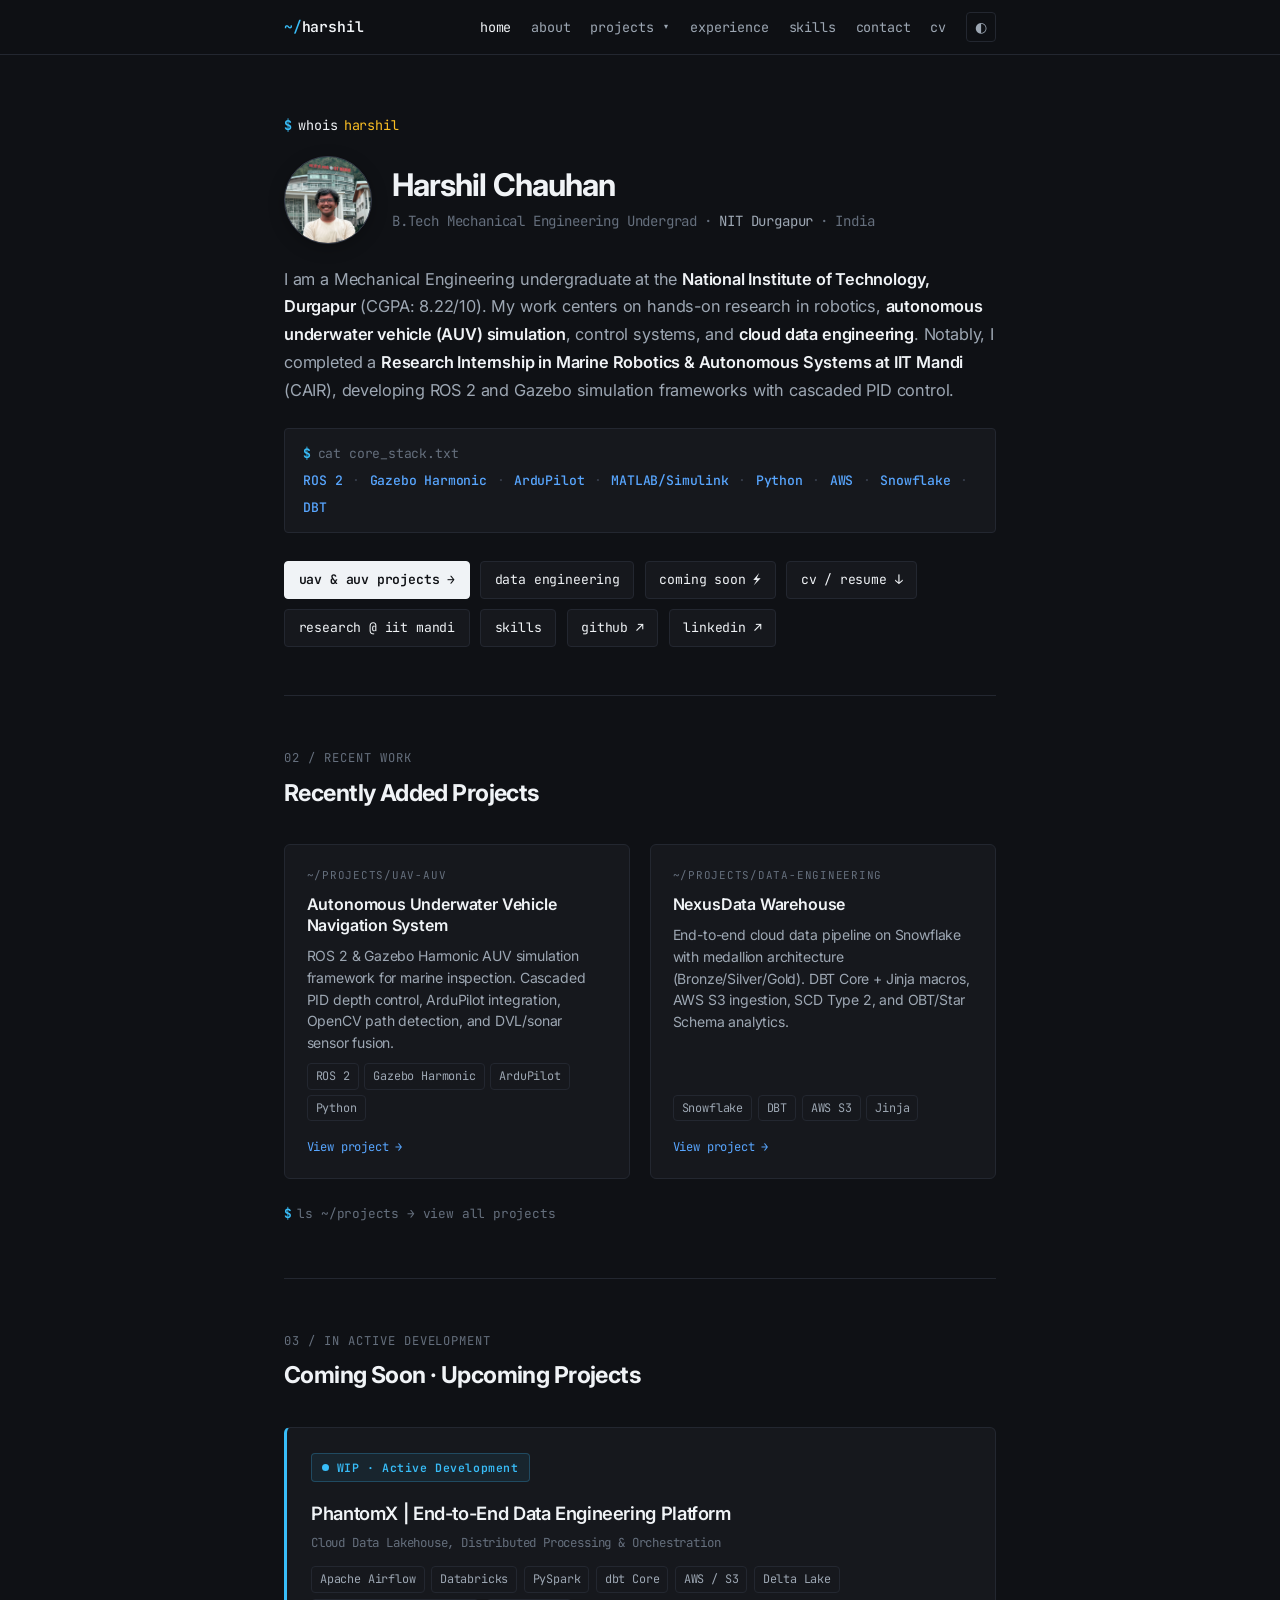
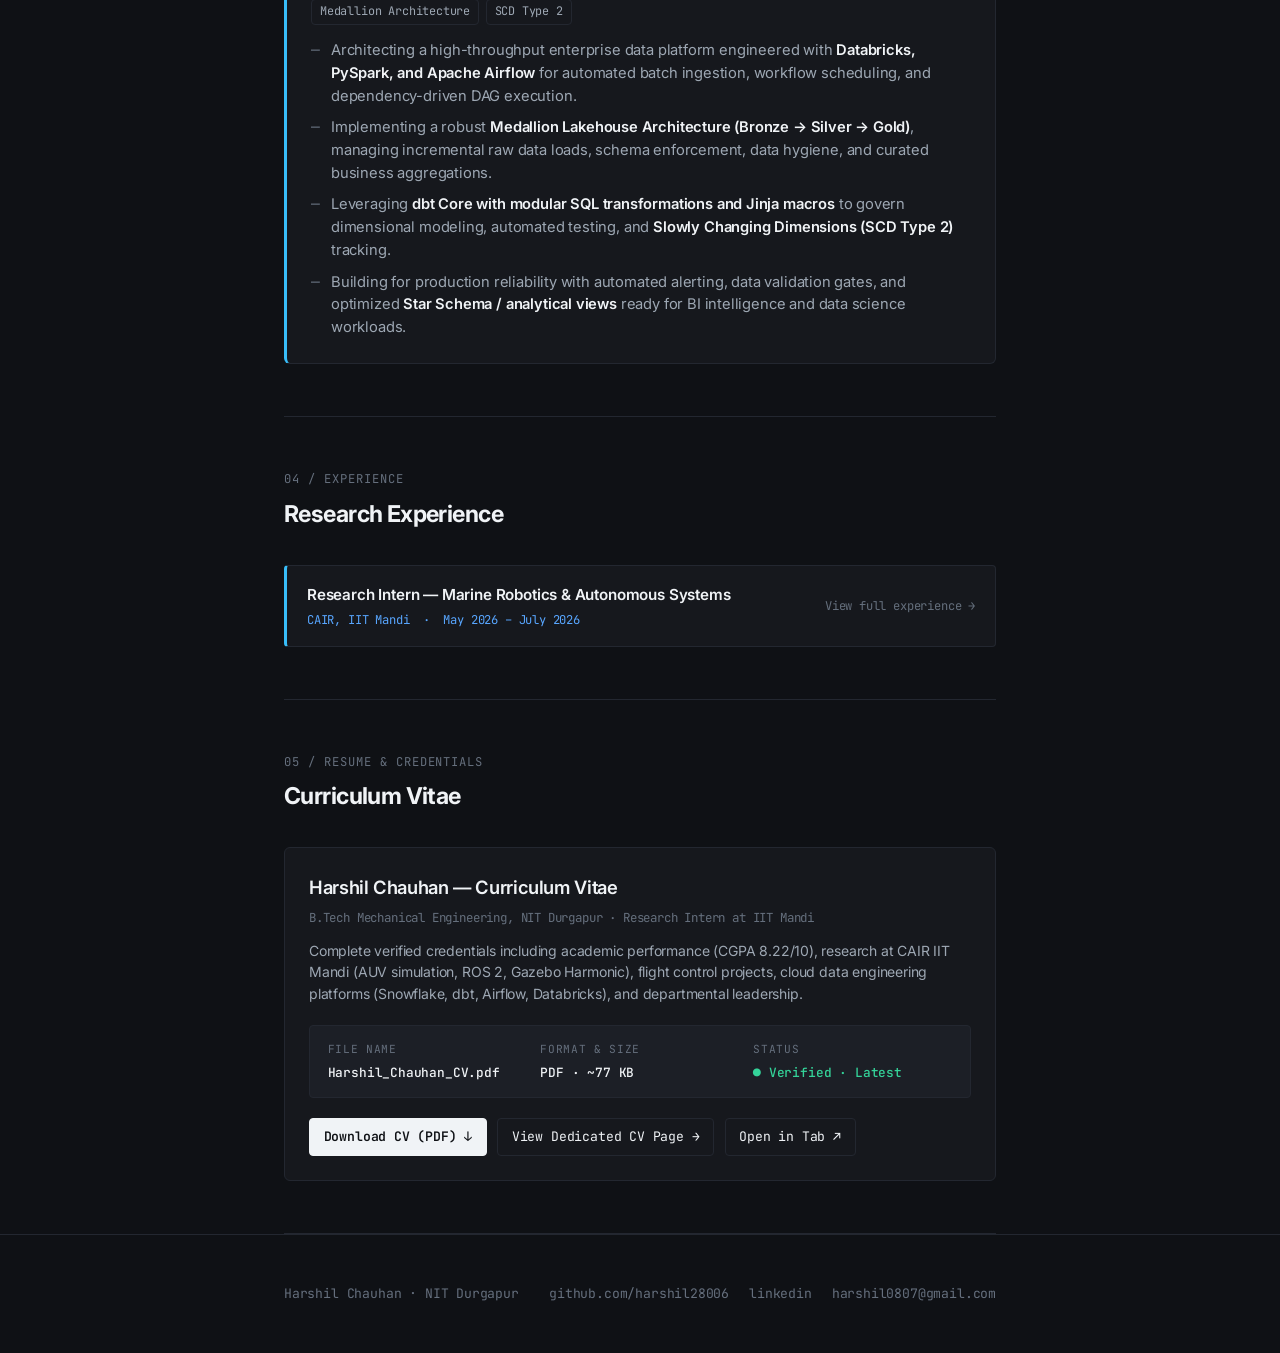
<file: index.html>
<!DOCTYPE html>
<html lang="en" data-theme="dark">

<head>
  <meta charset="UTF-8">
  <meta name="viewport" content="width=device-width, initial-scale=1.0">
  <title>Harshil Chauhan — Robotics &amp; Data Systems</title>
  <meta name="description"
    content="Harshil Chauhan — Mechanical Engineering undergraduate at NIT Durgapur. Research in AUV simulation, UAV flight control, and cloud data engineering. Research Intern at IIT Mandi.">
  <meta name="author" content="Harshil Chauhan">

  <!-- Open Graph -->
  <meta property="og:type" content="website">
  <meta property="og:title" content="Harshil Chauhan — Robotics &amp; Data Systems">
  <meta property="og:description"
    content="B.Tech Mechanical Engineering at NIT Durgapur. Research in AUV simulation, UAV flight control, and cloud data engineering (Snowflake, DBT).">
  <meta property="og:url" content="https://harshil28006.github.io/">
  <meta property="og:image" content="https://harshil28006.github.io/assets/harshil-photo.jpg">
  <meta name="twitter:card" content="summary">
  <meta name="twitter:image" content="https://harshil28006.github.io/assets/harshil-photo.jpg">

  <link rel="preconnect" href="https://fonts.googleapis.com">
  <link rel="preconnect" href="https://fonts.gstatic.com" crossorigin>
  <link
    href="https://fonts.googleapis.com/css2?family=Inter:wght@400;500;600;700&family=JetBrains+Mono:wght@400;500;600&display=swap"
    rel="stylesheet">
  <link rel="stylesheet" href="css/style.css">

  <script>
    try {
      var saved = localStorage.getItem('theme');
      if (saved) document.documentElement.dataset.theme = saved;
    } catch (e) { }
  </script>
</head>

<body>
  <a class="skip-link" href="#main">Skip to content</a>

  <!-- Navigation -->
  <nav class="navbar" aria-label="Main Navigation">
    <div class="container nav-inner">
      <a href="index.html" class="navbar-path" aria-label="Harshil Chauhan Home">
        <span class="p-tilde">~/</span><span class="p-name">harshil</span>
      </a>
      <button class="nav-mobile-toggle" id="nav-mobile-toggle" aria-label="Open navigation menu"
        aria-expanded="false">☰</button>
      <ul class="navbar-nav" id="navbar-nav" role="list">
        <li><a href="index.html" class="nav-link">home</a></li>
        <li><a href="about.html" class="nav-link">about</a></li>
        <li class="nav-dropdown">
          <button class="nav-dropdown-toggle" aria-haspopup="true" aria-expanded="false">projects ▾</button>
          <ul class="dropdown-menu" role="menu">
            <li role="none"><a href="projects/uav-auv.html" role="menuitem"><span class="dm-tilde">~/</span><span
                  class="dm-path">projects/uav-auv</span></a></li>
            <li role="none"><a href="projects/data-engineering.html" role="menuitem"><span
                  class="dm-tilde">~/</span><span class="dm-path">projects/data-engineering</span></a></li>

          </ul>
        </li>
        <li><a href="experience.html" class="nav-link">experience</a></li>
        <li><a href="skills.html" class="nav-link">skills</a></li>
        <li><a href="contact.html" class="nav-link">contact</a></li>
        <li><a href="cv.html" class="nav-link">cv</a></li>
        <li>
          <button type="button" class="theme-toggle" id="theme-toggle" aria-label="Toggle theme"
            title="Toggle theme (T)">◐</button>
        </li>
      </ul>
    </div>
  </nav>

  <main class="container" id="main">

    <!-- Hero / Profile -->
    <section class="hero" id="hero">
      <div class="cmd-line">
        <span class="cmd-dollar">$</span>
        <span class="cmd-name">whois</span>
        <span class="cmd-arg">harshil</span>
      </div>

      <div class="hero-identity">
        <picture>
          <img
            src="assets/harshil-photo.jpg"
            alt="Harshil Chauhan"
            class="hero-photo"
            width="88"
            height="88"
            loading="eager"
            decoding="async"
          />
        </picture>
        <div>
          <h1 class="hero-name">Harshil Chauhan</h1>
          <p class="hero-sub">
            <span>B.Tech Mechanical Engineering Undergrad</span>
            <span>·</span>
            <span class="highlight">NIT Durgapur</span>
            <span>·</span>
            <span>India</span>
          </p>
        </div>
      </div>

      <p class="hero-bio">
        I am a Mechanical Engineering undergraduate at the <strong>National Institute of Technology, Durgapur</strong>
        (CGPA: 8.22/10). My work centers on hands-on research in robotics, <strong>autonomous underwater vehicle (AUV)
          simulation</strong>, control systems, and <strong>cloud data engineering</strong>. Notably, I completed a
        <strong>Research Internship in Marine Robotics &amp; Autonomous Systems at IIT Mandi</strong> (CAIR), developing
        ROS 2 and Gazebo simulation frameworks with cascaded PID control.
      </p>

      <!-- Terminal-style Core Stack -->
      <div class="terminal-stack-box">
        <div class="term-header">
          <span class="cmd-dollar">$</span>
          <span>cat core_stack.txt</span>
        </div>
        <div class="term-stack-list">
          <span class="term-pill">ROS 2</span>
          <span class="term-sep">·</span>
          <span class="term-pill">Gazebo Harmonic</span>
          <span class="term-sep">·</span>
          <span class="term-pill">ArduPilot</span>
          <span class="term-sep">·</span>
          <span class="term-pill">MATLAB/Simulink</span>
          <span class="term-sep">·</span>
          <span class="term-pill">Python</span>
          <span class="term-sep">·</span>
          <span class="term-pill">AWS</span>
          <span class="term-sep">·</span>
          <span class="term-pill">Snowflake</span>
          <span class="term-sep">·</span>
          <span class="term-pill">DBT</span>
        </div>
      </div>

      <div class="cta-row">
        <a class="btn primary" href="projects/uav-auv.html">uav &amp; auv projects →</a>
        <a class="btn" href="projects/data-engineering.html">data engineering</a>
        <a class="btn" href="#upcoming-projects">coming soon ⚡</a>
        <a class="btn" href="cv.html">cv / resume ↓</a>
        <a class="btn" href="experience.html">research @ iit mandi</a>
        <a class="btn" href="skills.html">skills</a>
        <a class="btn" href="https://github.com/harshil28006" target="_blank" rel="noopener">github ↗</a>
        <a class="btn" href="https://linkedin.com/in/harshil-nitdurgapur" target="_blank" rel="noopener">linkedin ↗</a>
      </div>
    </section>

    <!-- Recently Added Projects -->
    <section class="section" id="recent-projects">
      <div class="section-head">
        <span class="section-label">02 / Recent Work</span>
        <h2 class="section-title">Recently Added Projects</h2>
      </div>

      <div class="recent-projects-grid">
        <!-- Card 1: AUV Navigation -->
        <a class="project-card" href="projects/uav-auv.html">
          <span class="project-card-label">~/projects/uav-auv</span>
          <h3 class="project-card-title">Autonomous Underwater Vehicle Navigation System</h3>
          <p class="project-card-desc">
            ROS 2 &amp; Gazebo Harmonic AUV simulation framework for marine inspection. Cascaded PID depth control,
            ArduPilot integration, OpenCV path detection, and DVL/sonar sensor fusion.
          </p>
          <div class="project-card-tags">
            <span class="tech-tag">ROS 2</span>
            <span class="tech-tag">Gazebo Harmonic</span>
            <span class="tech-tag">ArduPilot</span>
            <span class="tech-tag">Python</span>
          </div>
          <span class="project-card-cta">View project →</span>
        </a>

        <!-- Card 2: NexusData Warehouse -->
        <a class="project-card" href="projects/data-engineering.html">
          <span class="project-card-label">~/projects/data-engineering</span>
          <h3 class="project-card-title">NexusData Warehouse</h3>
          <p class="project-card-desc">
            End-to-end cloud data pipeline on Snowflake with medallion architecture (Bronze/Silver/Gold). DBT Core +
            Jinja macros, AWS S3 ingestion, SCD Type 2, and OBT/Star Schema analytics.
          </p>
          <div class="project-card-tags">
            <span class="tech-tag">Snowflake</span>
            <span class="tech-tag">DBT</span>
            <span class="tech-tag">AWS S3</span>
            <span class="tech-tag">Jinja</span>
          </div>
          <span class="project-card-cta">View project →</span>
        </a>
      </div>

      <a class="section-viewall" href="projects/uav-auv.html">
        <span class="cmd-dollar">$</span> ls ~/projects → view all projects
      </a>
    </section>

    <!-- Coming Soon / In Active Development -->
    <section class="section" id="upcoming-projects">
      <div class="section-head">
        <span class="section-label">03 / In Active Development</span>
        <h2 class="section-title">Coming Soon · Upcoming Projects</h2>
      </div>

      <div class="upcoming-project-item">
        <div class="project-header">
          <div>
            <div class="upcoming-badge">
              <span class="status-pulsing-dot pulse-cyan"></span>
              <span>WIP · Active Development</span>
            </div>
            <h3 class="project-title" style="margin-top: 0.5rem;">PhantomX | End-to-End Data Engineering Platform</h3>
            <span class="project-tagline">Cloud Data Lakehouse, Distributed Processing &amp; Orchestration</span>
          </div>
        </div>

        <div class="tech-tag-row" style="margin-top: 0.75rem;">
          <span class="tech-tag">Apache Airflow</span>
          <span class="tech-tag">Databricks</span>
          <span class="tech-tag">PySpark</span>
          <span class="tech-tag">dbt Core</span>
          <span class="tech-tag">AWS / S3</span>
          <span class="tech-tag">Delta Lake</span>
          <span class="tech-tag">Medallion Architecture</span>
          <span class="tech-tag">SCD Type 2</span>
        </div>

        <ul class="achievements-list" style="margin-top: 0.85rem;">
          <li>
            Architecting a high-throughput enterprise data platform engineered with <strong>Databricks, PySpark, and
              Apache Airflow</strong> for automated batch ingestion, workflow scheduling, and dependency-driven DAG
            execution.
          </li>
          <li>
            Implementing a robust <strong>Medallion Lakehouse Architecture (Bronze → Silver → Gold)</strong>, managing
            incremental raw data loads, schema enforcement, data hygiene, and curated business aggregations.
          </li>
          <li>
            Leveraging <strong>dbt Core with modular SQL transformations and Jinja macros</strong> to govern dimensional
            modeling, automated testing, and <strong>Slowly Changing Dimensions (SCD Type 2)</strong> tracking.
          </li>
          <li>
            Building for production reliability with automated alerting, data validation gates, and optimized
            <strong>Star Schema / analytical views</strong> ready for BI intelligence and data science workloads.
          </li>
        </ul>
      </div>
    </section>

    <!-- Experience Teaser -->
    <section class="section" id="experience-teaser">
      <div class="section-head">
        <span class="section-label">04 / Experience</span>
        <h2 class="section-title">Research Experience</h2>
      </div>

      <a class="exp-teaser" href="experience.html">
        <div>
          <div class="exp-teaser-role">Research Intern — Marine Robotics &amp; Autonomous Systems</div>
          <div class="exp-teaser-org">CAIR, IIT Mandi &nbsp;·&nbsp; May 2026 – July 2026</div>
        </div>
        <span class="exp-teaser-cta">View full experience →</span>
      </a>
    </section>

    <!-- Curriculum Vitae Section -->
    <section class="section" id="cv">
      <div class="section-head">
        <span class="section-label">05 / Resume &amp; Credentials</span>
        <h2 class="section-title">Curriculum Vitae</h2>
      </div>

      <div class="cv-card">
        <div class="project-header">
          <div>
            <h3 class="project-title">Harshil Chauhan — Curriculum Vitae</h3>
            <span class="project-tagline">B.Tech Mechanical Engineering, NIT Durgapur · Research Intern at IIT
              Mandi</span>
          </div>
        </div>

        <p class="project-card-desc" style="margin-top: 0.5rem;">
          Complete verified credentials including academic performance (CGPA 8.22/10), research at CAIR IIT Mandi (AUV
          simulation, ROS 2, Gazebo Harmonic), flight control projects, cloud data engineering platforms (Snowflake,
          dbt, Airflow, Databricks), and departmental leadership.
        </p>

        <div class="cv-meta-grid">
          <div class="cv-meta-item">
            <span class="cv-meta-label">File Name</span>
            <span class="cv-meta-value">Harshil_Chauhan_CV.pdf</span>
          </div>
          <div class="cv-meta-item">
            <span class="cv-meta-label">Format &amp; Size</span>
            <span class="cv-meta-value">PDF · ~77 KB</span>
          </div>
          <div class="cv-meta-item">
            <span class="cv-meta-label">Status</span>
            <span class="cv-meta-value" style="color: var(--accent-green);">● Verified · Latest</span>
          </div>
        </div>

        <div class="cta-row" style="margin-top: 1rem;">
          <a class="btn primary" href="assets/Harshil_Chauhan_CV.pdf" download="Harshil_Chauhan_CV.pdf">
            Download CV (PDF) ↓
          </a>
          <a class="btn" href="cv.html">
            View Dedicated CV Page →
          </a>
          <a class="btn" href="assets/Harshil_Chauhan_CV.pdf" target="_blank" rel="noopener">
            Open in Tab ↗
          </a>
        </div>
      </div>
    </section>

  </main>

  <!-- Footer -->
  <footer class="site-footer">
    <div class="container footer-inner">
      <div>
        <span>Harshil Chauhan</span> · <span>NIT Durgapur</span>
      </div>
      <nav class="footer-nav" aria-label="Footer Navigation">
        <a href="https://github.com/harshil28006" target="_blank" rel="noopener">github.com/harshil28006</a>
        <a href="https://linkedin.com/in/harshil-nitdurgapur" target="_blank" rel="noopener">linkedin</a>
        <a href="mailto:harshil0807@gmail.com">harshil0807@gmail.com</a>
      </nav>
    </div>
  </footer>

  <script src="js/analytics.js"></script>
  <script src="js/main.js"></script>
</body>

</html>
</file>
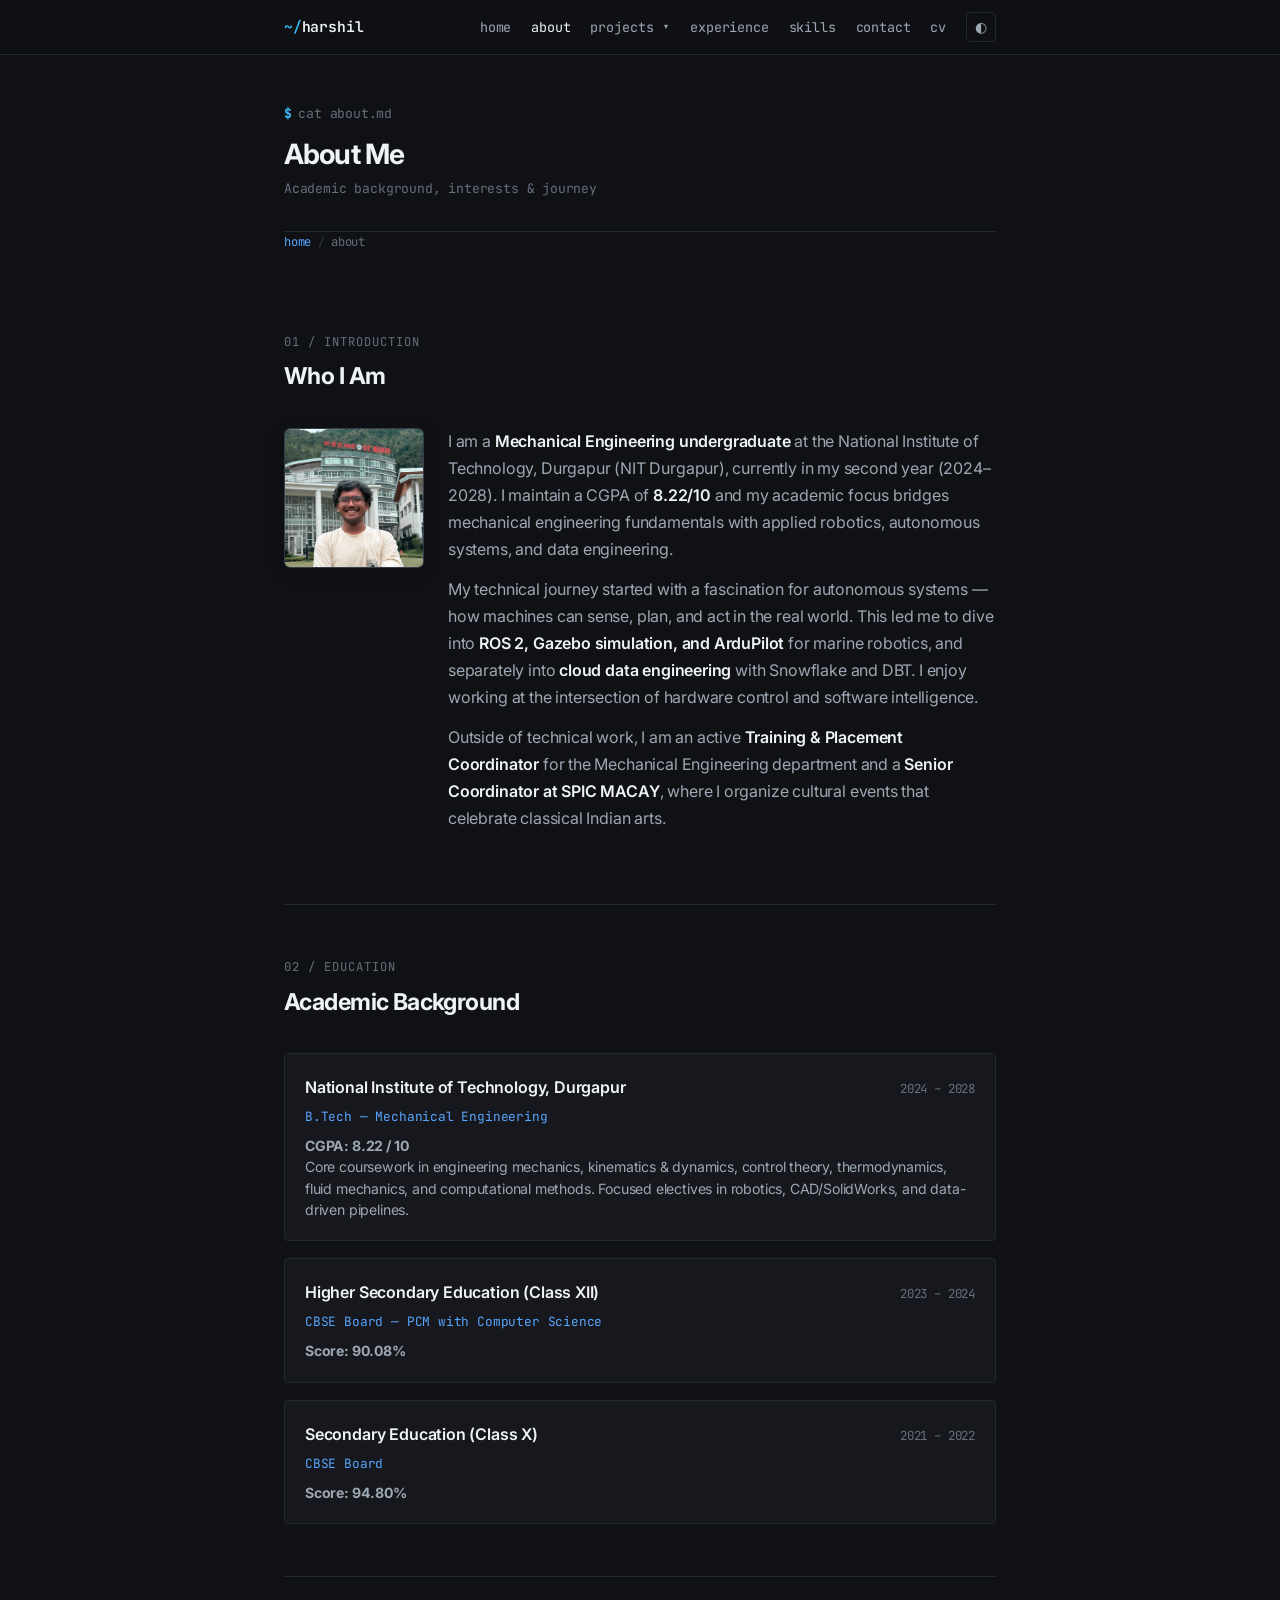
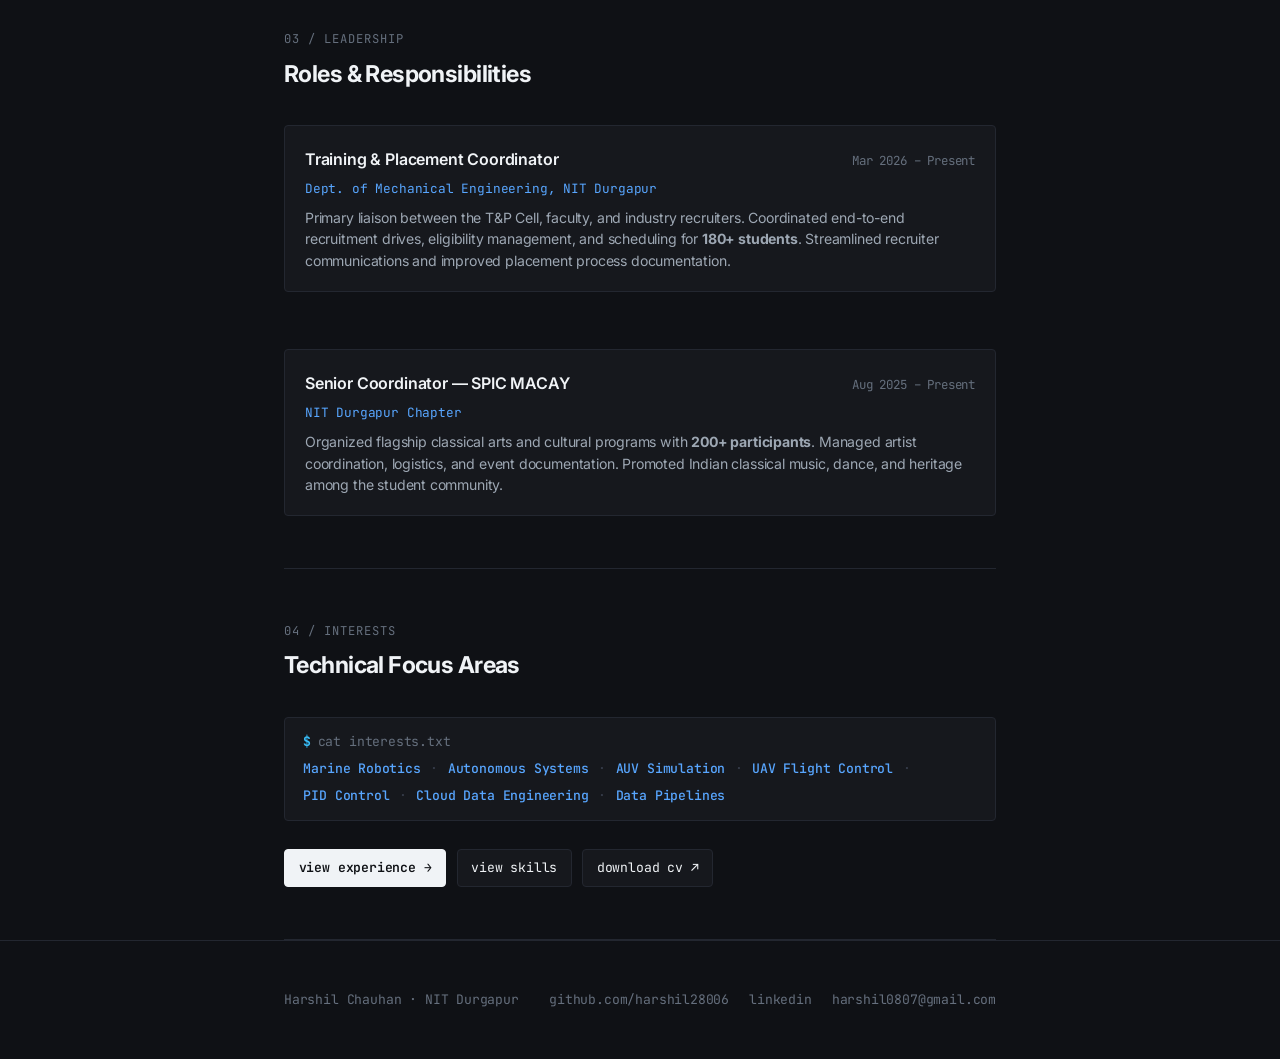
<file: about.html>
<!DOCTYPE html>
<html lang="en" data-theme="dark">

<head>
  <meta charset="UTF-8">
  <meta name="viewport" content="width=device-width, initial-scale=1.0">
  <title>About — Harshil Chauhan</title>
  <meta name="description"
    content="About Harshil Chauhan — B.Tech Mechanical Engineering at NIT Durgapur. Academic background, technical interests, and leadership roles.">
  <meta name="author" content="Harshil Chauhan">

  <!-- Open Graph -->
  <meta property="og:type" content="profile">
  <meta property="og:title" content="About — Harshil Chauhan">
  <meta property="og:description" content="About Harshil Chauhan — B.Tech Mechanical Engineering at NIT Durgapur. Academic background, technical interests, and leadership roles.">
  <meta property="og:url" content="https://harshil28006.github.io/about.html">
  <meta property="og:image" content="https://harshil28006.github.io/assets/harshil-photo.jpg">
  <meta name="twitter:card" content="summary">
  <meta name="twitter:image" content="https://harshil28006.github.io/assets/harshil-photo.jpg">

  <link rel="preconnect" href="https://fonts.googleapis.com">
  <link rel="preconnect" href="https://fonts.gstatic.com" crossorigin>
  <link
    href="https://fonts.googleapis.com/css2?family=Inter:wght@400;500;600;700&family=JetBrains+Mono:wght@400;500;600&display=swap"
    rel="stylesheet">
  <link rel="stylesheet" href="css/style.css">

  <script>
    try {
      var saved = localStorage.getItem('theme');
      if (saved) document.documentElement.dataset.theme = saved;
    } catch (e) { }
  </script>
</head>

<body>
  <a class="skip-link" href="#main">Skip to content</a>

  <!-- Navigation -->
  <nav class="navbar" aria-label="Main Navigation">
    <div class="container nav-inner">
      <a href="index.html" class="navbar-path" aria-label="Harshil Chauhan Home">
        <span class="p-tilde">~/</span><span class="p-name">harshil</span>
      </a>
      <button class="nav-mobile-toggle" id="nav-mobile-toggle" aria-label="Open navigation menu"
        aria-expanded="false">☰</button>
      <ul class="navbar-nav" id="navbar-nav" role="list">
        <li><a href="index.html" class="nav-link">home</a></li>
        <li><a href="about.html" class="nav-link">about</a></li>
        <li class="nav-dropdown">
          <button class="nav-dropdown-toggle" aria-haspopup="true" aria-expanded="false">projects ▾</button>
          <ul class="dropdown-menu" role="menu">
            <li role="none"><a href="projects/uav-auv.html" role="menuitem"><span class="dm-tilde">~/</span><span
                  class="dm-path">projects/uav-auv</span></a></li>
            <li role="none"><a href="projects/data-engineering.html" role="menuitem"><span
                  class="dm-tilde">~/</span><span class="dm-path">projects/data-engineering</span></a></li>
          </ul>
        </li>
        <li><a href="experience.html" class="nav-link">experience</a></li>
        <li><a href="skills.html" class="nav-link">skills</a></li>
        <li><a href="contact.html" class="nav-link">contact</a></li>
        <li><a href="cv.html" class="nav-link">cv</a></li>
        <li>
          <button type="button" class="theme-toggle" id="theme-toggle" aria-label="Toggle theme"
            title="Toggle theme (T)">◐</button>
        </li>
      </ul>
    </div>
  </nav>

  <main class="container" id="main">

    <!-- Page Hero -->
    <div class="page-hero">
      <div class="page-hero-cmd">
        <span class="cmd-dollar">$</span>
        <span>cat about.md</span>
      </div>
      <h1 class="page-hero-title">About Me</h1>
      <p class="page-hero-sub">Academic background, interests &amp; journey</p>
    </div>

    <!-- Breadcrumb -->
    <nav class="breadcrumb" aria-label="Breadcrumb">
      <a href="index.html">home</a>
      <span class="breadcrumb-sep">/</span>
      <span>about</span>
    </nav>

    <!-- Bio -->
    <section class="section" id="bio">
      <div class="section-head">
        <span class="section-label">01 / Introduction</span>
        <h2 class="section-title">Who I Am</h2>
      </div>

      <div class="bio-layout">
        <div class="bio-photo">
          <img src="assets/harshil-photo.jpg" alt="Harshil Chauhan" loading="eager" />
        </div>
        <div class="bio-text">
          <p class="about-bio">
            I am a <strong>Mechanical Engineering undergraduate</strong> at the National Institute of Technology, Durgapur
            (NIT Durgapur), currently in my second year (2024–2028). I maintain a CGPA of <strong>8.22/10</strong> and my
            academic focus bridges mechanical engineering fundamentals with applied robotics, autonomous systems, and data
            engineering.
          </p>
          <p class="about-bio">
            My technical journey started with a fascination for autonomous systems — how machines can sense, plan, and act
            in the real world. This led me to dive into <strong>ROS 2, Gazebo simulation, and ArduPilot</strong> for marine
            robotics, and separately into <strong>cloud data engineering</strong> with Snowflake and DBT. I enjoy working at
            the intersection of hardware control and software intelligence.
          </p>
          <p class="about-bio">
            Outside of technical work, I am an active <strong>Training &amp; Placement Coordinator</strong> for the
            Mechanical Engineering department and a <strong>Senior Coordinator at SPIC MACAY</strong>, where I organize
            cultural events that celebrate classical Indian arts.
          </p>
        </div>
      </div>
    </section>

    <!-- Education -->
    <section class="section" id="education">
      <div class="section-head">
        <span class="section-label">02 / Education</span>
        <h2 class="section-title">Academic Background</h2>
      </div>

      <div class="edu-card">
        <div class="edu-card-head">
          <h3 class="edu-card-name">National Institute of Technology, Durgapur</h3>
          <span class="edu-card-date">2024 – 2028</span>
        </div>
        <p class="edu-card-sub">B.Tech — Mechanical Engineering</p>
        <p class="edu-card-desc">
          <strong>CGPA: 8.22 / 10</strong><br>
          Core coursework in engineering mechanics, kinematics &amp; dynamics, control theory, thermodynamics, fluid
          mechanics, and computational methods. Focused electives in robotics, CAD/SolidWorks, and data-driven
          pipelines.
        </p>
      </div>

      <div class="edu-card">
        <div class="edu-card-head">
          <h3 class="edu-card-name">Higher Secondary Education (Class XII)</h3>
          <span class="edu-card-date">2023 – 2024</span>
        </div>
        <p class="edu-card-sub">CBSE Board — PCM with Computer Science</p>
        <p class="edu-card-desc">
          <strong>Score: 90.08%</strong>
        </p>
      </div>

      <div class="edu-card">
        <div class="edu-card-head">
          <h3 class="edu-card-name">Secondary Education (Class X)</h3>
          <span class="edu-card-date">2021 – 2022</span>
        </div>
        <p class="edu-card-sub">CBSE Board</p>
        <p class="edu-card-desc">
          <strong>Score: 94.80%</strong>
        </p>
      </div>
    </section>

    <!-- Leadership -->
    <section class="section" id="leadership">
      <div class="section-head">
        <span class="section-label">03 / Leadership</span>
        <h2 class="section-title">Roles &amp; Responsibilities</h2>
      </div>

      <div class="project-group">
        <div class="edu-card">
          <div class="edu-card-head">
            <h3 class="edu-card-name">Training &amp; Placement Coordinator</h3>
            <span class="edu-card-date">Mar 2026 – Present</span>
          </div>
          <p class="edu-card-sub">Dept. of Mechanical Engineering, NIT Durgapur</p>
          <p class="edu-card-desc">
            Primary liaison between the T&amp;P Cell, faculty, and industry recruiters. Coordinated end-to-end
            recruitment drives, eligibility management, and scheduling for <strong>180+ students</strong>. Streamlined
            recruiter communications and improved placement process documentation.
          </p>
        </div>

        <div class="edu-card">
          <div class="edu-card-head">
            <h3 class="edu-card-name">Senior Coordinator — SPIC MACAY</h3>
            <span class="edu-card-date">Aug 2025 – Present</span>
          </div>
          <p class="edu-card-sub">NIT Durgapur Chapter</p>
          <p class="edu-card-desc">
            Organized flagship classical arts and cultural programs with <strong>200+ participants</strong>. Managed
            artist coordination, logistics, and event documentation. Promoted Indian classical music, dance, and
            heritage among the student community.
          </p>
        </div>
      </div>
    </section>

    <!-- Technical Interests -->
    <section class="section" id="interests">
      <div class="section-head">
        <span class="section-label">04 / Interests</span>
        <h2 class="section-title">Technical Focus Areas</h2>
      </div>

      <div class="terminal-stack-box">
        <div class="term-header">
          <span class="cmd-dollar">$</span>
          <span>cat interests.txt</span>
        </div>
        <div class="term-stack-list">
          <span class="term-pill">Marine Robotics</span>
          <span class="term-sep">·</span>
          <span class="term-pill">Autonomous Systems</span>
          <span class="term-sep">·</span>
          <span class="term-pill">AUV Simulation</span>
          <span class="term-sep">·</span>
          <span class="term-pill">UAV Flight Control</span>
          <span class="term-sep">·</span>
          <span class="term-pill">PID Control</span>
          <span class="term-sep">·</span>
          <span class="term-pill">Cloud Data Engineering</span>
          <span class="term-sep">·</span>
          <span class="term-pill">Data Pipelines</span>
        </div>
      </div>

      <div class="cta-row" style="margin-top: 1.5rem;">
        <a class="btn primary" href="experience.html">view experience →</a>
        <a class="btn" href="skills.html">view skills</a>
        <a class="btn" href="assets/Harshil_Chauhan_CV.pdf" target="_blank" rel="noopener">download cv ↗</a>
      </div>
    </section>

  </main>

  <!-- Footer -->
  <footer class="site-footer">
    <div class="container footer-inner">
      <div>
        <span>Harshil Chauhan</span> · <span>NIT Durgapur</span>
      </div>
      <nav class="footer-nav" aria-label="Footer Navigation">
        <a href="https://github.com/harshil28006" target="_blank" rel="noopener">github.com/harshil28006</a>
        <a href="https://linkedin.com/in/harshil-nitdurgapur" target="_blank" rel="noopener">linkedin</a>
        <a href="mailto:harshil0807@gmail.com">harshil0807@gmail.com</a>
      </nav>
    </div>
  </footer>

  <script src="js/analytics.js"></script>
  <script src="js/main.js"></script>
</body>

</html>
</file>
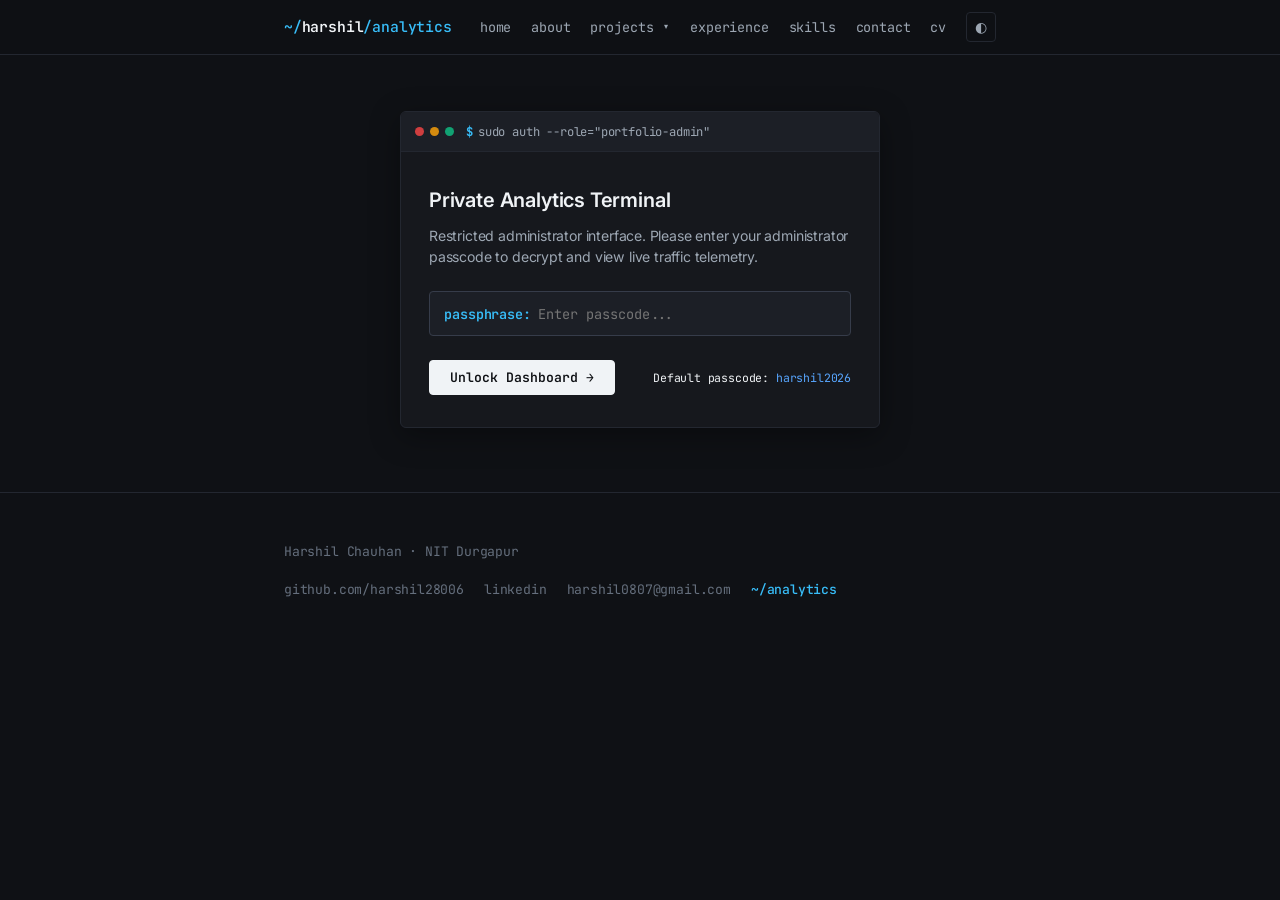
<file: analytics.html>
<!DOCTYPE html>
<html lang="en" data-theme="dark">
<head>
  <meta charset="UTF-8">
  <meta name="viewport" content="width=device-width, initial-scale=1.0">
  <title>Portfolio Analytics — Harshil Chauhan</title>
  <meta name="robots" content="noindex, nofollow">
  <meta name="description" content="Private terminal analytics dashboard for Harshil Chauhan's portfolio.">

  <link rel="preconnect" href="https://fonts.googleapis.com">
  <link rel="preconnect" href="https://fonts.gstatic.com" crossorigin>
  <link href="https://fonts.googleapis.com/css2?family=Inter:wght@400;500;600;700&family=JetBrains+Mono:wght@400;500;600&display=swap" rel="stylesheet">
  <link rel="stylesheet" href="css/style.css">

  <script>
    try {
      var saved = localStorage.getItem('theme');
      if (saved) document.documentElement.dataset.theme = saved;
    } catch(e) {}
  </script>
</head>
<body>
  <a class="skip-link" href="#main">Skip to content</a>

  <!-- Navigation -->
  <nav class="navbar" aria-label="Main Navigation">
    <div class="container nav-inner">
      <a href="index.html" class="navbar-path" aria-label="Harshil Chauhan Home">
        <span class="p-tilde">~/</span><span class="p-name">harshil</span><span class="p-tilde">/analytics</span>
      </a>
      <button class="nav-mobile-toggle" id="nav-mobile-toggle" aria-label="Open navigation menu" aria-expanded="false">☰</button>
      <ul class="navbar-nav" id="navbar-nav" role="list">
        <li><a href="index.html" class="nav-link">home</a></li>
        <li><a href="about.html" class="nav-link">about</a></li>
        <li class="nav-dropdown">
          <button class="nav-dropdown-toggle" aria-haspopup="true" aria-expanded="false">projects ▾</button>
          <ul class="dropdown-menu" role="menu">
            <li role="none"><a href="projects/uav-auv.html" role="menuitem"><span class="dm-tilde">~/</span><span class="dm-path">projects/uav-auv</span></a></li>
            <li role="none"><a href="projects/data-engineering.html" role="menuitem"><span class="dm-tilde">~/</span><span class="dm-path">projects/data-engineering</span></a></li>
          </ul>
        </li>
        <li><a href="experience.html" class="nav-link">experience</a></li>
        <li><a href="skills.html" class="nav-link">skills</a></li>
        <li><a href="contact.html" class="nav-link">contact</a></li>
        <li><a href="cv.html" class="nav-link">cv</a></li>
        <li>
          <button type="button" class="theme-toggle" id="theme-toggle" aria-label="Toggle theme" title="Toggle theme (T)">◐</button>
        </li>
      </ul>
    </div>
  </nav>

  <main class="container" id="main" style="max-width: 900px;">

    <!-- ==================================================================== -->
    <!-- 1. AUTHENTICATION GATE (Restricted Access)                          -->
    <!-- ==================================================================== -->
    <div id="auth-screen" class="auth-card" style="margin-top: 3.5rem;">
      <div class="video-showcase-header">
        <div class="video-window-controls" aria-hidden="true">
          <span class="control-dot dot-red"></span>
          <span class="control-dot dot-yellow"></span>
          <span class="control-dot dot-green"></span>
        </div>
        <div class="video-showcase-title">
          <span class="cmd-dollar">$</span>
          <span>sudo auth --role="portfolio-admin"</span>
        </div>
      </div>

      <div style="padding: 2rem 1.75rem;">
        <h2 style="font-size: 1.25rem; font-weight: 600; margin-bottom: 0.5rem; color: var(--text-primary);">
          Private Analytics Terminal
        </h2>
        <p style="font-size: 0.88rem; color: var(--text-secondary); line-height: 1.5; margin-bottom: 1.5rem;">
          Restricted administrator interface. Please enter your administrator passcode to decrypt and view live traffic telemetry.
        </p>

        <form id="auth-form" style="display: flex; flex-direction: column; gap: 1rem;">
          <div style="font-family: var(--font-mono); font-size: 0.84rem; display: flex; align-items: center; gap: 0.5rem; background: var(--bg-subtle); border: 1px solid var(--border-hover); padding: 0.65rem 0.9rem; border-radius: var(--radius-sm);">
            <span style="color: var(--accent-cyan); font-weight: 600;">passphrase:</span>
            <input
              type="password"
              id="auth-password"
              placeholder="Enter passcode..."
              required
              autocomplete="current-password"
              style="background: transparent; border: none; color: var(--text-primary); font-family: var(--font-mono); font-size: 0.85rem; width: 100%; outline: none;"
            />
          </div>

          <div id="auth-error" style="display: none; font-family: var(--font-mono); font-size: 0.78rem; color: #ef4444;"></div>

          <div style="display: flex; align-items: center; justify-content: space-between; flex-wrap: wrap; gap: 0.75rem; margin-top: 0.5rem;">
            <button type="submit" class="btn primary" style="padding: 0.5rem 1.25rem;">
              Unlock Dashboard →
            </button>
            <span class="text-muted" style="font-family: var(--font-mono); font-size: 0.72rem;">
              Default passcode: <code style="color: var(--text-code);">harshil2026</code>
            </span>
          </div>
        </form>
      </div>
    </div>

    <!-- ==================================================================== -->
    <!-- 2. MAIN ANALYTICS DASHBOARD (Visible After Auth)                    -->
    <!-- ==================================================================== -->
    <div id="dashboard-content" style="display: none; padding-top: 2rem; padding-bottom: 3.5rem;">

      <!-- Dashboard Terminal Header Bar -->
      <div class="dash-top-bar">
        <div>
          <div class="cmd-line" style="margin-bottom: 0.35rem;">
            <span class="cmd-dollar">$</span>
            <span class="cmd-name">portfolio_analytics</span>
            <span class="cmd-arg">--view=live --telemetry=stream</span>
          </div>
          <div style="display: flex; align-items: center; gap: 0.85rem; flex-wrap: wrap;">
            <span class="upcoming-badge" style="margin-bottom: 0;">
              <span class="status-pulsing-dot pulse-cyan"></span>
              <span>LIVE TELEMETRY STREAM</span>
            </span>
            <span class="text-muted" style="font-family: var(--font-mono); font-size: 0.74rem;">
              Synced at <span id="dash-last-updated">--:--:--</span>
            </span>
          </div>
        </div>

        <!-- Action Tools -->
        <div style="display: flex; align-items: center; gap: 0.5rem; flex-wrap: wrap;">
          <div class="dash-range-group" role="group" aria-label="Time range selector">
            <button type="button" class="dash-chip" data-range="7">7D</button>
            <button type="button" class="dash-chip active" data-range="30">30D</button>
            <button type="button" class="dash-chip" data-range="all">All</button>
          </div>
          <button type="button" class="btn" id="btn-refresh-dash" title="Refresh metrics" style="padding: 0.35rem 0.65rem;">
            ↻ Refresh
          </button>
          <button type="button" class="btn" id="btn-logout" title="Lock dashboard" style="padding: 0.35rem 0.65rem;">
            🔒 Lock
          </button>
        </div>
      </div>

      <!-- KPI Stat Cards Grid -->
      <div class="dash-kpi-grid">
        <div class="dash-kpi-card">
          <div class="dash-kpi-label">Unique Visitors</div>
          <div class="dash-kpi-value" id="metric-visitors">0</div>
          <div class="dash-kpi-sub"><span style="color: var(--accent-green);">↑ +18.4%</span> vs last period</div>
        </div>

        <div class="dash-kpi-card">
          <div class="dash-kpi-label">Total Pageviews</div>
          <div class="dash-kpi-value" id="metric-pageviews">0</div>
          <div class="dash-kpi-sub">Across portfolio pages</div>
        </div>

        <div class="dash-kpi-card">
          <div class="dash-kpi-label">Active Sessions Now</div>
          <div class="dash-kpi-value" style="color: var(--accent-cyan); display: flex; align-items: center; gap: 0.5rem;">
            <span class="status-pulsing-dot pulse-cyan" style="display: inline-block;"></span>
            <span id="metric-active">1</span>
          </div>
          <div class="dash-kpi-sub">Real-time pulse</div>
        </div>

        <div class="dash-kpi-card">
          <div class="dash-kpi-label">Avg Session Duration</div>
          <div class="dash-kpi-value" id="metric-duration">0m 00s</div>
          <div class="dash-kpi-sub">Active engagement time</div>
        </div>

        <div class="dash-kpi-card">
          <div class="dash-kpi-label">Engagement Rate</div>
          <div class="dash-kpi-value" style="color: var(--accent-green);" id="metric-engagement">0%</div>
          <div class="dash-kpi-sub">Interaction benchmark</div>
        </div>

        <div class="dash-kpi-card">
          <div class="dash-kpi-label">Resume Downloads</div>
          <div class="dash-kpi-value" style="color: var(--accent-amber);" id="metric-cv-downloads">0</div>
          <div class="dash-kpi-sub">Harshil_Chauhan_CV.pdf</div>
        </div>

        <div class="dash-kpi-card">
          <div class="dash-kpi-label">GitHub Clicks</div>
          <div class="dash-kpi-value" style="color: var(--text-code);" id="metric-github-clicks">0</div>
          <div class="dash-kpi-sub">Repo &amp; Code navigations</div>
        </div>
      </div>

      <!-- Traffic Trend Chart Section -->
      <div class="dash-chart-card">
        <div class="dash-card-header">
          <div class="dash-card-title">
            <span class="cmd-dollar">$</span>
            <span>view_traffic_trend --granularity=daily</span>
          </div>
          <span class="dash-card-badge">Daily Visitor Activity</span>
        </div>
        <div id="traffic-chart" style="padding: 1rem 0.5rem 0.5rem; width: 100%;">
          <!-- Rendered via SVG in dashboard.js -->
        </div>
      </div>

      <!-- Two-Column Breakdown: Sources & Geography -->
      <div class="two-col-grid" style="margin-top: 1.5rem;">
        <!-- Traffic Acquisition Sources -->
        <div class="dash-card">
          <div class="dash-card-header">
            <div class="dash-card-title">
              <span class="cmd-dollar">$</span>
              <span>cat /var/log/traffic_sources.txt</span>
            </div>
          </div>
          <div id="sources-list" style="padding: 1rem;">
            <!-- Rendered in dashboard.js -->
          </div>
        </div>

        <!-- Visitor Geography -->
        <div class="dash-card">
          <div class="dash-card-header">
            <div class="dash-card-title">
              <span class="cmd-dollar">$</span>
              <span>geoiplookup --distribution</span>
            </div>
          </div>
          <div id="countries-list" style="padding: 1rem;">
            <!-- Rendered in dashboard.js -->
          </div>
        </div>
      </div>

      <!-- Most Popular Pages & Projects Table -->
      <div class="dash-card" style="margin-top: 1.5rem;">
        <div class="dash-card-header">
          <div class="dash-card-title">
            <span class="cmd-dollar">$</span>
            <span>sort -rn --key=pageviews /var/log/pages.log</span>
          </div>
          <span class="dash-card-badge">Top Projects &amp; Pages</span>
        </div>
        <div style="overflow-x: auto; padding: 0.5rem 1rem 1rem;">
          <table class="dash-table">
            <thead>
              <tr>
                <th style="width: 50px;">Rank</th>
                <th>Page / Project Name</th>
                <th class="text-right">Views</th>
              </tr>
            </thead>
            <tbody id="pages-table-body">
              <!-- Rendered via dashboard.js -->
            </tbody>
          </table>
        </div>
      </div>

      <!-- Devices & Platform Distribution -->
      <div class="dash-card" style="margin-top: 1.5rem;">
        <div class="dash-card-header">
          <div class="dash-card-title">
            <span class="cmd-dollar">$</span>
            <span>uname -a --client-devices</span>
          </div>
          <span class="dash-card-badge">Hardware &amp; Platforms</span>
        </div>
        <div id="devices-breakdown" class="device-chips-row" style="padding: 1.25rem;">
          <!-- Rendered in dashboard.js -->
        </div>
      </div>

      <!-- Real-Time Event Log Stream -->
      <div class="dash-card" style="margin-top: 1.5rem;">
        <div class="dash-card-header">
          <div class="dash-card-title">
            <span class="cmd-dollar">$</span>
            <span>tail -f /var/log/portfolio_interactions.log</span>
          </div>
          <div class="dash-filter-chips">
            <button type="button" class="chip-btn active" data-filter="all">All</button>
            <button type="button" class="chip-btn" data-filter="resume">Resume</button>
            <button type="button" class="chip-btn" data-filter="github">GitHub</button>
            <button type="button" class="chip-btn" data-filter="project">Projects</button>
          </div>
        </div>

        <div class="dash-log-feed" id="event-log-container">
          <!-- Rendered dynamically in dashboard.js -->
        </div>
      </div>

      <!-- Google Analytics 4 Cloud Sync & Export Section -->
      <div class="dash-card" style="margin-top: 1.5rem;">
        <div class="dash-card-header">
          <div class="dash-card-title">
            <span class="cmd-dollar">$</span>
            <span>config --service="google_analytics_4"</span>
          </div>
          <span class="dash-card-badge">Cloud Sync Settings</span>
        </div>
        <div style="padding: 1.25rem;">
          <p style="font-size: 0.88rem; color: var(--text-secondary); line-height: 1.6; margin-bottom: 1rem;">
            Connect your free <strong>Google Analytics 4 (GA4)</strong> stream. Once saved, all visitor pageviews, CV downloads, and project clicks are streamed directly to your Google Analytics account in parallel without affecting site speed.
          </p>

          <div style="display: flex; gap: 0.75rem; flex-wrap: wrap; margin-bottom: 0.75rem;">
            <input
              type="text"
              id="ga-input-id"
              placeholder="e.g. G-ABC1234567"
              style="flex: 1; min-width: 220px; background: var(--bg-subtle); border: 1px solid var(--border-subtle); border-radius: var(--radius-sm); padding: 0.45rem 0.75rem; color: var(--text-primary); font-family: var(--font-mono); font-size: 0.82rem;"
            />
            <button type="button" id="btn-save-ga" class="btn primary">Save GA4 Stream</button>
            <button type="button" id="btn-export-data" class="btn">Export JSON ↓</button>
            <button type="button" id="btn-reset-data" class="btn" style="color: #ef4444;">Purge Telemetry</button>
          </div>
          <div id="ga-status-msg" style="font-family: var(--font-mono); font-size: 0.76rem;"></div>
        </div>
      </div>

    </div>

  </main>

  <!-- Footer -->
  <footer class="site-footer">
    <div class="container footer-inner">
      <div>
        <span>Harshil Chauhan</span> · <span>NIT Durgapur</span>
      </div>
      <nav class="footer-nav" aria-label="Footer Navigation">
        <a href="https://github.com/harshil28006" target="_blank" rel="noopener">github.com/harshil28006</a>
        <a href="https://linkedin.com/in/harshil-nitdurgapur" target="_blank" rel="noopener">linkedin</a>
        <a href="mailto:harshil0807@gmail.com">harshil0807@gmail.com</a>
        <a href="analytics.html" style="color: var(--accent-cyan); font-weight: 500;">~/analytics</a>
      </nav>
    </div>
  </footer>

  <script src="js/analytics.js"></script>
  <script src="js/dashboard.js"></script>
</body>
</html>
</file>
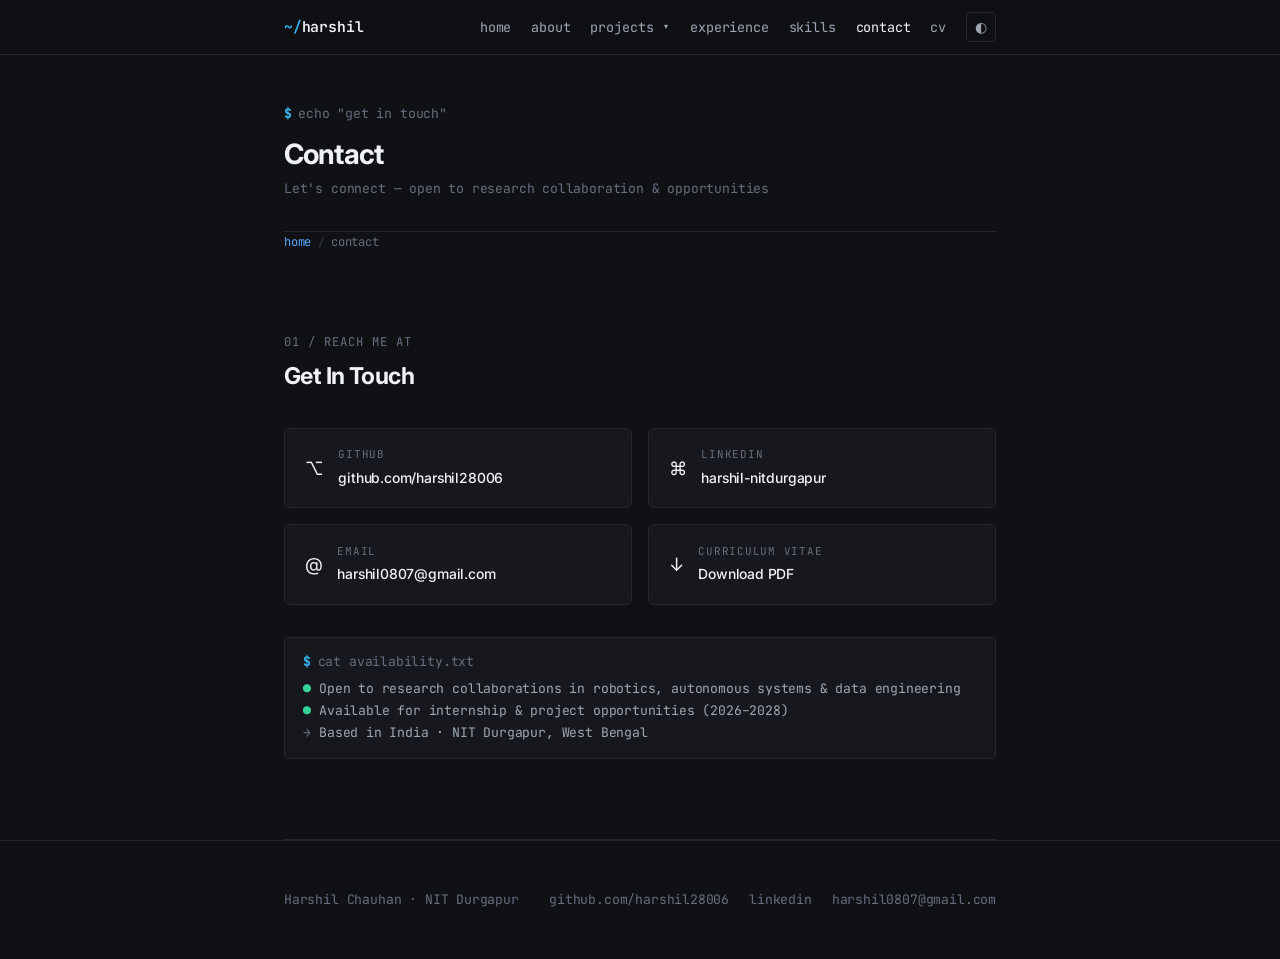
<file: contact.html>
<!DOCTYPE html>
<html lang="en" data-theme="dark">
<head>
  <meta charset="UTF-8">
  <meta name="viewport" content="width=device-width, initial-scale=1.0">
  <title>Contact — Harshil Chauhan</title>
  <meta name="description" content="Contact Harshil Chauhan — GitHub, LinkedIn, and email. B.Tech Mechanical Engineering at NIT Durgapur.">
  <meta name="author" content="Harshil Chauhan">

  <link rel="preconnect" href="https://fonts.googleapis.com">
  <link rel="preconnect" href="https://fonts.gstatic.com" crossorigin>
  <link href="https://fonts.googleapis.com/css2?family=Inter:wght@400;500;600;700&family=JetBrains+Mono:wght@400;500;600&display=swap" rel="stylesheet">
  <link rel="stylesheet" href="css/style.css">

  <script>
    try {
      var saved = localStorage.getItem('theme');
      if (saved) document.documentElement.dataset.theme = saved;
    } catch(e) {}
  </script>
</head>
<body>
  <a class="skip-link" href="#main">Skip to content</a>

  <!-- Navigation -->
  <nav class="navbar" aria-label="Main Navigation">
    <div class="container nav-inner">
      <a href="index.html" class="navbar-path" aria-label="Harshil Chauhan Home">
        <span class="p-tilde">~/</span><span class="p-name">harshil</span>
      </a>
      <button class="nav-mobile-toggle" id="nav-mobile-toggle" aria-label="Open navigation menu" aria-expanded="false">☰</button>
      <ul class="navbar-nav" id="navbar-nav" role="list">
        <li><a href="index.html" class="nav-link">home</a></li>
        <li><a href="about.html" class="nav-link">about</a></li>
        <li class="nav-dropdown">
          <button class="nav-dropdown-toggle" aria-haspopup="true" aria-expanded="false">projects ▾</button>
          <ul class="dropdown-menu" role="menu">
            <li role="none"><a href="projects/uav-auv.html" role="menuitem"><span class="dm-tilde">~/</span><span class="dm-path">projects/uav-auv</span></a></li>
            <li role="none"><a href="projects/data-engineering.html" role="menuitem"><span class="dm-tilde">~/</span><span class="dm-path">projects/data-engineering</span></a></li>
          </ul>
        </li>
        <li><a href="experience.html" class="nav-link">experience</a></li>
        <li><a href="skills.html" class="nav-link">skills</a></li>
        <li><a href="contact.html" class="nav-link">contact</a></li>
        <li><a href="cv.html" class="nav-link">cv</a></li>
        <li>
          <button type="button" class="theme-toggle" id="theme-toggle" aria-label="Toggle theme" title="Toggle theme (T)">◐</button>
        </li>
      </ul>
    </div>
  </nav>

  <main class="container" id="main">

    <!-- Page Hero -->
    <div class="page-hero">
      <div class="page-hero-cmd">
        <span class="cmd-dollar">$</span>
        <span>echo "get in touch"</span>
      </div>
      <h1 class="page-hero-title">Contact</h1>
      <p class="page-hero-sub">Let's connect — open to research collaboration &amp; opportunities</p>
    </div>

    <!-- Breadcrumb -->
    <nav class="breadcrumb" aria-label="Breadcrumb">
      <a href="index.html">home</a>
      <span class="breadcrumb-sep">/</span>
      <span>contact</span>
    </nav>

    <!-- Contact Cards -->
    <section class="section" id="contact-links">
      <div class="section-head">
        <span class="section-label">01 / Reach Me At</span>
        <h2 class="section-title">Get In Touch</h2>
      </div>

      <div class="contact-grid">
        <a class="contact-card" href="https://github.com/harshil28006" target="_blank" rel="noopener">
          <span class="contact-card-icon">⌥</span>
          <div class="contact-card-info">
            <div class="contact-card-label">GitHub</div>
            <div class="contact-card-value">github.com/harshil28006</div>
          </div>
        </a>

        <a class="contact-card" href="https://linkedin.com/in/harshil-nitdurgapur" target="_blank" rel="noopener">
          <span class="contact-card-icon">⌘</span>
          <div class="contact-card-info">
            <div class="contact-card-label">LinkedIn</div>
            <div class="contact-card-value">harshil-nitdurgapur</div>
          </div>
        </a>

        <a class="contact-card" href="mailto:harshil0807@gmail.com">
          <span class="contact-card-icon">@</span>
          <div class="contact-card-info">
            <div class="contact-card-label">Email</div>
            <div class="contact-card-value">harshil0807@gmail.com</div>
          </div>
        </a>

        <a class="contact-card" href="assets/Harshil_Chauhan_CV.pdf" target="_blank" rel="noopener">
          <span class="contact-card-icon">↓</span>
          <div class="contact-card-info">
            <div class="contact-card-label">Curriculum Vitae</div>
            <div class="contact-card-value">Download PDF</div>
          </div>
        </a>
      </div>

      <!-- Terminal availability message -->
      <div class="terminal-stack-box" style="margin-top: 2rem;">
        <div class="term-header">
          <span class="cmd-dollar">$</span>
          <span>cat availability.txt</span>
        </div>
        <div style="font-family: var(--font-mono); font-size: 0.82rem; color: var(--text-secondary); line-height: 1.7;">
          <span style="color: var(--accent-green);">●</span> Open to research collaborations in robotics, autonomous systems &amp; data engineering<br>
          <span style="color: var(--accent-green);">●</span> Available for internship &amp; project opportunities (2026–2028)<br>
          <span style="color: var(--text-muted);">→</span> Based in India · NIT Durgapur, West Bengal
        </div>
      </div>
    </section>

  </main>

  <!-- Footer -->
  <footer class="site-footer">
    <div class="container footer-inner">
      <div>
        <span>Harshil Chauhan</span> · <span>NIT Durgapur</span>
      </div>
      <nav class="footer-nav" aria-label="Footer Navigation">
        <a href="https://github.com/harshil28006" target="_blank" rel="noopener">github.com/harshil28006</a>
        <a href="https://linkedin.com/in/harshil-nitdurgapur" target="_blank" rel="noopener">linkedin</a>
        <a href="mailto:harshil0807@gmail.com">harshil0807@gmail.com</a>
      </nav>
    </div>
  </footer>

  <script src="js/analytics.js"></script>
  <script src="js/main.js"></script>
</body>
</html>
</file>
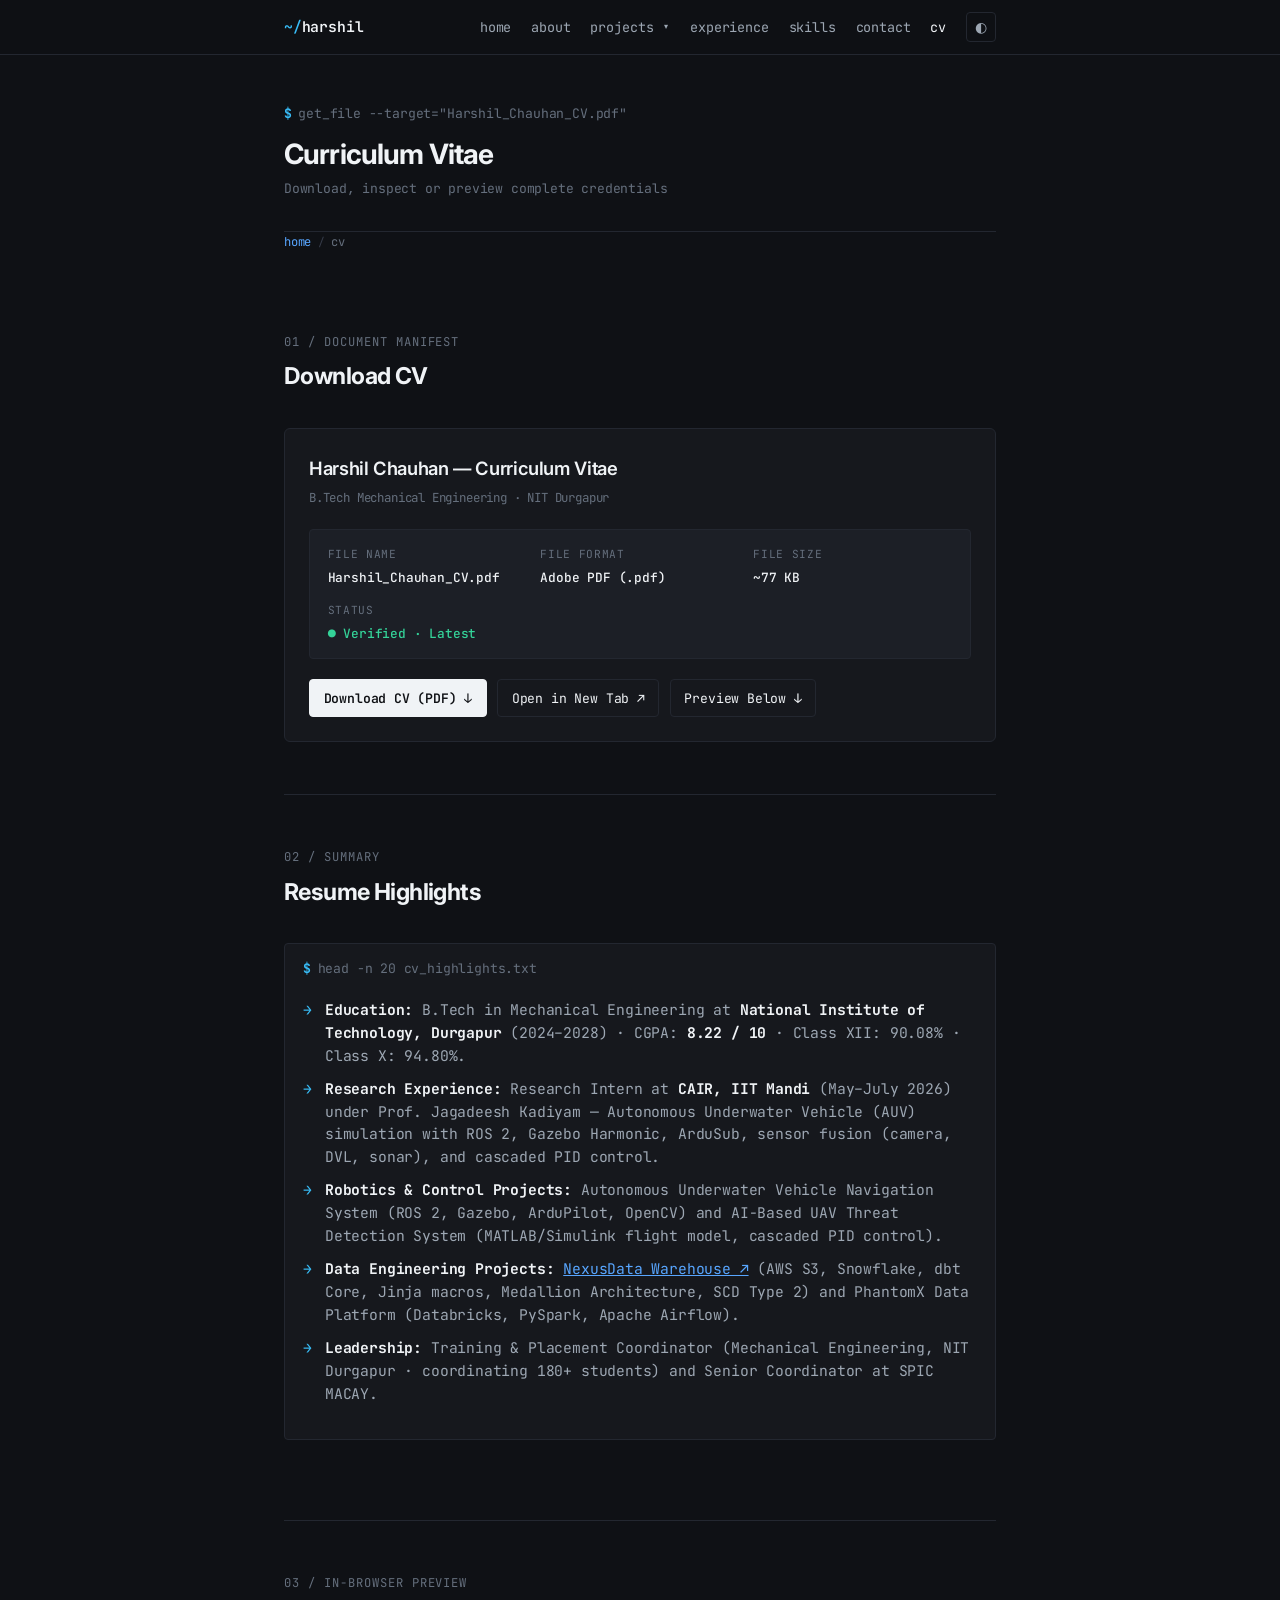
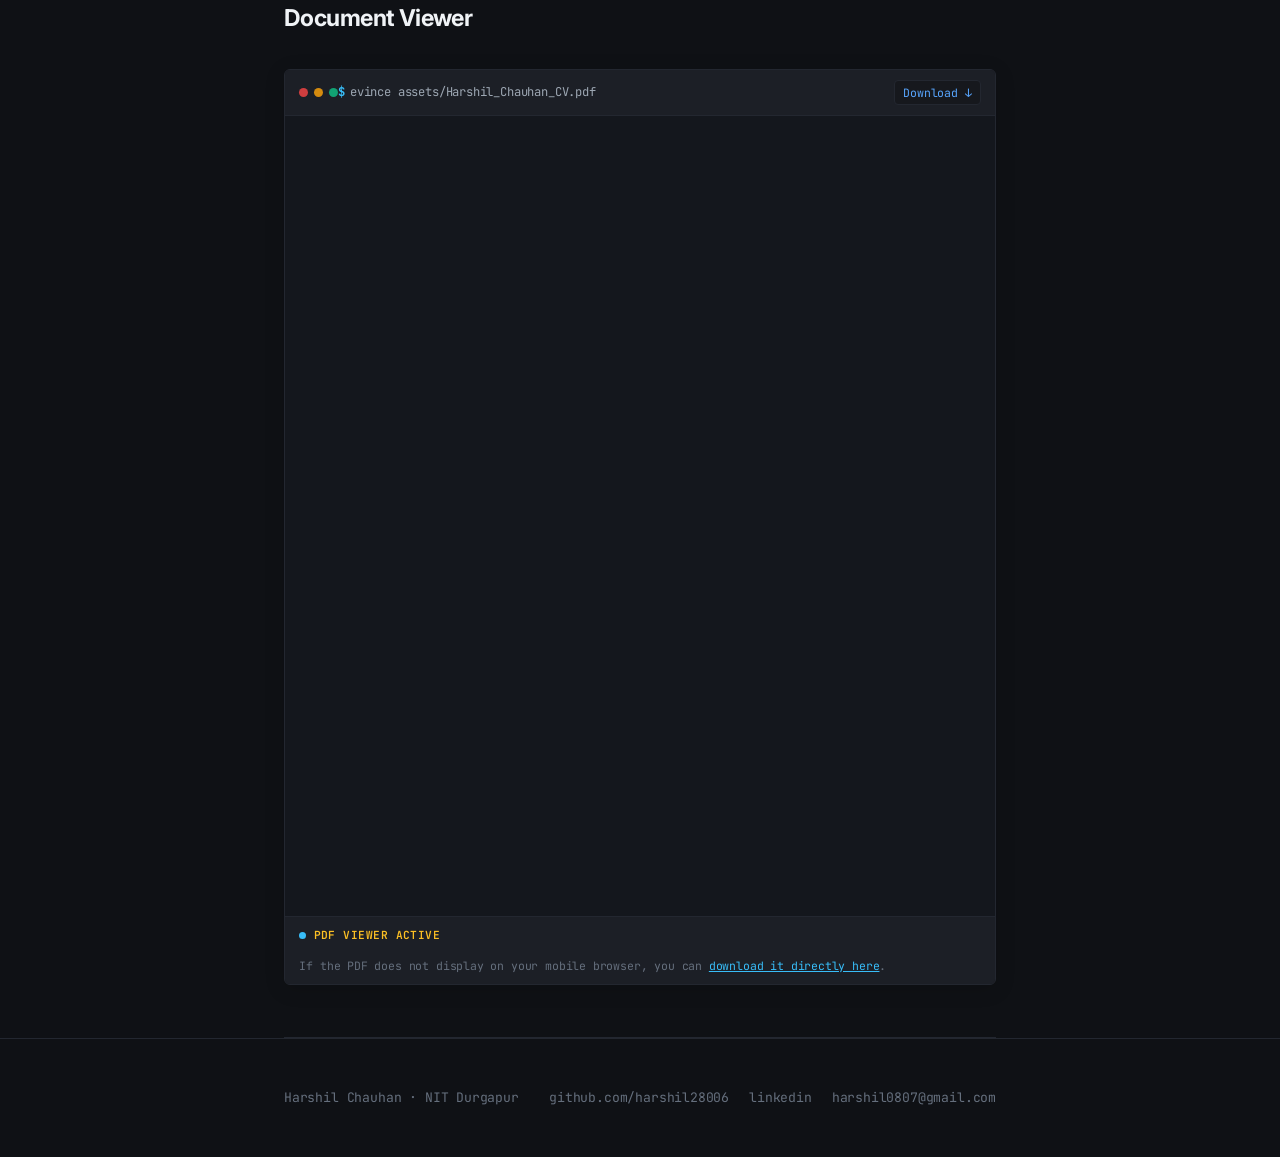
<file: cv.html>
<!DOCTYPE html>
<html lang="en" data-theme="dark">
<head>
  <meta charset="UTF-8">
  <meta name="viewport" content="width=device-width, initial-scale=1.0">
  <title>Curriculum Vitae — Harshil Chauhan</title>
  <meta name="description" content="Download and view the Curriculum Vitae of Harshil Chauhan — Mechanical Engineering undergraduate at NIT Durgapur, Research Intern at IIT Mandi.">
  <meta name="author" content="Harshil Chauhan">

  <!-- Open Graph -->
  <meta property="og:type" content="website">
  <meta property="og:title" content="Curriculum Vitae — Harshil Chauhan">
  <meta property="og:description" content="Download and view the Curriculum Vitae of Harshil Chauhan — Research in AUV simulation, robotics, and cloud data engineering.">
  <meta property="og:url" content="https://harshil28006.github.io/cv.html">

  <link rel="preconnect" href="https://fonts.googleapis.com">
  <link rel="preconnect" href="https://fonts.gstatic.com" crossorigin>
  <link href="https://fonts.googleapis.com/css2?family=Inter:wght@400;500;600;700&family=JetBrains+Mono:wght@400;500;600&display=swap" rel="stylesheet">
  <link rel="stylesheet" href="css/style.css">

  <script>
    try {
      var saved = localStorage.getItem('theme');
      if (saved) document.documentElement.dataset.theme = saved;
    } catch(e) {}
  </script>
</head>
<body>
  <a class="skip-link" href="#main">Skip to content</a>

  <!-- Navigation -->
  <nav class="navbar" aria-label="Main Navigation">
    <div class="container nav-inner">
      <a href="index.html" class="navbar-path" aria-label="Harshil Chauhan Home">
        <span class="p-tilde">~/</span><span class="p-name">harshil</span>
      </a>
      <button class="nav-mobile-toggle" id="nav-mobile-toggle" aria-label="Open navigation menu" aria-expanded="false">☰</button>
      <ul class="navbar-nav" id="navbar-nav" role="list">
        <li><a href="index.html" class="nav-link">home</a></li>
        <li><a href="about.html" class="nav-link">about</a></li>
        <li class="nav-dropdown">
          <button class="nav-dropdown-toggle" aria-haspopup="true" aria-expanded="false">projects ▾</button>
          <ul class="dropdown-menu" role="menu">
            <li role="none"><a href="projects/uav-auv.html" role="menuitem"><span class="dm-tilde">~/</span><span class="dm-path">projects/uav-auv</span></a></li>
            <li role="none"><a href="projects/data-engineering.html" role="menuitem"><span class="dm-tilde">~/</span><span class="dm-path">projects/data-engineering</span></a></li>
          </ul>
        </li>
        <li><a href="experience.html" class="nav-link">experience</a></li>
        <li><a href="skills.html" class="nav-link">skills</a></li>
        <li><a href="contact.html" class="nav-link">contact</a></li>
        <li><a href="cv.html" class="nav-link">cv</a></li>
        <li>
          <button type="button" class="theme-toggle" id="theme-toggle" aria-label="Toggle theme" title="Toggle theme (T)">◐</button>
        </li>
      </ul>
    </div>
  </nav>

  <main class="container" id="main">

    <!-- Page Hero -->
    <div class="page-hero">
      <div class="page-hero-cmd">
        <span class="cmd-dollar">$</span>
        <span>get_file --target="Harshil_Chauhan_CV.pdf"</span>
      </div>
      <h1 class="page-hero-title">Curriculum Vitae</h1>
      <p class="page-hero-sub">Download, inspect or preview complete credentials</p>
    </div>

    <!-- Breadcrumb -->
    <nav class="breadcrumb" aria-label="Breadcrumb">
      <a href="index.html">home</a>
      <span class="breadcrumb-sep">/</span>
      <span>cv</span>
    </nav>

    <!-- Download Card Section -->
    <section class="section" id="download-section">
      <div class="section-head">
        <span class="section-label">01 / Document Manifest</span>
        <h2 class="section-title">Download CV</h2>
      </div>

      <div class="cv-card">
        <div class="project-header">
          <div>
            <h3 class="project-title">Harshil Chauhan — Curriculum Vitae</h3>
            <span class="project-tagline">B.Tech Mechanical Engineering · NIT Durgapur</span>
          </div>
        </div>

        <div class="cv-meta-grid">
          <div class="cv-meta-item">
            <span class="cv-meta-label">File Name</span>
            <span class="cv-meta-value">Harshil_Chauhan_CV.pdf</span>
          </div>
          <div class="cv-meta-item">
            <span class="cv-meta-label">File Format</span>
            <span class="cv-meta-value">Adobe PDF (.pdf)</span>
          </div>
          <div class="cv-meta-item">
            <span class="cv-meta-label">File Size</span>
            <span class="cv-meta-value">~77 KB</span>
          </div>
          <div class="cv-meta-item">
            <span class="cv-meta-label">Status</span>
            <span class="cv-meta-value" style="color: var(--accent-green);">● Verified · Latest</span>
          </div>
        </div>

        <div class="cta-row" style="margin-top: 1.25rem;">
          <a class="btn primary" href="assets/Harshil_Chauhan_CV.pdf" download="Harshil_Chauhan_CV.pdf">
            Download CV (PDF) ↓
          </a>
          <a class="btn" href="assets/Harshil_Chauhan_CV.pdf" target="_blank" rel="noopener">
            Open in New Tab ↗
          </a>
          <a class="btn" href="#preview">
            Preview Below ↓
          </a>
        </div>
      </div>
    </section>

    <!-- CV Highlights Section -->
    <section class="section" id="highlights">
      <div class="section-head">
        <span class="section-label">02 / Summary</span>
        <h2 class="section-title">Resume Highlights</h2>
      </div>

      <div class="terminal-stack-box">
        <div class="term-header">
          <span class="cmd-dollar">$</span>
          <span>head -n 20 cv_highlights.txt</span>
        </div>
        <ul class="cv-highlight-list">
          <li>
            <strong>Education:</strong> B.Tech in Mechanical Engineering at <strong>National Institute of Technology, Durgapur</strong> (2024–2028) · CGPA: <strong>8.22 / 10</strong> · Class XII: 90.08% · Class X: 94.80%.
          </li>
          <li>
            <strong>Research Experience:</strong> Research Intern at <strong>CAIR, IIT Mandi</strong> (May–July 2026) under Prof. Jagadeesh Kadiyam — Autonomous Underwater Vehicle (AUV) simulation with ROS 2, Gazebo Harmonic, ArduSub, sensor fusion (camera, DVL, sonar), and cascaded PID control.
          </li>
          <li>
            <strong>Robotics &amp; Control Projects:</strong> Autonomous Underwater Vehicle Navigation System (ROS 2, Gazebo, ArduPilot, OpenCV) and AI-Based UAV Threat Detection System (MATLAB/Simulink flight model, cascaded PID control).
          </li>
          <li>
            <strong>Data Engineering Projects:</strong> <a href="https://github.com/harshil28006/NEXUSDATA_WAREHOUSE" target="_blank" rel="noopener" style="color:var(--text-code);text-decoration:underline;">NexusData Warehouse ↗</a> (AWS S3, Snowflake, dbt Core, Jinja macros, Medallion Architecture, SCD Type 2) and PhantomX Data Platform (Databricks, PySpark, Apache Airflow).
          </li>
          <li>
            <strong>Leadership:</strong> Training &amp; Placement Coordinator (Mechanical Engineering, NIT Durgapur · coordinating 180+ students) and Senior Coordinator at SPIC MACAY.
          </li>
        </ul>
      </div>
    </section>

    <!-- In-Browser Document Viewer -->
    <section class="section" id="preview">
      <div class="section-head">
        <span class="section-label">03 / In-Browser Preview</span>
        <h2 class="section-title">Document Viewer</h2>
      </div>

      <div class="cv-viewer-container">
        <div class="cv-viewer-header">
          <div class="video-window-controls" aria-hidden="true">
            <span class="control-dot dot-red"></span>
            <span class="control-dot dot-yellow"></span>
            <span class="control-dot dot-green"></span>
          </div>
          <div class="video-showcase-title">
            <span class="cmd-dollar">$</span>
            <span>evince assets/Harshil_Chauhan_CV.pdf</span>
          </div>
          <a href="assets/Harshil_Chauhan_CV.pdf" download="Harshil_Chauhan_CV.pdf" class="video-direct-link" title="Direct Download">
            Download ↓
          </a>
        </div>

        <iframe
          src="assets/Harshil_Chauhan_CV.pdf"
          class="cv-frame"
          title="Harshil Chauhan Curriculum Vitae Preview">
        </iframe>

        <div class="video-showcase-footer">
          <span class="video-status-indicator">
            <span class="status-pulsing-dot pulse-cyan"></span> PDF VIEWER ACTIVE
          </span>
          <span class="video-caption-text">
            If the PDF does not display on your mobile browser, you can <a href="assets/Harshil_Chauhan_CV.pdf" download="Harshil_Chauhan_CV.pdf" style="color: var(--accent-cyan); text-decoration: underline;">download it directly here</a>.
          </span>
        </div>
      </div>
    </section>

  </main>

  <!-- Footer -->
  <footer class="site-footer">
    <div class="container footer-inner">
      <div>
        <span>Harshil Chauhan</span> · <span>NIT Durgapur</span>
      </div>
      <nav class="footer-nav" aria-label="Footer Navigation">
        <a href="https://github.com/harshil28006" target="_blank" rel="noopener">github.com/harshil28006</a>
        <a href="https://linkedin.com/in/harshil-nitdurgapur" target="_blank" rel="noopener">linkedin</a>
        <a href="mailto:harshil0807@gmail.com">harshil0807@gmail.com</a>
      </nav>
    </div>
  </footer>

  <script src="js/analytics.js"></script>
  <script src="js/main.js"></script>
</body>
</html>
</file>
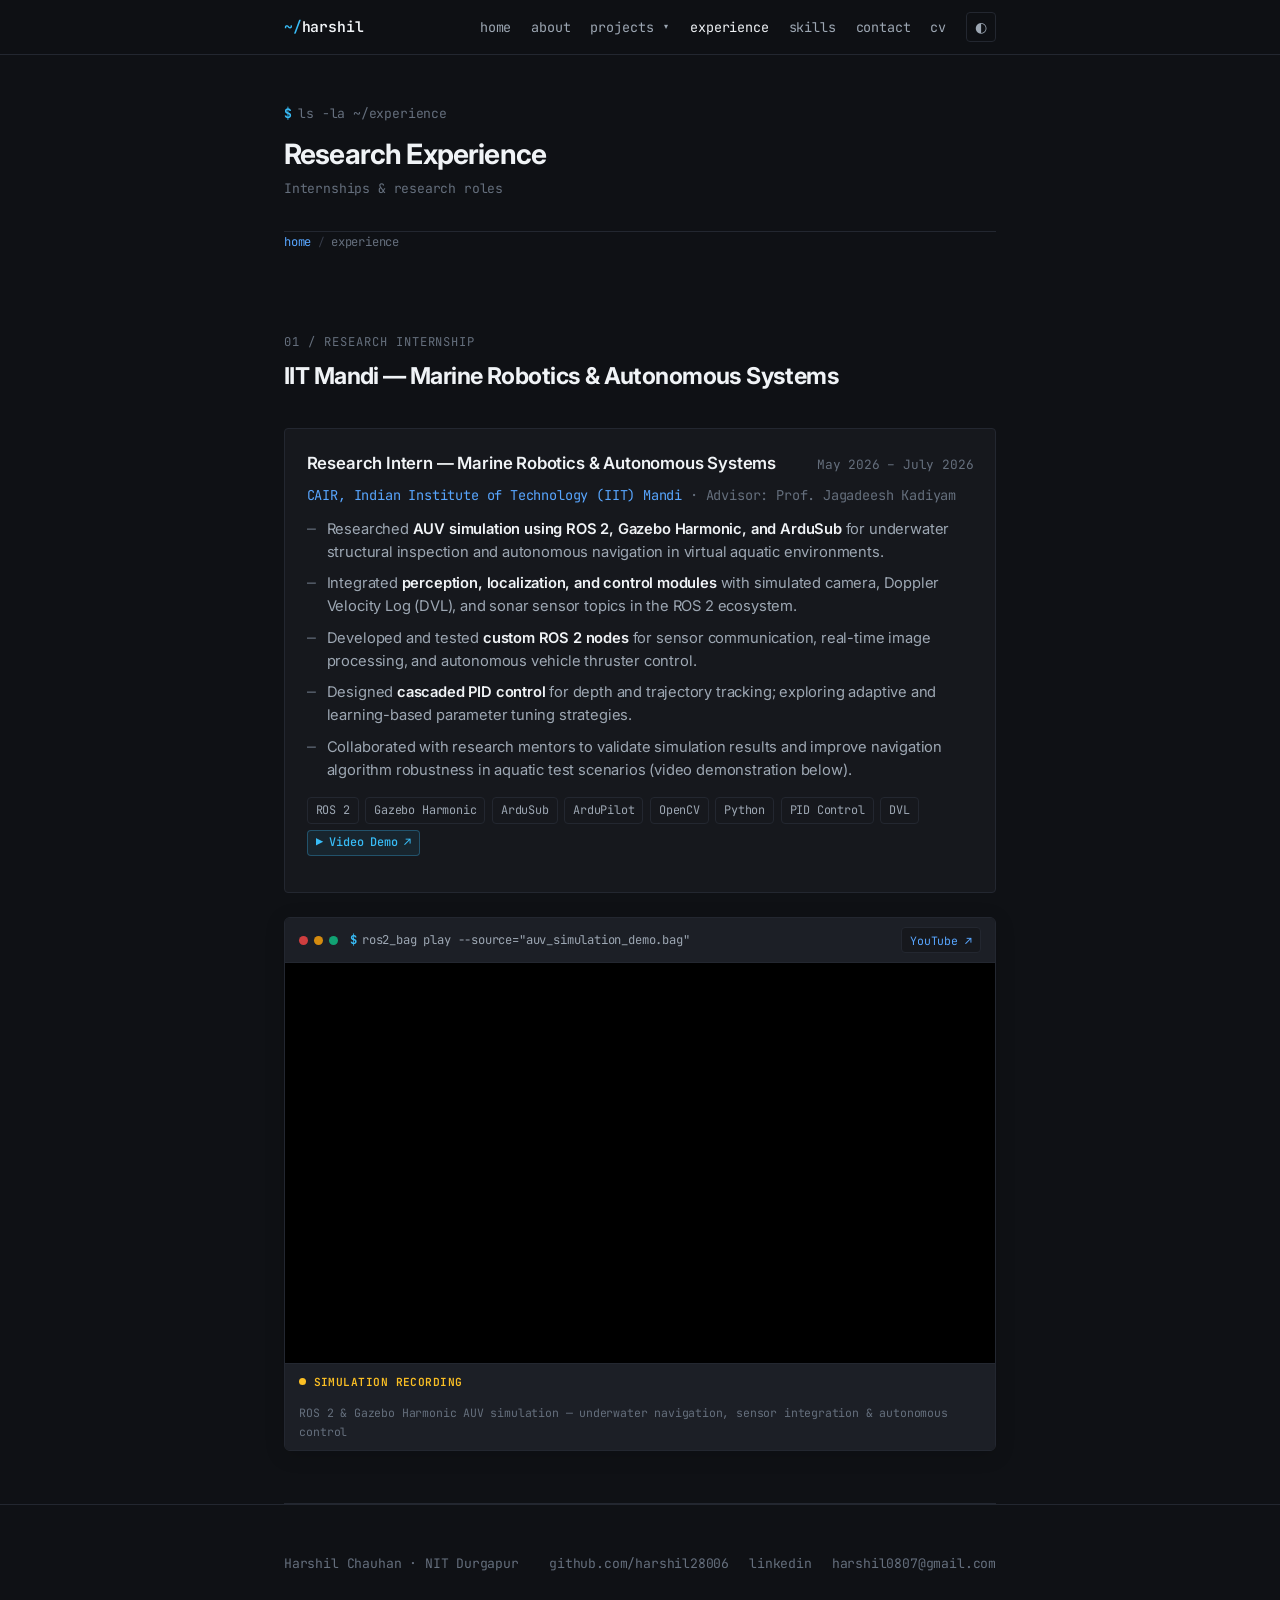
<file: experience.html>
<!DOCTYPE html>
<html lang="en" data-theme="dark">
<head>
  <meta charset="UTF-8">
  <meta name="viewport" content="width=device-width, initial-scale=1.0">
  <title>Experience — Harshil Chauhan</title>
  <meta name="description" content="Research experience of Harshil Chauhan — Research Intern at IIT Mandi CAIR, Marine Robotics & Autonomous Systems, ROS 2, Gazebo Harmonic, AUV simulation.">
  <meta name="author" content="Harshil Chauhan">

  <link rel="preconnect" href="https://fonts.googleapis.com">
  <link rel="preconnect" href="https://fonts.gstatic.com" crossorigin>
  <link href="https://fonts.googleapis.com/css2?family=Inter:wght@400;500;600;700&family=JetBrains+Mono:wght@400;500;600&display=swap" rel="stylesheet">
  <link rel="stylesheet" href="css/style.css">

  <script>
    try {
      var saved = localStorage.getItem('theme');
      if (saved) document.documentElement.dataset.theme = saved;
    } catch(e) {}
  </script>
</head>
<body>
  <a class="skip-link" href="#main">Skip to content</a>

  <!-- Navigation -->
  <nav class="navbar" aria-label="Main Navigation">
    <div class="container nav-inner">
      <a href="index.html" class="navbar-path" aria-label="Harshil Chauhan Home">
        <span class="p-tilde">~/</span><span class="p-name">harshil</span>
      </a>
      <button class="nav-mobile-toggle" id="nav-mobile-toggle" aria-label="Open navigation menu" aria-expanded="false">☰</button>
      <ul class="navbar-nav" id="navbar-nav" role="list">
        <li><a href="index.html" class="nav-link">home</a></li>
        <li><a href="about.html" class="nav-link">about</a></li>
        <li class="nav-dropdown">
          <button class="nav-dropdown-toggle" aria-haspopup="true" aria-expanded="false">projects ▾</button>
          <ul class="dropdown-menu" role="menu">
            <li role="none"><a href="projects/uav-auv.html" role="menuitem"><span class="dm-tilde">~/</span><span class="dm-path">projects/uav-auv</span></a></li>
            <li role="none"><a href="projects/data-engineering.html" role="menuitem"><span class="dm-tilde">~/</span><span class="dm-path">projects/data-engineering</span></a></li>
          </ul>
        </li>
        <li><a href="experience.html" class="nav-link">experience</a></li>
        <li><a href="skills.html" class="nav-link">skills</a></li>
        <li><a href="contact.html" class="nav-link">contact</a></li>
        <li><a href="cv.html" class="nav-link">cv</a></li>
        <li>
          <button type="button" class="theme-toggle" id="theme-toggle" aria-label="Toggle theme" title="Toggle theme (T)">◐</button>
        </li>
      </ul>
    </div>
  </nav>

  <main class="container" id="main">

    <!-- Page Hero -->
    <div class="page-hero">
      <div class="page-hero-cmd">
        <span class="cmd-dollar">$</span>
        <span>ls -la ~/experience</span>
      </div>
      <h1 class="page-hero-title">Research Experience</h1>
      <p class="page-hero-sub">Internships &amp; research roles</p>
    </div>

    <!-- Breadcrumb -->
    <nav class="breadcrumb" aria-label="Breadcrumb">
      <a href="index.html">home</a>
      <span class="breadcrumb-sep">/</span>
      <span>experience</span>
    </nav>

    <!-- IIT Mandi Internship -->
    <section class="section" id="iit-mandi">
      <div class="section-head">
        <span class="section-label">01 / Research Internship</span>
        <h2 class="section-title">IIT Mandi — Marine Robotics &amp; Autonomous Systems</h2>
      </div>

      <div class="experience-block">
        <div class="exp-head">
          <h3 class="exp-role">Research Intern — Marine Robotics &amp; Autonomous Systems</h3>
          <span class="exp-date">May 2026 – July 2026</span>
        </div>
        <div class="exp-org">
          CAIR, Indian Institute of Technology (IIT) Mandi
          <span class="advisor">· Advisor: Prof. Jagadeesh Kadiyam</span>
        </div>

        <ul class="achievements-list">
          <li>Researched <strong>AUV simulation using ROS 2, Gazebo Harmonic, and ArduSub</strong> for underwater structural inspection and autonomous navigation in virtual aquatic environments.</li>
          <li>Integrated <strong>perception, localization, and control modules</strong> with simulated camera, Doppler Velocity Log (DVL), and sonar sensor topics in the ROS 2 ecosystem.</li>
          <li>Developed and tested <strong>custom ROS 2 nodes</strong> for sensor communication, real-time image processing, and autonomous vehicle thruster control.</li>
          <li>Designed <strong>cascaded PID control</strong> for depth and trajectory tracking; exploring adaptive and learning-based parameter tuning strategies.</li>
          <li>Collaborated with research mentors to validate simulation results and improve navigation algorithm robustness in aquatic test scenarios (video demonstration below).</li>
        </ul>

        <div class="tech-tag-row" style="margin-top: 1rem;">
          <span class="tech-tag">ROS 2</span>
          <span class="tech-tag">Gazebo Harmonic</span>
          <span class="tech-tag">ArduSub</span>
          <span class="tech-tag">ArduPilot</span>
          <span class="tech-tag">OpenCV</span>
          <span class="tech-tag">Python</span>
          <span class="tech-tag">PID Control</span>
          <span class="tech-tag">DVL</span>
          <a href="https://youtu.be/35kXU2QXj6s" target="_blank" rel="noopener" class="tech-tag video-tag">▶ Video Demo ↗</a>
        </div>
      </div>

      <!-- AUV Simulation Video -->
      <div class="video-showcase">
        <div class="video-showcase-header">
          <div class="video-window-controls" aria-hidden="true">
            <span class="control-dot dot-red"></span>
            <span class="control-dot dot-yellow"></span>
            <span class="control-dot dot-green"></span>
          </div>
          <div class="video-showcase-title">
            <span class="cmd-dollar">$</span>
            <span>ros2_bag play --source="auv_simulation_demo.bag"</span>
          </div>
          <a href="https://youtu.be/35kXU2QXj6s" target="_blank" rel="noopener" class="video-direct-link" title="Open directly on YouTube">
            YouTube ↗
          </a>
        </div>

        <div class="video-player-container">
          <iframe
            id="auv-simulation-video"
            src="https://www.youtube-nocookie.com/embed/35kXU2QXj6s"
            title="AUV Marine Robotics Simulation Demonstration Video"
            loading="lazy"
            allow="accelerometer; autoplay; clipboard-write; encrypted-media; gyroscope; picture-in-picture; web-share"
            referrerpolicy="strict-origin-when-cross-origin"
            allowfullscreen>
          </iframe>
        </div>

        <div class="video-showcase-footer">
          <span class="video-status-indicator">
            <span class="status-pulsing-dot"></span> SIMULATION RECORDING
          </span>
          <span class="video-caption-text">
            ROS 2 &amp; Gazebo Harmonic AUV simulation — underwater navigation, sensor integration &amp; autonomous control
          </span>
        </div>
      </div>
    </section>

  </main>

  <!-- Footer -->
  <footer class="site-footer">
    <div class="container footer-inner">
      <div>
        <span>Harshil Chauhan</span> · <span>NIT Durgapur</span>
      </div>
      <nav class="footer-nav" aria-label="Footer Navigation">
        <a href="https://github.com/harshil28006" target="_blank" rel="noopener">github.com/harshil28006</a>
        <a href="https://linkedin.com/in/harshil-nitdurgapur" target="_blank" rel="noopener">linkedin</a>
        <a href="mailto:harshil0807@gmail.com">harshil0807@gmail.com</a>
      </nav>
    </div>
  </footer>

  <script src="js/main.js"></script>
</body>
</html>
</file>
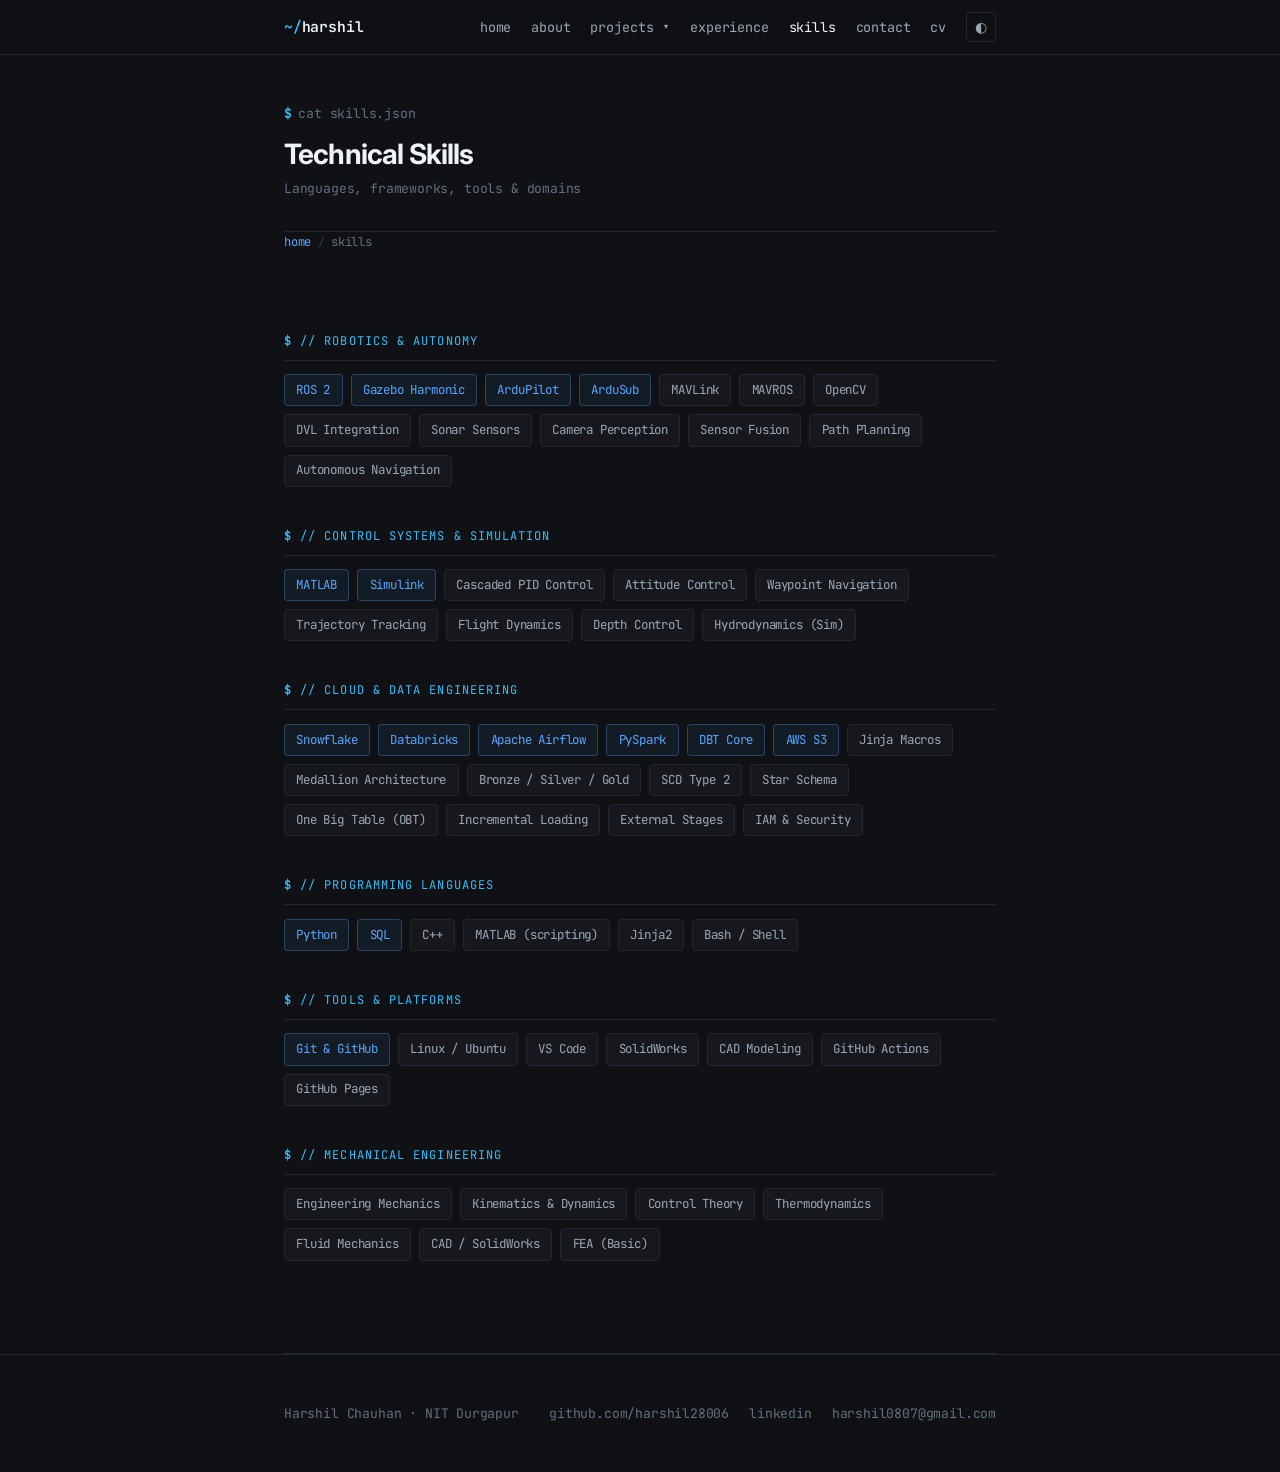
<file: skills.html>
<!DOCTYPE html>
<html lang="en" data-theme="dark">
<head>
  <meta charset="UTF-8">
  <meta name="viewport" content="width=device-width, initial-scale=1.0">
  <title>Skills — Harshil Chauhan</title>
  <meta name="description" content="Technical skills of Harshil Chauhan — Robotics, ROS 2, Gazebo, MATLAB, Snowflake, DBT, Python, and more.">
  <meta name="author" content="Harshil Chauhan">

  <link rel="preconnect" href="https://fonts.googleapis.com">
  <link rel="preconnect" href="https://fonts.gstatic.com" crossorigin>
  <link href="https://fonts.googleapis.com/css2?family=Inter:wght@400;500;600;700&family=JetBrains+Mono:wght@400;500;600&display=swap" rel="stylesheet">
  <link rel="stylesheet" href="css/style.css">

  <script>
    try {
      var saved = localStorage.getItem('theme');
      if (saved) document.documentElement.dataset.theme = saved;
    } catch(e) {}
  </script>
</head>
<body>
  <a class="skip-link" href="#main">Skip to content</a>

  <!-- Navigation -->
  <nav class="navbar" aria-label="Main Navigation">
    <div class="container nav-inner">
      <a href="index.html" class="navbar-path" aria-label="Harshil Chauhan Home">
        <span class="p-tilde">~/</span><span class="p-name">harshil</span>
      </a>
      <button class="nav-mobile-toggle" id="nav-mobile-toggle" aria-label="Open navigation menu" aria-expanded="false">☰</button>
      <ul class="navbar-nav" id="navbar-nav" role="list">
        <li><a href="index.html" class="nav-link">home</a></li>
        <li><a href="about.html" class="nav-link">about</a></li>
        <li class="nav-dropdown">
          <button class="nav-dropdown-toggle" aria-haspopup="true" aria-expanded="false">projects ▾</button>
          <ul class="dropdown-menu" role="menu">
            <li role="none"><a href="projects/uav-auv.html" role="menuitem"><span class="dm-tilde">~/</span><span class="dm-path">projects/uav-auv</span></a></li>
            <li role="none"><a href="projects/data-engineering.html" role="menuitem"><span class="dm-tilde">~/</span><span class="dm-path">projects/data-engineering</span></a></li>
          </ul>
        </li>
        <li><a href="experience.html" class="nav-link">experience</a></li>
        <li><a href="skills.html" class="nav-link">skills</a></li>
        <li><a href="contact.html" class="nav-link">contact</a></li>
        <li><a href="cv.html" class="nav-link">cv</a></li>
        <li>
          <button type="button" class="theme-toggle" id="theme-toggle" aria-label="Toggle theme" title="Toggle theme (T)">◐</button>
        </li>
      </ul>
    </div>
  </nav>

  <main class="container" id="main">

    <!-- Page Hero -->
    <div class="page-hero">
      <div class="page-hero-cmd">
        <span class="cmd-dollar">$</span>
        <span>cat skills.json</span>
      </div>
      <h1 class="page-hero-title">Technical Skills</h1>
      <p class="page-hero-sub">Languages, frameworks, tools &amp; domains</p>
    </div>

    <!-- Breadcrumb -->
    <nav class="breadcrumb" aria-label="Breadcrumb">
      <a href="index.html">home</a>
      <span class="breadcrumb-sep">/</span>
      <span>skills</span>
    </nav>

    <!-- Skills Sections -->
    <section class="section" id="skills-content">

      <!-- Robotics & Autonomy -->
      <div class="skills-section">
        <div class="skills-section-header">
          <span class="cmd-dollar">$</span>
          <span>// Robotics &amp; Autonomy</span>
        </div>
        <div class="skills-pill-grid">
          <span class="skill-pill highlight">ROS 2</span>
          <span class="skill-pill highlight">Gazebo Harmonic</span>
          <span class="skill-pill highlight">ArduPilot</span>
          <span class="skill-pill highlight">ArduSub</span>
          <span class="skill-pill">MAVLink</span>
          <span class="skill-pill">MAVROS</span>
          <span class="skill-pill">OpenCV</span>
          <span class="skill-pill">DVL Integration</span>
          <span class="skill-pill">Sonar Sensors</span>
          <span class="skill-pill">Camera Perception</span>
          <span class="skill-pill">Sensor Fusion</span>
          <span class="skill-pill">Path Planning</span>
          <span class="skill-pill">Autonomous Navigation</span>
        </div>
      </div>

      <!-- Control Systems -->
      <div class="skills-section">
        <div class="skills-section-header">
          <span class="cmd-dollar">$</span>
          <span>// Control Systems &amp; Simulation</span>
        </div>
        <div class="skills-pill-grid">
          <span class="skill-pill highlight">MATLAB</span>
          <span class="skill-pill highlight">Simulink</span>
          <span class="skill-pill">Cascaded PID Control</span>
          <span class="skill-pill">Attitude Control</span>
          <span class="skill-pill">Waypoint Navigation</span>
          <span class="skill-pill">Trajectory Tracking</span>
          <span class="skill-pill">Flight Dynamics</span>
          <span class="skill-pill">Depth Control</span>
          <span class="skill-pill">Hydrodynamics (Sim)</span>
        </div>
      </div>

      <!-- Data Engineering -->
      <div class="skills-section">
        <div class="skills-section-header">
          <span class="cmd-dollar">$</span>
          <span>// Cloud &amp; Data Engineering</span>
        </div>
        <div class="skills-pill-grid">
          <span class="skill-pill highlight">Snowflake</span>
          <span class="skill-pill highlight">Databricks</span>
          <span class="skill-pill highlight">Apache Airflow</span>
          <span class="skill-pill highlight">PySpark</span>
          <span class="skill-pill highlight">DBT Core</span>
          <span class="skill-pill highlight">AWS S3</span>
          <span class="skill-pill">Jinja Macros</span>
          <span class="skill-pill">Medallion Architecture</span>
          <span class="skill-pill">Bronze / Silver / Gold</span>
          <span class="skill-pill">SCD Type 2</span>
          <span class="skill-pill">Star Schema</span>
          <span class="skill-pill">One Big Table (OBT)</span>
          <span class="skill-pill">Incremental Loading</span>
          <span class="skill-pill">External Stages</span>
          <span class="skill-pill">IAM &amp; Security</span>
        </div>
      </div>

      <!-- Programming -->
      <div class="skills-section">
        <div class="skills-section-header">
          <span class="cmd-dollar">$</span>
          <span>// Programming Languages</span>
        </div>
        <div class="skills-pill-grid">
          <span class="skill-pill highlight">Python</span>
          <span class="skill-pill highlight">SQL</span>
          <span class="skill-pill">C++</span>
          <span class="skill-pill">MATLAB (scripting)</span>
          <span class="skill-pill">Jinja2</span>
          <span class="skill-pill">Bash / Shell</span>
        </div>
      </div>

      <!-- Tools & Platforms -->
      <div class="skills-section">
        <div class="skills-section-header">
          <span class="cmd-dollar">$</span>
          <span>// Tools &amp; Platforms</span>
        </div>
        <div class="skills-pill-grid">
          <span class="skill-pill highlight">Git &amp; GitHub</span>
          <span class="skill-pill">Linux / Ubuntu</span>
          <span class="skill-pill">VS Code</span>
          <span class="skill-pill">SolidWorks</span>
          <span class="skill-pill">CAD Modeling</span>
          <span class="skill-pill">GitHub Actions</span>
          <span class="skill-pill">GitHub Pages</span>
        </div>
      </div>

      <!-- Mechanical Engineering -->
      <div class="skills-section">
        <div class="skills-section-header">
          <span class="cmd-dollar">$</span>
          <span>// Mechanical Engineering</span>
        </div>
        <div class="skills-pill-grid">
          <span class="skill-pill">Engineering Mechanics</span>
          <span class="skill-pill">Kinematics &amp; Dynamics</span>
          <span class="skill-pill">Control Theory</span>
          <span class="skill-pill">Thermodynamics</span>
          <span class="skill-pill">Fluid Mechanics</span>
          <span class="skill-pill">CAD / SolidWorks</span>
          <span class="skill-pill">FEA (Basic)</span>
        </div>
      </div>

    </section>

  </main>

  <!-- Footer -->
  <footer class="site-footer">
    <div class="container footer-inner">
      <div>
        <span>Harshil Chauhan</span> · <span>NIT Durgapur</span>
      </div>
      <nav class="footer-nav" aria-label="Footer Navigation">
        <a href="https://github.com/harshil28006" target="_blank" rel="noopener">github.com/harshil28006</a>
        <a href="https://linkedin.com/in/harshil-nitdurgapur" target="_blank" rel="noopener">linkedin</a>
        <a href="mailto:harshil0807@gmail.com">harshil0807@gmail.com</a>
      </nav>
    </div>
  </footer>

  <script src="js/main.js"></script>
</body>
</html>
</file>
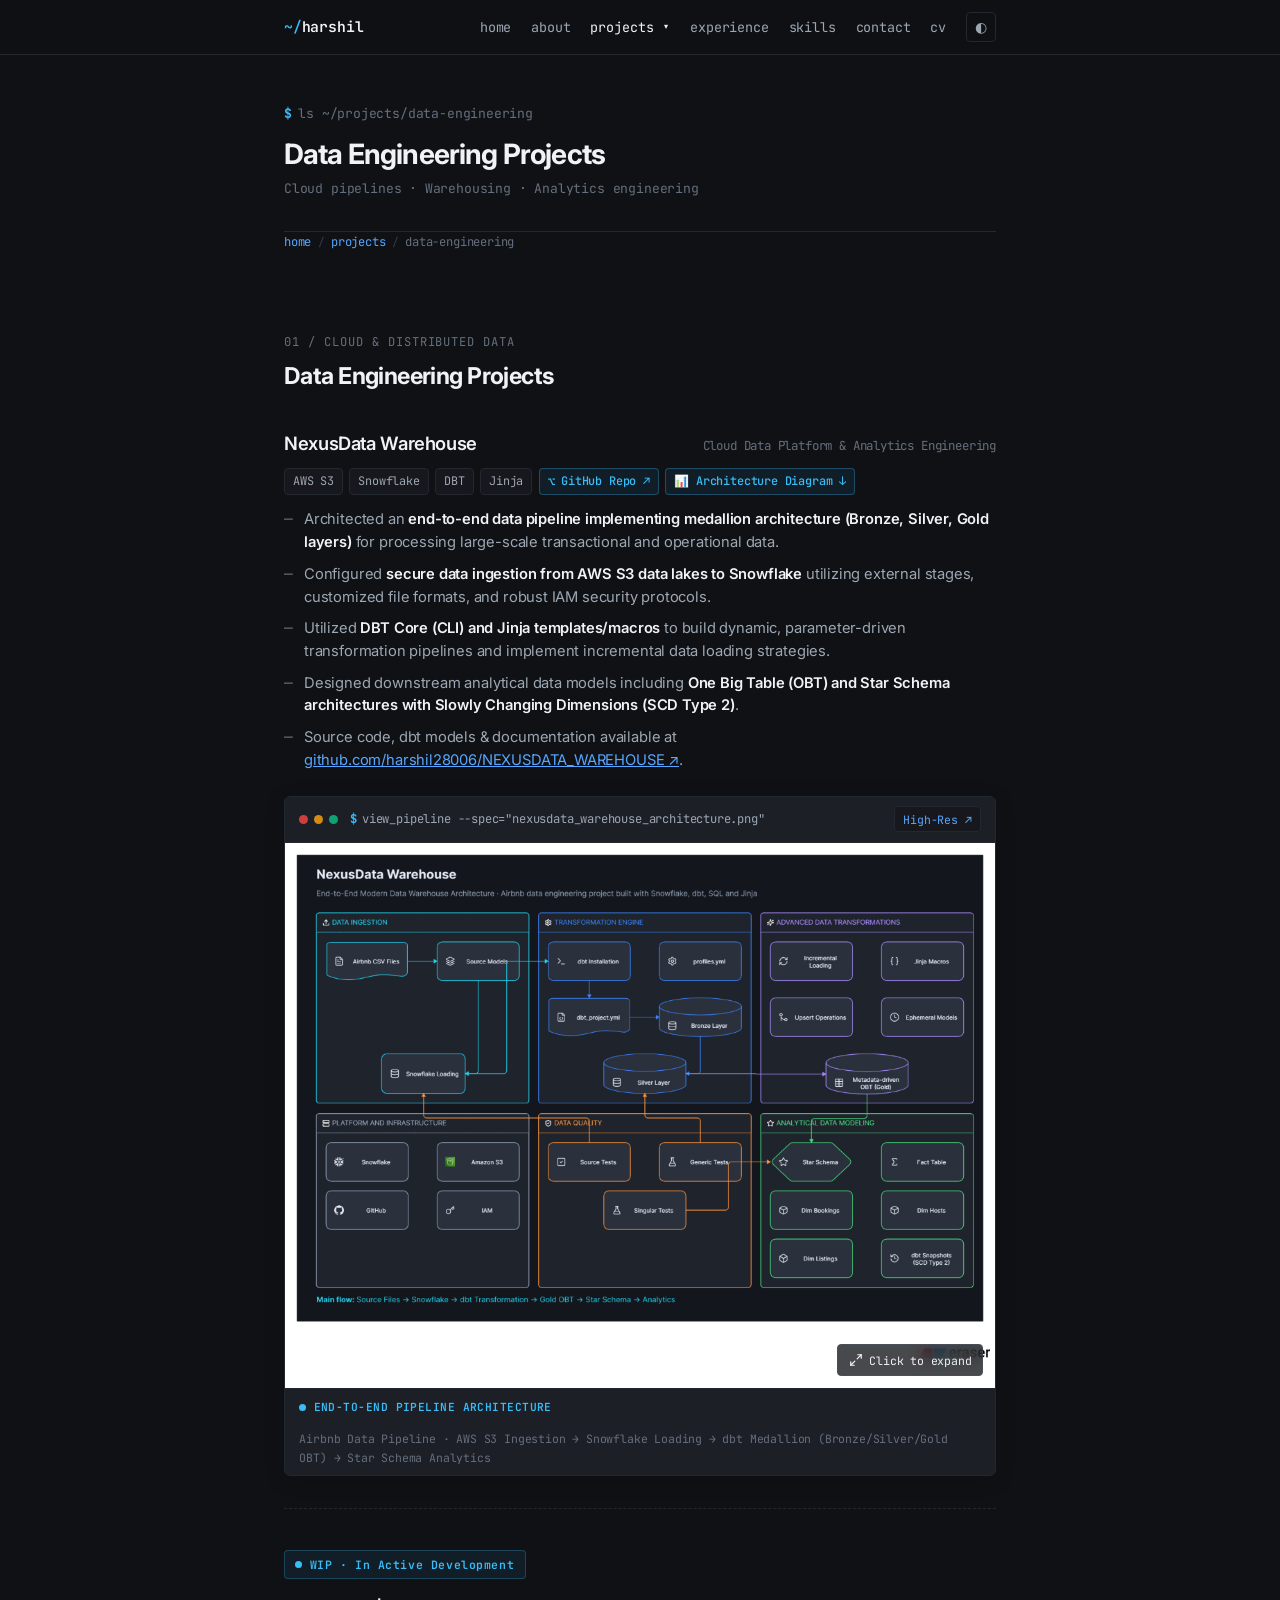
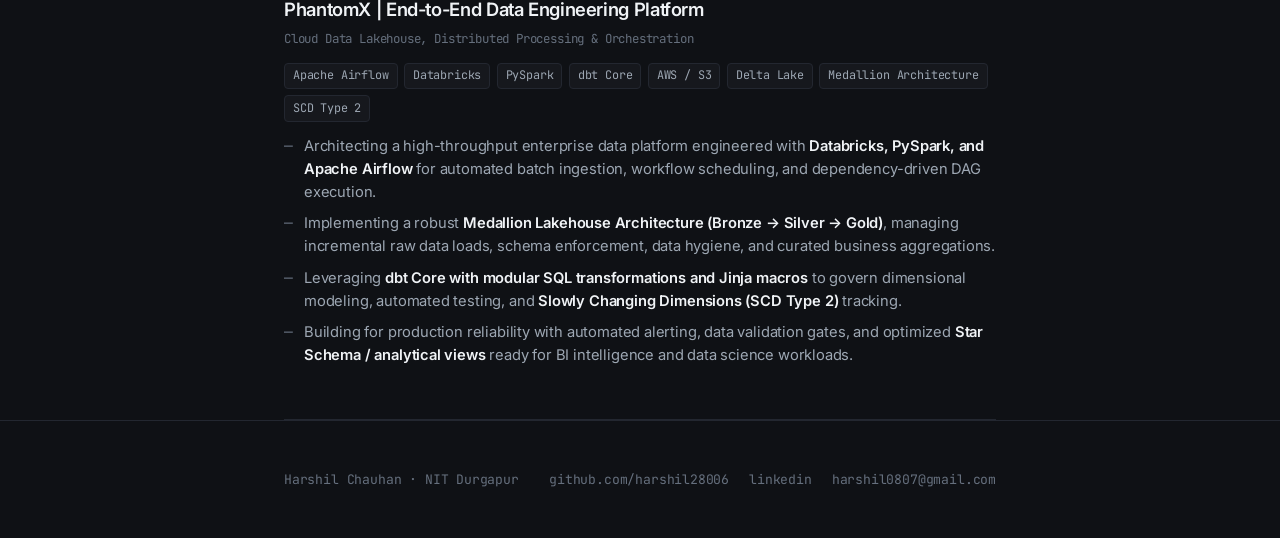
<file: projects/data-engineering.html>
<!DOCTYPE html>
<html lang="en" data-theme="dark">
<head>
  <meta charset="UTF-8">
  <meta name="viewport" content="width=device-width, initial-scale=1.0">
  <title>Data Engineering Projects — Harshil Chauhan</title>
  <meta name="description" content="Data Engineering projects by Harshil Chauhan — NexusData Warehouse: Snowflake, DBT, AWS S3, medallion architecture, Jinja macros, SCD Type 2.">
  <meta name="author" content="Harshil Chauhan">

  <link rel="preconnect" href="https://fonts.googleapis.com">
  <link rel="preconnect" href="https://fonts.gstatic.com" crossorigin>
  <link href="https://fonts.googleapis.com/css2?family=Inter:wght@400;500;600;700&family=JetBrains+Mono:wght@400;500;600&display=swap" rel="stylesheet">
  <link rel="stylesheet" href="../css/style.css">

  <script>
    try {
      var saved = localStorage.getItem('theme');
      if (saved) document.documentElement.dataset.theme = saved;
    } catch(e) {}
  </script>
</head>
<body>
  <a class="skip-link" href="#main">Skip to content</a>

  <!-- Navigation -->
  <nav class="navbar" aria-label="Main Navigation">
    <div class="container nav-inner">
      <a href="../index.html" class="navbar-path" aria-label="Harshil Chauhan Home">
        <span class="p-tilde">~/</span><span class="p-name">harshil</span>
      </a>
      <button class="nav-mobile-toggle" id="nav-mobile-toggle" aria-label="Open navigation menu" aria-expanded="false">☰</button>
      <ul class="navbar-nav" id="navbar-nav" role="list">
        <li><a href="../index.html" class="nav-link">home</a></li>
        <li><a href="../about.html" class="nav-link">about</a></li>
        <li class="nav-dropdown">
          <button class="nav-dropdown-toggle" aria-haspopup="true" aria-expanded="false">projects ▾</button>
          <ul class="dropdown-menu" role="menu">
            <li role="none"><a href="uav-auv.html" role="menuitem"><span class="dm-tilde">~/</span><span class="dm-path">projects/uav-auv</span></a></li>
            <li role="none"><a href="data-engineering.html" role="menuitem"><span class="dm-tilde">~/</span><span class="dm-path">projects/data-engineering</span></a></li>
          </ul>
        </li>
        <li><a href="../experience.html" class="nav-link">experience</a></li>
        <li><a href="../skills.html" class="nav-link">skills</a></li>
        <li><a href="../contact.html" class="nav-link">contact</a></li>
        <li><a href="../cv.html" class="nav-link">cv</a></li>
        <li>
          <button type="button" class="theme-toggle" id="theme-toggle" aria-label="Toggle theme" title="Toggle theme (T)">◐</button>
        </li>
      </ul>
    </div>
  </nav>

  <main class="container" id="main">

    <!-- Page Hero -->
    <div class="page-hero">
      <div class="page-hero-cmd">
        <span class="cmd-dollar">$</span>
        <span>ls ~/projects/data-engineering</span>
      </div>
      <h1 class="page-hero-title">Data Engineering Projects</h1>
      <p class="page-hero-sub">Cloud pipelines · Warehousing · Analytics engineering</p>
    </div>

    <!-- Breadcrumb -->
    <nav class="breadcrumb" aria-label="Breadcrumb">
      <a href="../index.html">home</a>
      <span class="breadcrumb-sep">/</span>
      <a href="data-engineering.html">projects</a>
      <span class="breadcrumb-sep">/</span>
      <span>data-engineering</span>
    </nav>

    <!-- Data Engineering Section -->
    <section class="section" id="data-engineering">
      <div class="section-head">
        <span class="section-label">01 / Cloud &amp; Distributed Data</span>
        <h2 class="section-title">Data Engineering Projects</h2>
      </div>

      <div class="project-group">

        <!-- Project: NexusData Warehouse -->
        <article class="project-item" id="nexusdata-warehouse">
          <div class="project-header">
            <h3 class="project-title">NexusData Warehouse</h3>
            <span class="project-tagline">Cloud Data Platform &amp; Analytics Engineering</span>
          </div>

          <div class="tech-tag-row">
            <span class="tech-tag">AWS S3</span>
            <span class="tech-tag">Snowflake</span>
            <span class="tech-tag">DBT</span>
            <span class="tech-tag">Jinja</span>
            <a href="https://github.com/harshil28006/NEXUSDATA_WAREHOUSE" target="_blank" rel="noopener" class="tech-tag video-tag">
              ⌥ GitHub Repo ↗
            </a>
            <a href="#nexusdata-architecture" class="tech-tag diagram-tag">
              📊 Architecture Diagram ↓
            </a>
          </div>

          <ul class="achievements-list">
            <li>
              Architected an <strong>end-to-end data pipeline implementing medallion architecture (Bronze, Silver, Gold layers)</strong> for processing large-scale transactional and operational data.
            </li>
            <li>
              Configured <strong>secure data ingestion from AWS S3 data lakes to Snowflake</strong> utilizing external stages, customized file formats, and robust IAM security protocols.
            </li>
            <li>
              Utilized <strong>DBT Core (CLI) and Jinja templates/macros</strong> to build dynamic, parameter-driven transformation pipelines and implement incremental data loading strategies.
            </li>
            <li>
              Designed downstream analytical data models including <strong>One Big Table (OBT) and Star Schema architectures with Slowly Changing Dimensions (SCD Type 2)</strong>.
            </li>
            <li>
              Source code, dbt models &amp; documentation available at <a href="https://github.com/harshil28006/NEXUSDATA_WAREHOUSE" target="_blank" rel="noopener" style="color:var(--text-code);text-decoration:underline;">github.com/harshil28006/NEXUSDATA_WAREHOUSE ↗</a>.
            </li>
          </ul>

          <!-- Embedded Architecture Diagram Showcase -->
          <div class="diagram-showcase" id="nexusdata-architecture">
            <div class="diagram-showcase-header">
              <div class="diagram-window-controls" aria-hidden="true">
                <span class="control-dot dot-red"></span>
                <span class="control-dot dot-yellow"></span>
                <span class="control-dot dot-green"></span>
              </div>
              <div class="diagram-showcase-title">
                <span class="cmd-dollar">$</span>
                <span>view_pipeline --spec="nexusdata_warehouse_architecture.png"</span>
              </div>
              <a href="../assets/nexusdata-architecture.png" target="_blank" rel="noopener" class="diagram-direct-link" title="Open high-resolution architecture diagram">
                High-Res ↗
              </a>
            </div>

            <div class="diagram-image-container" tabindex="0" role="button" aria-label="Click to enlarge NexusData Warehouse architecture diagram">
              <img
                src="../assets/nexusdata-architecture.png"
                alt="NexusData Warehouse Architecture: End-to-End Modern Data Warehouse Architecture built with Snowflake, dbt, SQL, and Jinja"
                class="diagram-image"
                loading="lazy"
                id="nexusdata-diagram-img"
              />
              <div class="diagram-expand-badge">
                <svg width="14" height="14" viewBox="0 0 24 24" fill="none" stroke="currentColor" stroke-width="2" stroke-linecap="round" stroke-linejoin="round" aria-hidden="true"><polyline points="15 3 21 3 21 9"></polyline><polyline points="9 21 3 21 3 15"></polyline><line x1="21" y1="3" x2="14" y2="10"></line><line x1="3" y1="21" x2="10" y2="14"></line></svg>
                <span>Click to expand</span>
              </div>
            </div>

            <div class="diagram-showcase-footer">
              <span class="diagram-status-indicator">
                <span class="status-pulsing-dot pulse-cyan"></span> END-TO-END PIPELINE ARCHITECTURE
              </span>
              <span class="diagram-caption-text">
                Airbnb Data Pipeline · AWS S3 Ingestion → Snowflake Loading → dbt Medallion (Bronze/Silver/Gold OBT) → Star Schema Analytics
              </span>
            </div>
          </div>
        </article>

        <!-- Project 2: PhantomX | End-to-End Data Engineering Platform -->
        <article class="project-item" id="phantomx-platform">
          <div class="project-header">
            <div>
              <div class="upcoming-badge">
                <span class="status-pulsing-dot pulse-cyan"></span>
                <span>WIP · In Active Development</span>
              </div>
              <h3 class="project-title" style="margin-top: 0.4rem;">PhantomX | End-to-End Data Engineering Platform</h3>
              <span class="project-tagline">Cloud Data Lakehouse, Distributed Processing &amp; Orchestration</span>
            </div>
          </div>

          <div class="tech-tag-row" style="margin-top: 0.75rem;">
            <span class="tech-tag">Apache Airflow</span>
            <span class="tech-tag">Databricks</span>
            <span class="tech-tag">PySpark</span>
            <span class="tech-tag">dbt Core</span>
            <span class="tech-tag">AWS / S3</span>
            <span class="tech-tag">Delta Lake</span>
            <span class="tech-tag">Medallion Architecture</span>
            <span class="tech-tag">SCD Type 2</span>
          </div>

          <ul class="achievements-list">
            <li>
              Architecting a high-throughput enterprise data platform engineered with <strong>Databricks, PySpark, and Apache Airflow</strong> for automated batch ingestion, workflow scheduling, and dependency-driven DAG execution.
            </li>
            <li>
              Implementing a robust <strong>Medallion Lakehouse Architecture (Bronze → Silver → Gold)</strong>, managing incremental raw data loads, schema enforcement, data hygiene, and curated business aggregations.
            </li>
            <li>
              Leveraging <strong>dbt Core with modular SQL transformations and Jinja macros</strong> to govern dimensional modeling, automated testing, and <strong>Slowly Changing Dimensions (SCD Type 2)</strong> tracking.
            </li>
            <li>
              Building for production reliability with automated alerting, data validation gates, and optimized <strong>Star Schema / analytical views</strong> ready for BI intelligence and data science workloads.
            </li>
          </ul>
        </article>

      </div>
    </section>

  </main>

  <!-- Footer -->
  <footer class="site-footer">
    <div class="container footer-inner">
      <div>
        <span>Harshil Chauhan</span> · <span>NIT Durgapur</span>
      </div>
      <nav class="footer-nav" aria-label="Footer Navigation">
        <a href="https://github.com/harshil28006" target="_blank" rel="noopener">github.com/harshil28006</a>
        <a href="https://linkedin.com/in/harshil-nitdurgapur" target="_blank" rel="noopener">linkedin</a>
        <a href="mailto:harshil0807@gmail.com">harshil0807@gmail.com</a>
      </nav>
    </div>
  </footer>

  <!-- Lightbox Modal for Architecture Diagram -->
  <div class="diagram-modal" id="diagram-modal" role="dialog" aria-modal="true" aria-label="Architecture Diagram Preview" hidden>
    <div class="diagram-modal-dialog">
      <div class="diagram-modal-header">
        <div class="diagram-modal-title">
          <div class="diagram-window-controls" aria-hidden="true">
            <span class="control-dot dot-red"></span>
            <span class="control-dot dot-yellow"></span>
            <span class="control-dot dot-green"></span>
          </div>
          <span>nexusdata_warehouse_architecture.png</span>
        </div>
        <button type="button" class="diagram-modal-close" id="diagram-modal-close" aria-label="Close dialog">✕</button>
      </div>

      <div class="diagram-modal-body">
        <img
          src="../assets/nexusdata-architecture.png"
          alt="NexusData Warehouse Architecture: End-to-End Modern Data Warehouse Architecture built with Snowflake, dbt, SQL, and Jinja"
          id="diagram-modal-img"
        />
      </div>

      <div class="diagram-modal-footer">
        <span>Click outside or press <kbd>ESC</kbd> to close</span>
        <a href="../assets/nexusdata-architecture.png" target="_blank" rel="noopener" class="diagram-direct-link">Open Original File ↗</a>
      </div>
    </div>
  </div>

  <script src="../js/main.js"></script>
</body>
</html>
</file>
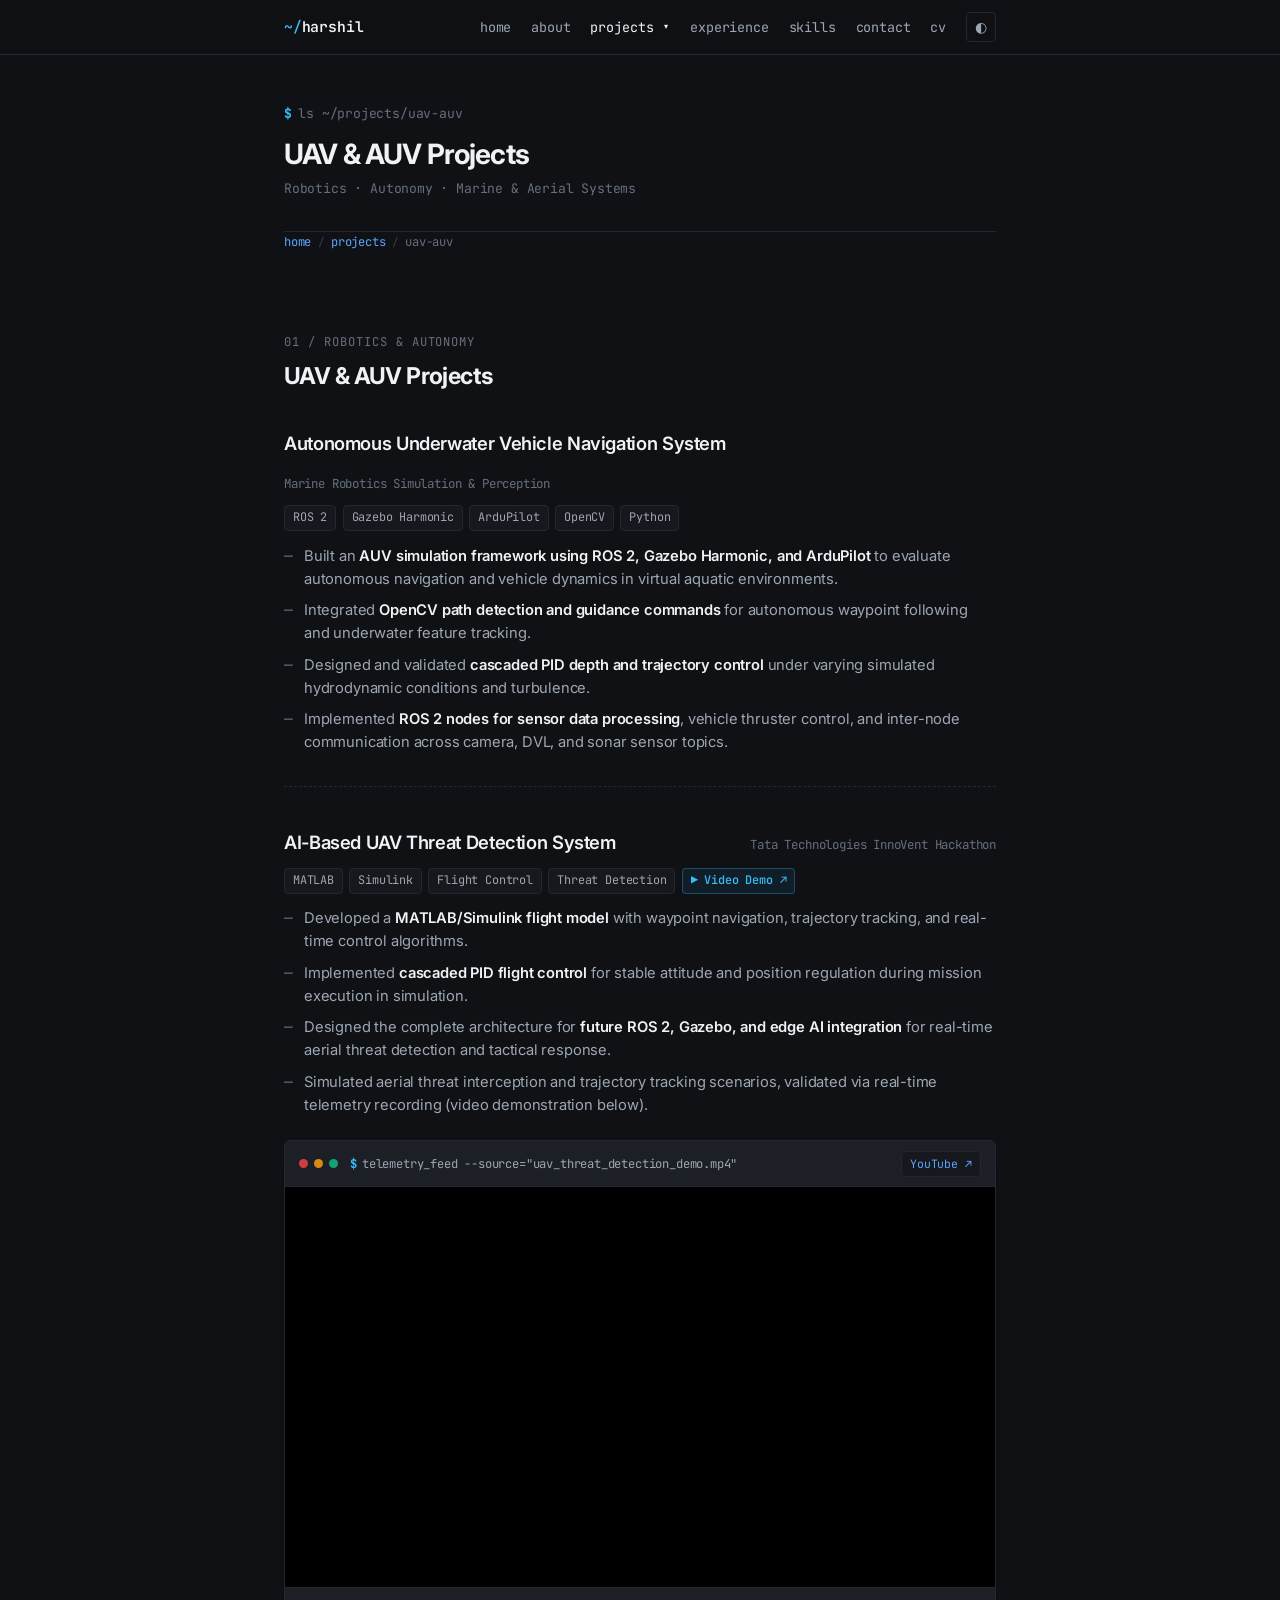
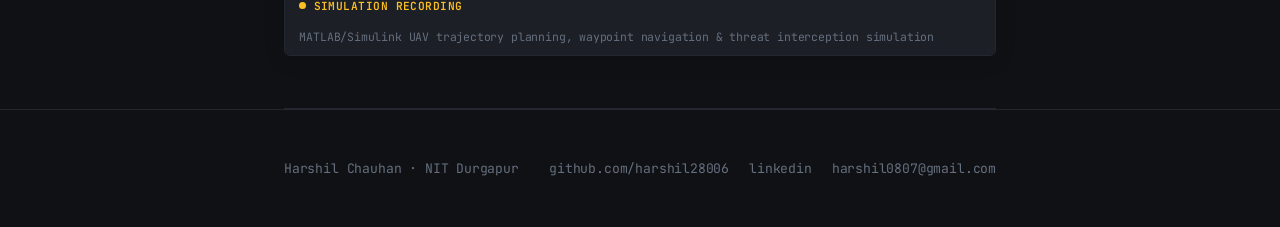
<file: projects/uav-auv.html>
<!DOCTYPE html>
<html lang="en" data-theme="dark">
<head>
  <meta charset="UTF-8">
  <meta name="viewport" content="width=device-width, initial-scale=1.0">
  <title>UAV &amp; AUV Projects — Harshil Chauhan</title>
  <meta name="description" content="UAV and AUV robotics projects by Harshil Chauhan — AUV Navigation with ROS 2 &amp; Gazebo, AI-Based UAV Threat Detection with MATLAB/Simulink.">
  <meta name="author" content="Harshil Chauhan">

  <link rel="preconnect" href="https://fonts.googleapis.com">
  <link rel="preconnect" href="https://fonts.gstatic.com" crossorigin>
  <link href="https://fonts.googleapis.com/css2?family=Inter:wght@400;500;600;700&family=JetBrains+Mono:wght@400;500;600&display=swap" rel="stylesheet">
  <link rel="stylesheet" href="../css/style.css">

  <script>
    try {
      var saved = localStorage.getItem('theme');
      if (saved) document.documentElement.dataset.theme = saved;
    } catch(e) {}
  </script>
</head>
<body>
  <a class="skip-link" href="#main">Skip to content</a>

  <!-- Navigation -->
  <nav class="navbar" aria-label="Main Navigation">
    <div class="container nav-inner">
      <a href="../index.html" class="navbar-path" aria-label="Harshil Chauhan Home">
        <span class="p-tilde">~/</span><span class="p-name">harshil</span>
      </a>
      <button class="nav-mobile-toggle" id="nav-mobile-toggle" aria-label="Open navigation menu" aria-expanded="false">☰</button>
      <ul class="navbar-nav" id="navbar-nav" role="list">
        <li><a href="../index.html" class="nav-link">home</a></li>
        <li><a href="../about.html" class="nav-link">about</a></li>
        <li class="nav-dropdown">
          <button class="nav-dropdown-toggle" aria-haspopup="true" aria-expanded="false">projects ▾</button>
          <ul class="dropdown-menu" role="menu">
            <li role="none"><a href="uav-auv.html" role="menuitem"><span class="dm-tilde">~/</span><span class="dm-path">projects/uav-auv</span></a></li>
            <li role="none"><a href="data-engineering.html" role="menuitem"><span class="dm-tilde">~/</span><span class="dm-path">projects/data-engineering</span></a></li>
          </ul>
        </li>
        <li><a href="../experience.html" class="nav-link">experience</a></li>
        <li><a href="../skills.html" class="nav-link">skills</a></li>
        <li><a href="../contact.html" class="nav-link">contact</a></li>
        <li><a href="../cv.html" class="nav-link">cv</a></li>
        <li>
          <button type="button" class="theme-toggle" id="theme-toggle" aria-label="Toggle theme" title="Toggle theme (T)">◐</button>
        </li>
      </ul>
    </div>
  </nav>

  <main class="container" id="main">

    <!-- Page Hero -->
    <div class="page-hero">
      <div class="page-hero-cmd">
        <span class="cmd-dollar">$</span>
        <span>ls ~/projects/uav-auv</span>
      </div>
      <h1 class="page-hero-title">UAV &amp; AUV Projects</h1>
      <p class="page-hero-sub">Robotics · Autonomy · Marine &amp; Aerial Systems</p>
    </div>

    <!-- Breadcrumb -->
    <nav class="breadcrumb" aria-label="Breadcrumb">
      <a href="../index.html">home</a>
      <span class="breadcrumb-sep">/</span>
      <a href="uav-auv.html">projects</a>
      <span class="breadcrumb-sep">/</span>
      <span>uav-auv</span>
    </nav>

    <!-- UAV & AUV Projects -->
    <section class="section" id="robotics">
      <div class="section-head">
        <span class="section-label">01 / Robotics &amp; Autonomy</span>
        <h2 class="section-title">UAV &amp; AUV Projects</h2>
      </div>

      <div class="project-group">

        <!-- Project 1: AUV Navigation -->
        <article class="project-item" id="auv-navigation">
          <div class="project-header">
            <h3 class="project-title">Autonomous Underwater Vehicle Navigation System</h3>
            <span class="project-tagline">Marine Robotics Simulation &amp; Perception</span>
          </div>

          <div class="tech-tag-row">
            <span class="tech-tag">ROS 2</span>
            <span class="tech-tag">Gazebo Harmonic</span>
            <span class="tech-tag">ArduPilot</span>
            <span class="tech-tag">OpenCV</span>
            <span class="tech-tag">Python</span>
          </div>

          <ul class="achievements-list">
            <li>
              Built an <strong>AUV simulation framework using ROS 2, Gazebo Harmonic, and ArduPilot</strong> to evaluate autonomous navigation and vehicle dynamics in virtual aquatic environments.
            </li>
            <li>
              Integrated <strong>OpenCV path detection and guidance commands</strong> for autonomous waypoint following and underwater feature tracking.
            </li>
            <li>
              Designed and validated <strong>cascaded PID depth and trajectory control</strong> under varying simulated hydrodynamic conditions and turbulence.
            </li>
            <li>
              Implemented <strong>ROS 2 nodes for sensor data processing</strong>, vehicle thruster control, and inter-node communication across camera, DVL, and sonar sensor topics.
            </li>
          </ul>
        </article>

        <!-- Project 2: AI-Based UAV Threat Detection -->
        <article class="project-item" id="uav-threat-detection">
          <div class="project-header">
            <h3 class="project-title">AI-Based UAV Threat Detection System</h3>
            <span class="project-tagline">Tata Technologies InnoVent Hackathon</span>
          </div>

          <div class="tech-tag-row">
            <span class="tech-tag">MATLAB</span>
            <span class="tech-tag">Simulink</span>
            <span class="tech-tag">Flight Control</span>
            <span class="tech-tag">Threat Detection</span>
            <a href="https://youtu.be/ThPveLmHdXg" target="_blank" rel="noopener" class="tech-tag video-tag">
              ▶ Video Demo ↗
            </a>
          </div>

          <ul class="achievements-list">
            <li>
              Developed a <strong>MATLAB/Simulink flight model</strong> with waypoint navigation, trajectory tracking, and real-time control algorithms.
            </li>
            <li>
              Implemented <strong>cascaded PID flight control</strong> for stable attitude and position regulation during mission execution in simulation.
            </li>
            <li>
              Designed the complete architecture for <strong>future ROS 2, Gazebo, and edge AI integration</strong> for real-time aerial threat detection and tactical response.
            </li>
            <li>
              Simulated aerial threat interception and trajectory tracking scenarios, validated via real-time telemetry recording (video demonstration below).
            </li>
          </ul>

          <!-- Embedded Video Showcase -->
          <div class="video-showcase">
            <div class="video-showcase-header">
              <div class="video-window-controls" aria-hidden="true">
                <span class="control-dot dot-red"></span>
                <span class="control-dot dot-yellow"></span>
                <span class="control-dot dot-green"></span>
              </div>
              <div class="video-showcase-title">
                <span class="cmd-dollar">$</span>
                <span>telemetry_feed --source="uav_threat_detection_demo.mp4"</span>
              </div>
              <a href="https://youtu.be/ThPveLmHdXg" target="_blank" rel="noopener" class="video-direct-link" title="Open directly on YouTube">
                YouTube ↗
              </a>
            </div>

            <div class="video-player-container">
              <iframe
                id="uav-threat-detection-video"
                src="https://www.youtube-nocookie.com/embed/ThPveLmHdXg"
                title="AI-Based UAV Threat Detection System Demonstration Video"
                loading="lazy"
                allow="accelerometer; autoplay; clipboard-write; encrypted-media; gyroscope; picture-in-picture; web-share"
                referrerpolicy="strict-origin-when-cross-origin"
                allowfullscreen>
              </iframe>
            </div>

            <div class="video-showcase-footer">
              <span class="video-status-indicator">
                <span class="status-pulsing-dot"></span> SIMULATION RECORDING
              </span>
              <span class="video-caption-text">
                MATLAB/Simulink UAV trajectory planning, waypoint navigation &amp; threat interception simulation
              </span>
            </div>
          </div>
        </article>

      </div>
    </section>

  </main>

  <!-- Footer -->
  <footer class="site-footer">
    <div class="container footer-inner">
      <div>
        <span>Harshil Chauhan</span> · <span>NIT Durgapur</span>
      </div>
      <nav class="footer-nav" aria-label="Footer Navigation">
        <a href="https://github.com/harshil28006" target="_blank" rel="noopener">github.com/harshil28006</a>
        <a href="https://linkedin.com/in/harshil-nitdurgapur" target="_blank" rel="noopener">linkedin</a>
        <a href="mailto:harshil0807@gmail.com">harshil0807@gmail.com</a>
      </nav>
    </div>
  </footer>

  <script src="../js/main.js"></script>
</body>
</html>
</file>
<file: css/style.css>
/* ==========================================================================
   Harshil Chauhan - Minimalist Developer Portfolio
   Aesthetic inspired by raaulc.com: Clean typography, structured spacing,
   subtle command-line motifs, and high performance.
   ========================================================================== */

/* --------------------------------------------------------------------------
   Design Tokens & Color Themes
   -------------------------------------------------------------------------- */
:root {
  /* Dark Theme (Default) */
  --bg-primary: #0f1115;
  --bg-secondary: #16181d;
  --bg-subtle: #1c1f26;
  --bg-hover: #22262f;

  --border-subtle: #232730;
  --border-hover: #363c4a;

  --text-primary: #f0f3f6;
  --text-secondary: #9da7b3;
  --text-muted: #656f7d;
  --text-code: #58a6ff;

  --accent-cyan: #38bdf8;
  --accent-green: #34d399;
  --accent-amber: #fbbf24;

  --font-sans: 'Inter', -apple-system, BlinkMacSystemFont, 'Segoe UI', Roboto, Helvetica, Arial, sans-serif;
  --font-mono: 'JetBrains Mono', SFMono-Regular, Menlo, Monaco, Consolas, 'Liberation Mono', monospace;

  --max-width: 760px;
  --radius-sm: 4px;
  --radius-md: 6px;
  --transition: 0.15s ease;
}

[data-theme="light"] {
  --bg-primary: #ffffff;
  --bg-secondary: #f8fafc;
  --bg-subtle: #f1f5f9;
  --bg-hover: #e2e8f0;

  --border-subtle: #e5e7eb;
  --border-hover: #cbd5e1;

  --text-primary: #111827;
  --text-secondary: #4b5563;
  --text-muted: #9ca3af;
  --text-code: #0284c7;

  --accent-cyan: #0284c7;
  --accent-green: #059669;
  --accent-amber: #d97706;
}

/* --------------------------------------------------------------------------
   Reset & Document Base
   -------------------------------------------------------------------------- */
*, *::before, *::after {
  box-sizing: border-box;
  margin: 0;
  padding: 0;
}

html {
  font-size: 16px;
  scroll-behavior: smooth;
  scroll-padding-top: 70px;
  -webkit-text-size-adjust: 100%;
}

body {
  font-family: var(--font-sans);
  background-color: var(--bg-primary);
  color: var(--text-primary);
  line-height: 1.65;
  letter-spacing: -0.011em;
  min-height: 100vh;
  transition: background-color var(--transition), color var(--transition);
  text-rendering: optimizeLegibility;
  -webkit-font-smoothing: antialiased;
}

/* Skip link for accessibility */
.skip-link {
  position: absolute;
  top: -40px;
  left: 1.5rem;
  background: var(--text-primary);
  color: var(--bg-primary);
  padding: 0.4rem 0.8rem;
  font-family: var(--font-mono);
  font-size: 0.8rem;
  z-index: 1000;
  border-radius: var(--radius-sm);
  transition: top 0.15s ease;
}
.skip-link:focus {
  top: 1rem;
}

a {
  color: inherit;
  text-decoration: none;
  transition: color var(--transition);
}

code, kbd, pre, samp {
  font-family: var(--font-mono);
}

.container {
  max-width: var(--max-width);
  margin-left: auto;
  margin-right: auto;
  padding-left: 1.5rem;
  padding-right: 1.5rem;
}

/* --------------------------------------------------------------------------
   Minimal Navbar (raaulc style: ~/harshil)
   -------------------------------------------------------------------------- */
.navbar {
  position: sticky;
  top: 0;
  z-index: 100;
  background: rgba(15, 17, 21, 0.92);
  backdrop-filter: blur(10px);
  -webkit-backdrop-filter: blur(10px);
  border-bottom: 1px solid var(--border-subtle);
  transition: background-color var(--transition), border-color var(--transition);
}

[data-theme="light"] .navbar {
  background: rgba(255, 255, 255, 0.94);
}

.nav-inner {
  display: flex;
  align-items: center;
  justify-content: space-between;
  height: 54px;
}

.navbar-path {
  font-family: var(--font-mono);
  font-size: 0.92rem;
  font-weight: 500;
  display: inline-flex;
  align-items: center;
}
.p-tilde {
  color: var(--accent-cyan);
}
.p-name {
  color: var(--text-primary);
  font-weight: 600;
}
.navbar-path:hover .p-name {
  color: var(--accent-cyan);
}

.navbar-nav {
  display: flex;
  align-items: center;
  list-style: none;
  gap: 1.25rem;
  font-family: var(--font-mono);
  font-size: 0.84rem;
}

.nav-link {
  color: var(--text-secondary);
}
.nav-link:hover {
  color: var(--text-primary);
}

.theme-toggle {
  background: transparent;
  border: 1px solid var(--border-subtle);
  color: var(--text-secondary);
  font-size: 0.85rem;
  width: 30px;
  height: 30px;
  border-radius: var(--radius-sm);
  display: inline-flex;
  align-items: center;
  justify-content: center;
  cursor: pointer;
  transition: all var(--transition);
}
.theme-toggle:hover {
  color: var(--text-primary);
  border-color: var(--border-hover);
  background: var(--bg-secondary);
}

/* --------------------------------------------------------------------------
   Hero Section ($ whois harshil)
   -------------------------------------------------------------------------- */
.hero {
  padding-top: 3.5rem;
  padding-bottom: 3rem;
  border-bottom: 1px solid var(--border-subtle);
}

.cmd-line {
  font-family: var(--font-mono);
  font-size: 0.84rem;
  color: var(--text-muted);
  margin-bottom: 1.25rem;
  display: inline-flex;
  align-items: center;
  gap: 0.4rem;
}
.cmd-dollar {
  color: var(--accent-cyan);
  font-weight: 700;
}
.cmd-name {
  color: var(--text-primary);
}
.cmd-arg {
  color: var(--accent-amber);
}

.hero-identity {
  display: flex;
  align-items: center;
  gap: 1.25rem;
  margin-bottom: 1.35rem;
}

.hero-photo {
  width: 88px;
  height: 88px;
  border-radius: 50%;
  object-fit: cover;
  object-position: center 20%;
  border: 1px solid var(--border-hover);
  flex-shrink: 0;
  background: var(--bg-subtle);
  box-shadow: 0 4px 16px rgba(0, 0, 0, 0.25);
  transition: transform var(--transition), border-color var(--transition);
  display: block;
}

.hero-photo:hover {
  transform: scale(1.04);
  border-color: var(--accent-cyan);
}

.hero-name {
  font-size: 1.95rem;
  font-weight: 700;
  letter-spacing: -0.03em;
  color: var(--text-primary);
  line-height: 1.2;
  margin-bottom: 0.35rem;
}

.hero-sub {
  font-family: var(--font-mono);
  font-size: 0.88rem;
  color: var(--text-muted);
  display: flex;
  align-items: center;
  gap: 0.45rem;
  flex-wrap: wrap;
}
.hero-sub span.highlight {
  color: var(--text-secondary);
}

.hero-bio {
  font-size: 1.02rem;
  color: var(--text-secondary);
  line-height: 1.7;
  margin-bottom: 1.5rem;
}
.hero-bio strong {
  color: var(--text-primary);
  font-weight: 600;
}

/* Terminal Core Stack Block */
.terminal-stack-box {
  background: var(--bg-secondary);
  border: 1px solid var(--border-subtle);
  border-radius: var(--radius-sm);
  padding: 0.85rem 1.15rem;
  margin-bottom: 1.75rem;
  font-family: var(--font-mono);
  font-size: 0.82rem;
  line-height: 1.6;
}

.term-header {
  color: var(--text-muted);
  margin-bottom: 0.35rem;
  display: flex;
  align-items: center;
  gap: 0.4rem;
}

.term-stack-list {
  display: flex;
  flex-wrap: wrap;
  align-items: center;
  gap: 0.4rem 0.6rem;
  color: var(--text-primary);
}

.term-pill {
  color: var(--text-code);
  font-weight: 500;
}

.term-sep {
  color: var(--border-hover);
}

/* Action CTA Buttons */
.cta-row {
  display: flex;
  flex-wrap: wrap;
  align-items: center;
  gap: 0.65rem;
}

.btn {
  display: inline-flex;
  align-items: center;
  gap: 0.35rem;
  font-family: var(--font-mono);
  font-size: 0.82rem;
  padding: 0.45rem 0.85rem;
  border-radius: var(--radius-sm);
  border: 1px solid var(--border-subtle);
  background: var(--bg-secondary);
  color: var(--text-primary);
  cursor: pointer;
  transition: all var(--transition);
}
.btn:hover {
  background: var(--bg-hover);
  border-color: var(--border-hover);
}

.btn.primary {
  background: var(--text-primary);
  color: var(--bg-primary);
  border-color: var(--text-primary);
  font-weight: 600;
}
.btn.primary:hover {
  opacity: 0.9;
}

/* --------------------------------------------------------------------------
   Sections & Structured Spacing
   -------------------------------------------------------------------------- */
.section {
  padding-top: 3.25rem;
  padding-bottom: 3.25rem;
  border-bottom: 1px solid var(--border-subtle);
}

.section-head {
  margin-bottom: 2rem;
}

.section-label {
  font-family: var(--font-mono);
  font-size: 0.76rem;
  text-transform: uppercase;
  letter-spacing: 0.08em;
  color: var(--text-muted);
  display: block;
  margin-bottom: 0.35rem;
}

.section-title {
  font-size: 1.45rem;
  font-weight: 700;
  letter-spacing: -0.025em;
  color: var(--text-primary);
}

/* --------------------------------------------------------------------------
   Projects List (Structured Spacing, No Heavy Cards)
   -------------------------------------------------------------------------- */
.project-group {
  display: flex;
  flex-direction: column;
  gap: 2.5rem;
}

.project-item {
  padding-bottom: 2rem;
  border-bottom: 1px dashed var(--border-subtle);
}
.project-item:last-child {
  padding-bottom: 0;
  border-bottom: none;
}

.project-header {
  display: flex;
  align-items: baseline;
  justify-content: space-between;
  gap: 1rem;
  margin-bottom: 0.65rem;
  flex-wrap: wrap;
}

.project-title {
  font-size: 1.15rem;
  font-weight: 600;
  color: var(--text-primary);
  letter-spacing: -0.02em;
}

.project-tagline {
  font-family: var(--font-mono);
  font-size: 0.78rem;
  color: var(--text-muted);
}

/* Technical Tags Pill Row */
.tech-tag-row {
  display: flex;
  flex-wrap: wrap;
  gap: 0.4rem;
  margin-bottom: 0.85rem;
}

.tech-tag {
  font-family: var(--font-mono);
  font-size: 0.74rem;
  color: var(--text-secondary);
  background: var(--bg-secondary);
  border: 1px solid var(--border-subtle);
  padding: 0.15rem 0.5rem;
  border-radius: var(--radius-sm);
}

/* Achievements Bullet List */
.achievements-list {
  list-style: none;
  display: flex;
  flex-direction: column;
  gap: 0.55rem;
}

.achievements-list li {
  position: relative;
  padding-left: 1.25rem;
  font-size: 0.92rem;
  color: var(--text-secondary);
  line-height: 1.55;
}

.achievements-list li::before {
  content: "—";
  position: absolute;
  left: 0;
  color: var(--text-muted);
  font-family: var(--font-mono);
}

.achievements-list li strong {
  color: var(--text-primary);
  font-weight: 600;
}

/* --------------------------------------------------------------------------
   Video Showcase Component (Terminal & Media Player Bezel)
   -------------------------------------------------------------------------- */
.video-showcase {
  margin-top: 1.5rem;
  background: var(--bg-secondary);
  border: 1px solid var(--border-subtle);
  border-radius: var(--radius-md);
  overflow: hidden;
  box-shadow: 0 4px 20px rgba(0, 0, 0, 0.15);
  transition: border-color var(--transition), box-shadow var(--transition);
}

.video-showcase:hover {
  border-color: var(--border-hover);
  box-shadow: 0 6px 24px rgba(0, 0, 0, 0.25);
}

.video-showcase-header {
  display: flex;
  align-items: center;
  justify-content: space-between;
  gap: 0.75rem;
  padding: 0.6rem 0.9rem;
  background: var(--bg-subtle);
  border-bottom: 1px solid var(--border-subtle);
  font-family: var(--font-mono);
  font-size: 0.76rem;
}

.video-window-controls {
  display: flex;
  align-items: center;
  gap: 0.35rem;
  flex-shrink: 0;
}

.control-dot {
  width: 9px;
  height: 9px;
  border-radius: 50%;
  display: inline-block;
}

.control-dot.dot-red {
  background-color: #ef4444;
  opacity: 0.85;
}

.control-dot.dot-yellow {
  background-color: #f59e0b;
  opacity: 0.85;
}

.control-dot.dot-green {
  background-color: #10b981;
  opacity: 0.85;
}

.video-showcase-title {
  color: var(--text-muted);
  overflow: hidden;
  text-overflow: ellipsis;
  white-space: nowrap;
  display: flex;
  align-items: center;
  gap: 0.35rem;
  flex: 1;
}

.video-showcase-title span:last-child {
  color: var(--text-secondary);
}

.video-direct-link {
  flex-shrink: 0;
  font-family: var(--font-mono);
  font-size: 0.72rem;
  color: var(--text-code);
  padding: 0.15rem 0.5rem;
  border-radius: var(--radius-sm);
  background: var(--bg-secondary);
  border: 1px solid var(--border-subtle);
  transition: all var(--transition);
}

.video-direct-link:hover {
  color: var(--accent-cyan);
  border-color: var(--border-hover);
  background: var(--bg-hover);
}

.video-player-container {
  position: relative;
  width: 100%;
  aspect-ratio: 16 / 9;
  background: #000;
}

.video-player-container iframe {
  position: absolute;
  top: 0;
  left: 0;
  width: 100%;
  height: 100%;
  border: 0;
}

.video-showcase-footer {
  display: flex;
  align-items: center;
  justify-content: space-between;
  gap: 0.75rem;
  padding: 0.55rem 0.9rem;
  background: var(--bg-subtle);
  border-top: 1px solid var(--border-subtle);
  font-family: var(--font-mono);
  font-size: 0.74rem;
  flex-wrap: wrap;
}

.video-status-indicator {
  display: inline-flex;
  align-items: center;
  gap: 0.45rem;
  color: var(--accent-amber);
  font-weight: 600;
  letter-spacing: 0.04em;
  font-size: 0.7rem;
}

.status-pulsing-dot {
  width: 7px;
  height: 7px;
  border-radius: 50%;
  background: var(--accent-amber);
  display: inline-block;
  box-shadow: 0 0 0 0 rgba(251, 191, 36, 0.7);
  animation: pulse-ring 2s infinite;
}

@keyframes pulse-ring {
  0% {
    box-shadow: 0 0 0 0 rgba(251, 191, 36, 0.7);
  }
  70% {
    box-shadow: 0 0 0 6px rgba(251, 191, 36, 0);
  }
  100% {
    box-shadow: 0 0 0 0 rgba(251, 191, 36, 0);
  }
}

.video-caption-text {
  color: var(--text-muted);
  font-size: 0.72rem;
}

.tech-tag.video-tag {
  color: var(--accent-cyan);
  border-color: rgba(56, 189, 248, 0.3);
  background: rgba(56, 189, 248, 0.08);
  font-weight: 500;
  cursor: pointer;
  display: inline-flex;
  align-items: center;
  gap: 0.25rem;
}

.tech-tag.video-tag:hover {
  background: rgba(56, 189, 248, 0.16);
  border-color: var(--accent-cyan);
  color: var(--text-primary);
}

.tech-tag.diagram-tag {
  color: var(--accent-cyan);
  border-color: rgba(56, 189, 248, 0.3);
  background: rgba(56, 189, 248, 0.08);
  font-weight: 500;
  cursor: pointer;
  display: inline-flex;
  align-items: center;
  gap: 0.25rem;
  text-decoration: none;
}

.tech-tag.diagram-tag:hover {
  background: rgba(56, 189, 248, 0.16);
  border-color: var(--accent-cyan);
  color: var(--text-primary);
}

/* --------------------------------------------------------------------------
   Diagram Showcase Component (Terminal & Pipeline Architecture Viewer)
   -------------------------------------------------------------------------- */
.diagram-showcase {
  margin-top: 1.5rem;
  background: var(--bg-secondary);
  border: 1px solid var(--border-subtle);
  border-radius: var(--radius-md);
  overflow: hidden;
  box-shadow: 0 4px 20px rgba(0, 0, 0, 0.15);
  transition: border-color var(--transition), box-shadow var(--transition);
}

.diagram-showcase:hover {
  border-color: var(--border-hover);
  box-shadow: 0 6px 24px rgba(0, 0, 0, 0.25);
}

.diagram-showcase-header {
  display: flex;
  align-items: center;
  justify-content: space-between;
  gap: 0.75rem;
  padding: 0.6rem 0.9rem;
  background: var(--bg-subtle);
  border-bottom: 1px solid var(--border-subtle);
  font-family: var(--font-mono);
  font-size: 0.76rem;
}

.diagram-window-controls {
  display: flex;
  align-items: center;
  gap: 0.35rem;
  flex-shrink: 0;
}

.diagram-showcase-title {
  color: var(--text-muted);
  overflow: hidden;
  text-overflow: ellipsis;
  white-space: nowrap;
  display: flex;
  align-items: center;
  gap: 0.35rem;
  flex: 1;
}

.diagram-showcase-title span:last-child {
  color: var(--text-secondary);
}

.diagram-direct-link {
  flex-shrink: 0;
  font-family: var(--font-mono);
  font-size: 0.72rem;
  color: var(--text-code);
  padding: 0.15rem 0.5rem;
  border-radius: var(--radius-sm);
  background: var(--bg-secondary);
  border: 1px solid var(--border-subtle);
  text-decoration: none;
  transition: all var(--transition);
}

.diagram-direct-link:hover {
  color: var(--accent-cyan);
  border-color: var(--border-hover);
  background: var(--bg-hover);
}

.diagram-image-container {
  position: relative;
  width: 100%;
  background: #0d1117;
  cursor: zoom-in;
  overflow: hidden;
  display: flex;
  align-items: center;
  justify-content: center;
  border: 0;
  padding: 0;
  text-align: left;
}

.diagram-image-container:focus-visible {
  outline: 2px solid var(--accent-cyan);
  outline-offset: -2px;
}

.diagram-image {
  display: block;
  width: 100%;
  height: auto;
  object-fit: contain;
  transition: transform 0.25s ease;
}

.diagram-image-container:hover .diagram-image {
  transform: scale(1.015);
}

.diagram-expand-badge {
  position: absolute;
  bottom: 12px;
  right: 12px;
  display: inline-flex;
  align-items: center;
  gap: 0.4rem;
  padding: 0.35rem 0.65rem;
  background: rgba(15, 17, 21, 0.85);
  backdrop-filter: blur(8px);
  -webkit-backdrop-filter: blur(8px);
  border: 1px solid var(--border-hover);
  border-radius: var(--radius-sm);
  color: var(--text-primary);
  font-family: var(--font-mono);
  font-size: 0.72rem;
  pointer-events: none;
  opacity: 0.9;
  transition: opacity var(--transition), transform var(--transition), border-color var(--transition), color var(--transition);
}

.diagram-image-container:hover .diagram-expand-badge {
  opacity: 1;
  transform: translateY(-2px);
  border-color: var(--accent-cyan);
  color: var(--accent-cyan);
}

.diagram-showcase-footer {
  display: flex;
  align-items: center;
  justify-content: space-between;
  gap: 0.75rem;
  padding: 0.55rem 0.9rem;
  background: var(--bg-subtle);
  border-top: 1px solid var(--border-subtle);
  font-family: var(--font-mono);
  font-size: 0.74rem;
  flex-wrap: wrap;
}

.diagram-status-indicator {
  display: inline-flex;
  align-items: center;
  gap: 0.45rem;
  color: var(--accent-cyan);
  font-weight: 600;
  letter-spacing: 0.04em;
  font-size: 0.7rem;
}

.status-pulsing-dot.pulse-cyan {
  background: var(--accent-cyan);
  box-shadow: 0 0 0 0 rgba(56, 189, 248, 0.7);
  animation: pulse-ring-cyan 2s infinite;
}

@keyframes pulse-ring-cyan {
  0% {
    box-shadow: 0 0 0 0 rgba(56, 189, 248, 0.7);
  }
  70% {
    box-shadow: 0 0 0 6px rgba(56, 189, 248, 0);
  }
  100% {
    box-shadow: 0 0 0 0 rgba(56, 189, 248, 0);
  }
}

.diagram-caption-text {
  color: var(--text-muted);
  font-size: 0.72rem;
}

/* --------------------------------------------------------------------------
   Architecture Diagram Lightbox Modal
   -------------------------------------------------------------------------- */
.diagram-modal {
  position: fixed;
  inset: 0;
  z-index: 9999;
  background: rgba(10, 12, 16, 0.88);
  backdrop-filter: blur(12px);
  -webkit-backdrop-filter: blur(12px);
  display: flex;
  align-items: center;
  justify-content: center;
  padding: 1.5rem;
  opacity: 0;
  pointer-events: none;
  transition: opacity 0.2s ease;
}

.diagram-modal:not([hidden]) {
  opacity: 1;
  pointer-events: auto;
}

.diagram-modal-dialog {
  position: relative;
  max-width: 1200px;
  width: 100%;
  max-height: 92vh;
  display: flex;
  flex-direction: column;
  background: var(--bg-secondary);
  border: 1px solid var(--border-hover);
  border-radius: var(--radius-md);
  overflow: hidden;
  box-shadow: 0 25px 60px -15px rgba(0, 0, 0, 0.7);
  transform: scale(0.96);
  transition: transform 0.2s cubic-bezier(0.16, 1, 0.3, 1);
}

.diagram-modal:not([hidden]) .diagram-modal-dialog {
  transform: scale(1);
}

.diagram-modal-header {
  display: flex;
  align-items: center;
  justify-content: space-between;
  padding: 0.7rem 1rem;
  background: var(--bg-subtle);
  border-bottom: 1px solid var(--border-subtle);
  font-family: var(--font-mono);
  font-size: 0.8rem;
}

.diagram-modal-title {
  display: flex;
  align-items: center;
  gap: 0.5rem;
  color: var(--text-secondary);
}

.diagram-modal-close {
  background: transparent;
  border: 1px solid var(--border-subtle);
  color: var(--text-secondary);
  width: 28px;
  height: 28px;
  display: flex;
  align-items: center;
  justify-content: center;
  border-radius: var(--radius-sm);
  cursor: pointer;
  font-family: var(--font-mono);
  font-size: 0.9rem;
  line-height: 1;
  transition: all var(--transition);
}

.diagram-modal-close:hover {
  background: var(--bg-hover);
  color: var(--text-primary);
  border-color: var(--border-hover);
}

.diagram-modal-body {
  overflow: auto;
  padding: 0.75rem;
  background: #0d1117;
  display: flex;
  align-items: center;
  justify-content: center;
  max-height: calc(92vh - 90px);
}

.diagram-modal-body img {
  max-width: 100%;
  max-height: calc(92vh - 120px);
  width: auto;
  height: auto;
  border-radius: 4px;
  object-fit: contain;
}

.diagram-modal-footer {
  display: flex;
  align-items: center;
  justify-content: space-between;
  padding: 0.55rem 1rem;
  background: var(--bg-subtle);
  border-top: 1px solid var(--border-subtle);
  font-family: var(--font-mono);
  font-size: 0.72rem;
  color: var(--text-muted);
}

.diagram-modal-footer kbd {
  display: inline-block;
  padding: 0.1rem 0.35rem;
  font-size: 0.68rem;
  font-family: var(--font-mono);
  background: var(--bg-hover);
  border: 1px solid var(--border-subtle);
  border-radius: 3px;
  color: var(--text-secondary);
}

/* --------------------------------------------------------------------------
   Experience Section (IIT Mandi Research Internship)
   -------------------------------------------------------------------------- */
.experience-block {
  padding: 1.35rem;
  background: var(--bg-secondary);
  border: 1px solid var(--border-subtle);
  border-radius: var(--radius-sm);
  margin-bottom: 1.5rem;
}

.exp-head {
  display: flex;
  align-items: baseline;
  justify-content: space-between;
  gap: 1rem;
  flex-wrap: wrap;
  margin-bottom: 0.35rem;
}

.exp-role {
  font-size: 1.05rem;
  font-weight: 600;
  color: var(--text-primary);
}

.exp-date {
  font-family: var(--font-mono);
  font-size: 0.8rem;
  color: var(--text-muted);
}

.exp-org {
  font-family: var(--font-mono);
  font-size: 0.85rem;
  color: var(--text-code);
  margin-bottom: 0.75rem;
}
.exp-org span.advisor {
  color: var(--text-muted);
}

/* --------------------------------------------------------------------------
   Education & Leadership
   -------------------------------------------------------------------------- */
.two-col-grid {
  display: grid;
  grid-template-columns: 1fr 1fr;
  gap: 1.75rem;
}

@media (max-width: 640px) {
  .two-col-grid {
    grid-template-columns: 1fr;
    gap: 1.25rem;
  }
}

.compact-card {
  padding: 1.15rem;
  background: var(--bg-secondary);
  border: 1px solid var(--border-subtle);
  border-radius: var(--radius-sm);
}

.compact-card h4 {
  font-size: 0.98rem;
  font-weight: 600;
  color: var(--text-primary);
  margin-bottom: 0.25rem;
}

.compact-sub {
  font-family: var(--font-mono);
  font-size: 0.8rem;
  color: var(--text-muted);
  margin-bottom: 0.5rem;
}

.compact-desc {
  font-size: 0.88rem;
  color: var(--text-secondary);
  line-height: 1.5;
}

/* --------------------------------------------------------------------------
   Footer (raaulc style)
   -------------------------------------------------------------------------- */
.site-footer {
  padding: 3rem 0;
  border-top: 1px solid var(--border-subtle);
  font-family: var(--font-mono);
  font-size: 0.82rem;
  color: var(--text-muted);
}

.footer-inner {
  display: flex;
  align-items: center;
  justify-content: space-between;
  flex-wrap: wrap;
  gap: 1rem;
}

.footer-nav {
  display: flex;
  align-items: center;
  gap: 1.25rem;
  flex-wrap: wrap;
}
.footer-nav a:hover {
  color: var(--text-primary);
  text-decoration: underline;
}

/* --------------------------------------------------------------------------
   Responsive adjustments
   -------------------------------------------------------------------------- */
@media (max-width: 640px) {
  .hero-name {
    font-size: 1.65rem;
  }
  .navbar-nav {
    gap: 0.85rem;
    font-size: 0.8rem;
  }
  .section {
    padding-top: 2.5rem;
    padding-bottom: 2.5rem;
  }
  .video-showcase-title,
  .diagram-showcase-title {
    font-size: 0.68rem;
  }
  .video-showcase-footer,
  .diagram-showcase-footer {
    flex-direction: column;
    align-items: flex-start;
    gap: 0.35rem;
  }
  .diagram-modal {
    padding: 0.5rem;
  }
  .diagram-modal-body {
    padding: 0.35rem;
  }
}


/* ==========================================================================
   Multi-Page Portfolio Extensions
   ========================================================================== */

/* --------------------------------------------------------------------------
   Dropdown Navigation
   -------------------------------------------------------------------------- */
.nav-dropdown {
  position: relative;
}

.nav-dropdown-toggle {
  background: none;
  border: none;
  font-family: var(--font-mono);
  font-size: 0.84rem;
  color: var(--text-secondary);
  cursor: pointer;
  padding: 0;
  display: inline-flex;
  align-items: center;
  gap: 0.2rem;
  transition: color var(--transition);
  letter-spacing: 0;
}

.nav-dropdown-toggle:hover,
.nav-dropdown:hover .nav-dropdown-toggle,
.nav-dropdown-toggle.active {
  color: var(--text-primary);
}

.dropdown-menu {
  position: absolute;
  top: calc(100% + 0.75rem);
  right: -0.5rem;
  background: var(--bg-secondary);
  border: 1px solid var(--border-hover);
  border-radius: var(--radius-md);
  padding: 0.35rem 0;
  min-width: 245px;
  z-index: 200;
  opacity: 0;
  pointer-events: none;
  transform: translateY(-6px);
  transition: opacity 0.15s ease, transform 0.15s ease;
  box-shadow: 0 8px 28px rgba(0, 0, 0, 0.25);
  list-style: none;
}

[data-theme="light"] .dropdown-menu {
  box-shadow: 0 8px 28px rgba(0, 0, 0, 0.12);
}

.nav-dropdown:hover .dropdown-menu,
.nav-dropdown.open .dropdown-menu {
  opacity: 1;
  pointer-events: auto;
  transform: translateY(0);
}

.dropdown-menu li {
  list-style: none;
}

.dropdown-menu a {
  display: flex;
  align-items: center;
  padding: 0.5rem 1rem;
  font-family: var(--font-mono);
  font-size: 0.78rem;
  color: var(--text-secondary);
  transition: color var(--transition), background var(--transition);
}

.dropdown-menu a:hover {
  color: var(--accent-cyan);
  background: var(--bg-hover);
}

.dm-tilde {
  color: var(--text-muted);
}

.dm-path {
  color: var(--text-code);
}

.dropdown-menu a:hover .dm-tilde,
.dropdown-menu a:hover .dm-path {
  color: var(--accent-cyan);
}

/* --------------------------------------------------------------------------
   Mobile Hamburger Toggle
   -------------------------------------------------------------------------- */
.nav-mobile-toggle {
  display: none;
  background: transparent;
  border: 1px solid var(--border-subtle);
  color: var(--text-secondary);
  font-size: 0.85rem;
  width: 30px;
  height: 30px;
  border-radius: var(--radius-sm);
  align-items: center;
  justify-content: center;
  cursor: pointer;
  transition: all var(--transition);
  font-family: var(--font-mono);
  flex-shrink: 0;
}

.nav-mobile-toggle:hover {
  color: var(--text-primary);
  border-color: var(--border-hover);
  background: var(--bg-secondary);
}

/* --------------------------------------------------------------------------
   Active Nav Link
   -------------------------------------------------------------------------- */
.nav-link.active,
.nav-link[aria-current="page"],
.nav-dropdown-toggle.active {
  color: var(--text-primary);
}

/* --------------------------------------------------------------------------
   Breadcrumb
   -------------------------------------------------------------------------- */
.breadcrumb {
  font-family: var(--font-mono);
  font-size: 0.76rem;
  color: var(--text-muted);
  display: flex;
  align-items: center;
  gap: 0.4rem;
  flex-wrap: wrap;
  margin-bottom: 1.75rem;
}

.breadcrumb a {
  color: var(--text-code);
  transition: color var(--transition);
}

.breadcrumb a:hover {
  color: var(--accent-cyan);
}

.breadcrumb-sep {
  color: var(--border-hover);
  font-size: 0.7rem;
}

/* --------------------------------------------------------------------------
   Inner Page Hero
   -------------------------------------------------------------------------- */
.page-hero {
  padding-top: 2.75rem;
  padding-bottom: 2rem;
  border-bottom: 1px solid var(--border-subtle);
}

.page-hero-cmd {
  font-family: var(--font-mono);
  font-size: 0.82rem;
  color: var(--text-muted);
  margin-bottom: 0.85rem;
  display: inline-flex;
  align-items: center;
  gap: 0.4rem;
}

.page-hero-title {
  font-size: 1.75rem;
  font-weight: 700;
  letter-spacing: -0.03em;
  color: var(--text-primary);
  line-height: 1.2;
  margin-bottom: 0.45rem;
}

.page-hero-sub {
  font-family: var(--font-mono);
  font-size: 0.82rem;
  color: var(--text-muted);
  line-height: 1.5;
}

/* --------------------------------------------------------------------------
   Recent Project Cards (Homepage)
   -------------------------------------------------------------------------- */
.recent-projects-grid {
  display: grid;
  grid-template-columns: 1fr 1fr;
  gap: 1.25rem;
}

.project-card {
  background: var(--bg-secondary);
  border: 1px solid var(--border-subtle);
  border-radius: var(--radius-md);
  padding: 1.35rem;
  display: flex;
  flex-direction: column;
  gap: 0.6rem;
  transition: border-color var(--transition), box-shadow var(--transition);
  text-decoration: none;
  color: inherit;
}

.project-card:hover {
  border-color: var(--border-hover);
  box-shadow: 0 4px 20px rgba(0, 0, 0, 0.18);
}

.project-card-label {
  font-family: var(--font-mono);
  font-size: 0.68rem;
  color: var(--text-muted);
  text-transform: uppercase;
  letter-spacing: 0.07em;
}

.project-card-title {
  font-size: 1rem;
  font-weight: 600;
  color: var(--text-primary);
  line-height: 1.3;
}

.project-card-desc {
  font-size: 0.875rem;
  color: var(--text-secondary);
  line-height: 1.55;
  flex: 1;
}

.project-card-tags {
  display: flex;
  flex-wrap: wrap;
  gap: 0.35rem;
}

.project-card-cta {
  font-family: var(--font-mono);
  font-size: 0.76rem;
  color: var(--text-code);
  display: inline-flex;
  align-items: center;
  gap: 0.25rem;
  margin-top: 0.35rem;
  transition: color var(--transition);
}

.project-card:hover .project-card-cta {
  color: var(--accent-cyan);
}

/* Section view-all link */
.section-viewall {
  display: inline-flex;
  align-items: center;
  gap: 0.35rem;
  font-family: var(--font-mono);
  font-size: 0.8rem;
  color: var(--text-muted);
  margin-top: 1.5rem;
  transition: color var(--transition);
  text-decoration: none;
}

.section-viewall:hover {
  color: var(--text-primary);
}

/* --------------------------------------------------------------------------
   Upcoming Projects / Coming Soon Component
   -------------------------------------------------------------------------- */
.upcoming-project-item {
  background: var(--bg-secondary);
  border: 1px solid var(--border-subtle);
  border-left: 3px solid var(--accent-cyan);
  border-radius: var(--radius-md);
  padding: 1.5rem;
  margin-top: 1rem;
  transition: border-color var(--transition), box-shadow var(--transition);
}

.upcoming-project-item:hover {
  border-color: var(--border-hover);
  border-left-color: var(--accent-cyan);
  box-shadow: 0 6px 24px rgba(0, 0, 0, 0.2);
}

.upcoming-badge {
  display: inline-flex;
  align-items: center;
  gap: 0.45rem;
  font-family: var(--font-mono);
  font-size: 0.72rem;
  font-weight: 600;
  color: var(--accent-cyan);
  background: rgba(56, 189, 248, 0.08);
  border: 1px solid rgba(56, 189, 248, 0.25);
  padding: 0.25rem 0.65rem;
  border-radius: var(--radius-sm);
  letter-spacing: 0.05em;
  margin-bottom: 0.5rem;
}

/* --------------------------------------------------------------------------
   Experience Teaser (Homepage summary)
   -------------------------------------------------------------------------- */
.exp-teaser {
  display: flex;
  align-items: center;
  justify-content: space-between;
  gap: 1rem;
  flex-wrap: wrap;
  background: var(--bg-secondary);
  border: 1px solid var(--border-subtle);
  border-left: 3px solid var(--accent-cyan);
  border-radius: var(--radius-sm);
  padding: 1rem 1.25rem;
  transition: border-color var(--transition);
  text-decoration: none;
  color: inherit;
}

.exp-teaser:hover {
  border-color: var(--border-hover);
  border-left-color: var(--accent-cyan);
}

.exp-teaser-role {
  font-size: 0.95rem;
  font-weight: 600;
  color: var(--text-primary);
  margin-bottom: 0.15rem;
}

.exp-teaser-org {
  font-family: var(--font-mono);
  font-size: 0.76rem;
  color: var(--text-code);
}

.exp-teaser-cta {
  font-family: var(--font-mono);
  font-size: 0.76rem;
  color: var(--text-muted);
  flex-shrink: 0;
  transition: color var(--transition);
}

.exp-teaser:hover .exp-teaser-cta {
  color: var(--text-primary);
}

/* --------------------------------------------------------------------------
   Skills Page
   -------------------------------------------------------------------------- */
.skills-section {
  margin-bottom: 2.5rem;
}

.skills-section-header {
  display: flex;
  align-items: center;
  gap: 0.5rem;
  font-family: var(--font-mono);
  font-size: 0.75rem;
  color: var(--accent-cyan);
  text-transform: uppercase;
  letter-spacing: 0.09em;
  margin-bottom: 0.85rem;
  padding-bottom: 0.5rem;
  border-bottom: 1px solid var(--border-subtle);
}

.skills-pill-grid {
  display: flex;
  flex-wrap: wrap;
  gap: 0.5rem;
}

.skill-pill {
  font-family: var(--font-mono);
  font-size: 0.78rem;
  background: var(--bg-secondary);
  border: 1px solid var(--border-subtle);
  border-radius: var(--radius-sm);
  padding: 0.3rem 0.7rem;
  color: var(--text-secondary);
  transition: all var(--transition);
  cursor: default;
  user-select: none;
}

.skill-pill:hover {
  color: var(--text-primary);
  border-color: var(--border-hover);
  background: var(--bg-hover);
}

.skill-pill.highlight {
  color: var(--text-code);
  border-color: rgba(88, 166, 255, 0.3);
  background: rgba(88, 166, 255, 0.07);
}

.skill-pill.highlight:hover {
  color: var(--accent-cyan);
  border-color: var(--accent-cyan);
  background: rgba(56, 189, 248, 0.1);
}

/* --------------------------------------------------------------------------
   Contact Page
   -------------------------------------------------------------------------- */
.contact-grid {
  display: grid;
  grid-template-columns: 1fr 1fr;
  gap: 1rem;
  margin-bottom: 2rem;
}

.contact-card {
  display: flex;
  align-items: center;
  gap: 0.9rem;
  padding: 1.1rem 1.25rem;
  background: var(--bg-secondary);
  border: 1px solid var(--border-subtle);
  border-radius: var(--radius-md);
  transition: all var(--transition);
  text-decoration: none;
  color: inherit;
}

.contact-card:hover {
  border-color: var(--border-hover);
  background: var(--bg-hover);
}

.contact-card-icon {
  font-size: 1.15rem;
  flex-shrink: 0;
  line-height: 1;
}

.contact-card-info {
  min-width: 0;
}

.contact-card-label {
  font-family: var(--font-mono);
  font-size: 0.68rem;
  color: var(--text-muted);
  text-transform: uppercase;
  letter-spacing: 0.07em;
  margin-bottom: 0.15rem;
}

.contact-card-value {
  font-size: 0.87rem;
  font-weight: 500;
  color: var(--text-primary);
  overflow: hidden;
  text-overflow: ellipsis;
  white-space: nowrap;
}

/* --------------------------------------------------------------------------
   About Page — Timeline / Academic cards
   -------------------------------------------------------------------------- */
.bio-layout {
  display: flex;
  align-items: flex-start;
  gap: 1.5rem;
  margin-bottom: 0.5rem;
}

.bio-photo {
  width: 140px;
  height: 140px;
  border-radius: var(--radius-md);
  border: 1px solid var(--border-hover);
  overflow: hidden;
  flex-shrink: 0;
  background: var(--bg-subtle);
  box-shadow: 0 4px 16px rgba(0, 0, 0, 0.2);
}

.bio-photo img {
  width: 100%;
  height: 100%;
  object-fit: cover;
  object-position: center 20%;
  display: block;
  transition: transform var(--transition);
}

.bio-photo:hover img {
  transform: scale(1.04);
}

.bio-text {
  flex: 1;
  min-width: 0;
}

.about-bio {
  font-size: 1rem;
  color: var(--text-secondary);
  line-height: 1.7;
  margin-bottom: 0.75rem;
}

.about-bio strong {
  color: var(--text-primary);
  font-weight: 600;
}

.edu-card {
  padding: 1.25rem;
  background: var(--bg-secondary);
  border: 1px solid var(--border-subtle);
  border-radius: var(--radius-sm);
  margin-bottom: 1.1rem;
}

.edu-card:last-child {
  margin-bottom: 0;
}

.edu-card-head {
  display: flex;
  align-items: baseline;
  justify-content: space-between;
  gap: 1rem;
  flex-wrap: wrap;
  margin-bottom: 0.35rem;
}

.edu-card-name {
  font-size: 1rem;
  font-weight: 600;
  color: var(--text-primary);
}

.edu-card-date {
  font-family: var(--font-mono);
  font-size: 0.78rem;
  color: var(--text-muted);
  flex-shrink: 0;
}

.edu-card-sub {
  font-family: var(--font-mono);
  font-size: 0.8rem;
  color: var(--text-code);
  margin-bottom: 0.5rem;
}

.edu-card-desc {
  font-size: 0.88rem;
  color: var(--text-secondary);
  line-height: 1.5;
}

/* --------------------------------------------------------------------------
   CV / Resume Component & Preview
   -------------------------------------------------------------------------- */
.cv-card {
  background: var(--bg-secondary);
  border: 1px solid var(--border-subtle);
  border-radius: var(--radius-md);
  padding: 1.5rem;
  transition: border-color var(--transition), box-shadow var(--transition);
}

.cv-card:hover {
  border-color: var(--border-hover);
  box-shadow: 0 4px 20px rgba(0, 0, 0, 0.18);
}

.cv-meta-grid {
  display: grid;
  grid-template-columns: repeat(auto-fit, minmax(180px, 1fr));
  gap: 0.85rem;
  margin: 1.25rem 0;
  padding: 0.9rem 1.1rem;
  background: var(--bg-subtle);
  border: 1px solid var(--border-subtle);
  border-radius: var(--radius-sm);
  font-family: var(--font-mono);
  font-size: 0.8rem;
}

.cv-meta-item {
  display: flex;
  flex-direction: column;
  gap: 0.2rem;
}

.cv-meta-label {
  color: var(--text-muted);
  font-size: 0.7rem;
  text-transform: uppercase;
  letter-spacing: 0.06em;
}

.cv-meta-value {
  color: var(--text-primary);
  font-weight: 500;
}

.cv-viewer-container {
  margin-top: 1.75rem;
  border: 1px solid var(--border-subtle);
  border-radius: var(--radius-md);
  overflow: hidden;
  background: var(--bg-secondary);
  box-shadow: 0 4px 20px rgba(0, 0, 0, 0.15);
}

.cv-viewer-header {
  display: flex;
  align-items: center;
  justify-content: space-between;
  padding: 0.6rem 0.9rem;
  background: var(--bg-subtle);
  border-bottom: 1px solid var(--border-subtle);
  font-family: var(--font-mono);
  font-size: 0.76rem;
}

.cv-frame {
  width: 100%;
  height: 800px;
  border: none;
  background: #14171d;
  display: block;
}

.cv-highlight-list {
  list-style: none;
  display: flex;
  flex-direction: column;
  gap: 0.65rem;
  margin: 1.25rem 0;
}

.cv-highlight-list li {
  position: relative;
  padding-left: 1.35rem;
  font-size: 0.92rem;
  color: var(--text-secondary);
  line-height: 1.55;
}

.cv-highlight-list li::before {
  content: "→";
  position: absolute;
  left: 0;
  color: var(--accent-cyan);
  font-family: var(--font-mono);
}

.cv-highlight-list li strong {
  color: var(--text-primary);
}

/* --------------------------------------------------------------------------
   Placeholder / Coming Soon
   -------------------------------------------------------------------------- */
.placeholder-terminal {
  background: var(--bg-secondary);
  border: 1px solid var(--border-subtle);
  border-radius: var(--radius-md);
  padding: 2.5rem 2rem;
  text-align: center;
  margin-top: 2rem;
}

.placeholder-terminal .cmd-line {
  justify-content: center;
  margin-bottom: 1rem;
}

.placeholder-title {
  font-size: 1.1rem;
  font-weight: 600;
  color: var(--text-primary);
  margin-bottom: 0.5rem;
}

.placeholder-sub {
  font-family: var(--font-mono);
  font-size: 0.82rem;
  color: var(--text-muted);
}

/* --------------------------------------------------------------------------
   Mobile Responsive — Multi-Page Extensions
   -------------------------------------------------------------------------- */
@media (max-width: 768px) {
  /* Show hamburger, override default */
  .nav-mobile-toggle {
    display: flex;
    margin-left: auto;
  }

  /* Nav-inner wraps so nav-ul drops to second row */
  .nav-inner {
    flex-wrap: wrap;
    height: auto;
    min-height: 54px;
    align-items: center;
    padding-top: 0;
    padding-bottom: 0;
  }

  /* Hide full navbar nav on mobile */
  .navbar-nav {
    display: none;
    width: 100%;
    flex-direction: column;
    align-items: flex-start;
    gap: 0;
    padding: 0.6rem 0 0.85rem;
    border-top: 1px solid var(--border-subtle);
  }

  .navbar-nav.mobile-open {
    display: flex;
  }

  .navbar-nav > li {
    width: 100%;
  }

  .navbar-nav .nav-link {
    display: block;
    padding: 0.45rem 0;
    font-size: 0.9rem;
  }

  .navbar-nav .nav-dropdown-toggle {
    display: block;
    padding: 0.45rem 0;
    font-size: 0.9rem;
    text-align: left;
    width: 100%;
  }

  /* Dropdown on mobile: static flow */
  .nav-dropdown .dropdown-menu {
    position: static;
    opacity: 1;
    pointer-events: auto;
    transform: none;
    border: none;
    border-left: 2px solid var(--border-subtle);
    background: transparent;
    padding: 0.2rem 0 0.3rem 0.85rem;
    min-width: unset;
    box-shadow: none;
    display: none;
    margin-bottom: 0.25rem;
  }

  .nav-dropdown.open .dropdown-menu {
    display: block;
  }

  .dropdown-menu a {
    padding: 0.35rem 0.5rem;
    font-size: 0.82rem;
  }

  /* Stacked grids */
  .hero-identity {
    gap: 1rem;
  }

  .hero-photo {
    width: 72px;
    height: 72px;
  }

  .bio-layout {
    flex-direction: column;
    gap: 1.25rem;
  }

  .bio-photo {
    width: 120px;
    height: 120px;
  }

  .recent-projects-grid {
    grid-template-columns: 1fr;
  }

  .upcoming-project-item {
    padding: 1.15rem;
  }

  .contact-grid {
    grid-template-columns: 1fr;
  }

  .cv-card {
    padding: 1.15rem;
  }

  .cv-frame {
    height: 520px;
  }

  .page-hero {
    padding-top: 2rem;
    padding-bottom: 1.75rem;
  }

  .page-hero-title {
    font-size: 1.5rem;
  }
}


/* ==========================================================================
   Analytics Dashboard Styles (Terminal-Inspired Theme)
   ========================================================================== */
.auth-card {
  max-width: 480px;
  margin: 3.5rem auto 4rem;
  background: var(--bg-secondary);
  border: 1px solid var(--border-subtle);
  border-radius: var(--radius-md);
  overflow: hidden;
  box-shadow: 0 8px 30px rgba(0, 0, 0, 0.35);
}

.dash-top-bar {
  display: flex;
  align-items: center;
  justify-content: space-between;
  gap: 1rem;
  flex-wrap: wrap;
  padding-bottom: 1.5rem;
  border-bottom: 1px solid var(--border-subtle);
  margin-bottom: 1.75rem;
}

.dash-range-group {
  display: inline-flex;
  background: var(--bg-secondary);
  border: 1px solid var(--border-subtle);
  border-radius: var(--radius-sm);
  padding: 2px;
}

.dash-chip {
  background: transparent;
  border: none;
  font-family: var(--font-mono);
  font-size: 0.76rem;
  color: var(--text-muted);
  padding: 0.25rem 0.65rem;
  border-radius: var(--radius-sm);
  cursor: pointer;
  transition: all var(--transition);
}

.dash-chip:hover {
  color: var(--text-primary);
}

.dash-chip.active {
  background: var(--bg-hover);
  color: var(--accent-cyan);
  font-weight: 600;
}

.dash-kpi-grid {
  display: grid;
  grid-template-columns: repeat(auto-fit, minmax(180px, 1fr));
  gap: 1rem;
  margin-bottom: 1.75rem;
}

.dash-kpi-card {
  background: var(--bg-secondary);
  border: 1px solid var(--border-subtle);
  border-radius: var(--radius-md);
  padding: 1rem 1.15rem;
  transition: border-color var(--transition), box-shadow var(--transition);
}

.dash-kpi-card:hover {
  border-color: var(--border-hover);
  box-shadow: 0 4px 16px rgba(0, 0, 0, 0.15);
}

.dash-kpi-label {
  font-family: var(--font-mono);
  font-size: 0.72rem;
  color: var(--text-muted);
  text-transform: uppercase;
  letter-spacing: 0.05em;
  margin-bottom: 0.4rem;
}

.dash-kpi-value {
  font-size: 1.75rem;
  font-weight: 700;
  color: var(--text-primary);
  line-height: 1.1;
  font-family: var(--font-mono);
  margin-bottom: 0.35rem;
}

.dash-kpi-sub {
  font-family: var(--font-mono);
  font-size: 0.72rem;
  color: var(--text-muted);
}

.dash-chart-card,
.dash-card {
  background: var(--bg-secondary);
  border: 1px solid var(--border-subtle);
  border-radius: var(--radius-md);
  overflow: hidden;
  box-shadow: 0 4px 20px rgba(0, 0, 0, 0.15);
}

.dash-card-header {
  display: flex;
  align-items: center;
  justify-content: space-between;
  gap: 0.75rem;
  padding: 0.65rem 1rem;
  background: var(--bg-subtle);
  border-bottom: 1px solid var(--border-subtle);
  font-family: var(--font-mono);
  font-size: 0.78rem;
  flex-wrap: wrap;
}

.dash-card-title {
  display: flex;
  align-items: center;
  gap: 0.4rem;
  color: var(--text-secondary);
}

.dash-card-badge {
  font-size: 0.7rem;
  color: var(--text-muted);
  background: var(--bg-secondary);
  border: 1px solid var(--border-subtle);
  padding: 0.15rem 0.5rem;
  border-radius: var(--radius-sm);
}

.chart-svg {
  width: 100%;
  height: 200px;
  display: block;
}

.dash-bar-row {
  margin-bottom: 0.85rem;
}

.dash-bar-row:last-child {
  margin-bottom: 0;
}

.dash-bar-header {
  display: flex;
  align-items: center;
  justify-content: space-between;
  font-family: var(--font-mono);
  font-size: 0.78rem;
  margin-bottom: 0.3rem;
}

.dash-bar-label {
  color: var(--text-primary);
}

.dash-bar-val {
  color: var(--text-muted);
}

.dash-progress-track {
  width: 100%;
  height: 6px;
  background: var(--bg-subtle);
  border-radius: 99px;
  overflow: hidden;
}

.dash-progress-fill {
  height: 100%;
  background: var(--accent-cyan);
  border-radius: 99px;
  transition: width 0.4s ease;
}

.dash-progress-fill.fill-green {
  background: var(--accent-green);
}

.dash-table {
  width: 100%;
  border-collapse: collapse;
  font-family: var(--font-mono);
  font-size: 0.8rem;
}

.dash-table th {
  text-align: left;
  padding: 0.65rem 0.5rem;
  border-bottom: 1px solid var(--border-subtle);
  color: var(--text-muted);
  font-weight: 500;
  text-transform: uppercase;
  font-size: 0.7rem;
  letter-spacing: 0.05em;
}

.dash-table td {
  padding: 0.65rem 0.5rem;
  border-bottom: 1px dashed var(--border-subtle);
  color: var(--text-secondary);
}

.dash-table tr:last-child td {
  border-bottom: none;
}

.dash-table .text-right {
  text-align: right;
}

.device-chips-row {
  display: flex;
  gap: 1rem;
  flex-wrap: wrap;
}

.device-stat-chip {
  flex: 1;
  min-width: 140px;
  background: var(--bg-subtle);
  border: 1px solid var(--border-subtle);
  border-radius: var(--radius-sm);
  padding: 0.75rem 1rem;
  display: flex;
  align-items: center;
  gap: 0.75rem;
  font-family: var(--font-mono);
}

.chip-icon {
  font-size: 1.4rem;
}

.chip-name {
  display: block;
  font-size: 0.74rem;
  color: var(--text-muted);
  text-transform: uppercase;
}

.chip-val {
  display: block;
  font-size: 1.1rem;
  font-weight: 700;
  color: var(--text-primary);
}

.dash-filter-chips {
  display: flex;
  gap: 0.35rem;
}

.chip-btn {
  background: transparent;
  border: 1px solid var(--border-subtle);
  color: var(--text-muted);
  font-family: var(--font-mono);
  font-size: 0.72rem;
  padding: 0.15rem 0.55rem;
  border-radius: var(--radius-sm);
  cursor: pointer;
  transition: all var(--transition);
}

.chip-btn:hover {
  color: var(--text-primary);
  border-color: var(--border-hover);
}

.chip-btn.active {
  background: var(--bg-hover);
  color: var(--accent-cyan);
  border-color: var(--accent-cyan);
}

.dash-log-feed {
  background: #090b0e;
  padding: 0.85rem 1rem;
  max-height: 280px;
  overflow-y: auto;
  font-family: var(--font-mono);
  font-size: 0.74rem;
  line-height: 1.6;
}

.log-line {
  display: flex;
  gap: 0.5rem;
  align-items: baseline;
  flex-wrap: wrap;
  padding: 0.2rem 0;
  border-bottom: 1px solid rgba(255, 255, 255, 0.04);
}

.log-time {
  color: var(--text-muted);
  flex-shrink: 0;
}

.log-badge {
  font-size: 0.68rem;
  padding: 0.05rem 0.4rem;
  border-radius: 2px;
  font-weight: 600;
  flex-shrink: 0;
}

.pill-cyan { background: rgba(56, 189, 248, 0.15); color: var(--accent-cyan); }
.pill-green { background: rgba(52, 211, 153, 0.15); color: var(--accent-green); }
.pill-amber { background: rgba(251, 191, 36, 0.15); color: var(--accent-amber); }
.pill-purple { background: rgba(168, 85, 247, 0.15); color: #c084fc; }
.pill-blue { background: rgba(59, 130, 246, 0.15); color: #60a5fa; }

.log-target {
  color: var(--text-primary);
  font-weight: 500;
}

.log-meta {
  margin-left: auto;
  font-size: 0.7rem;
}
</file>
